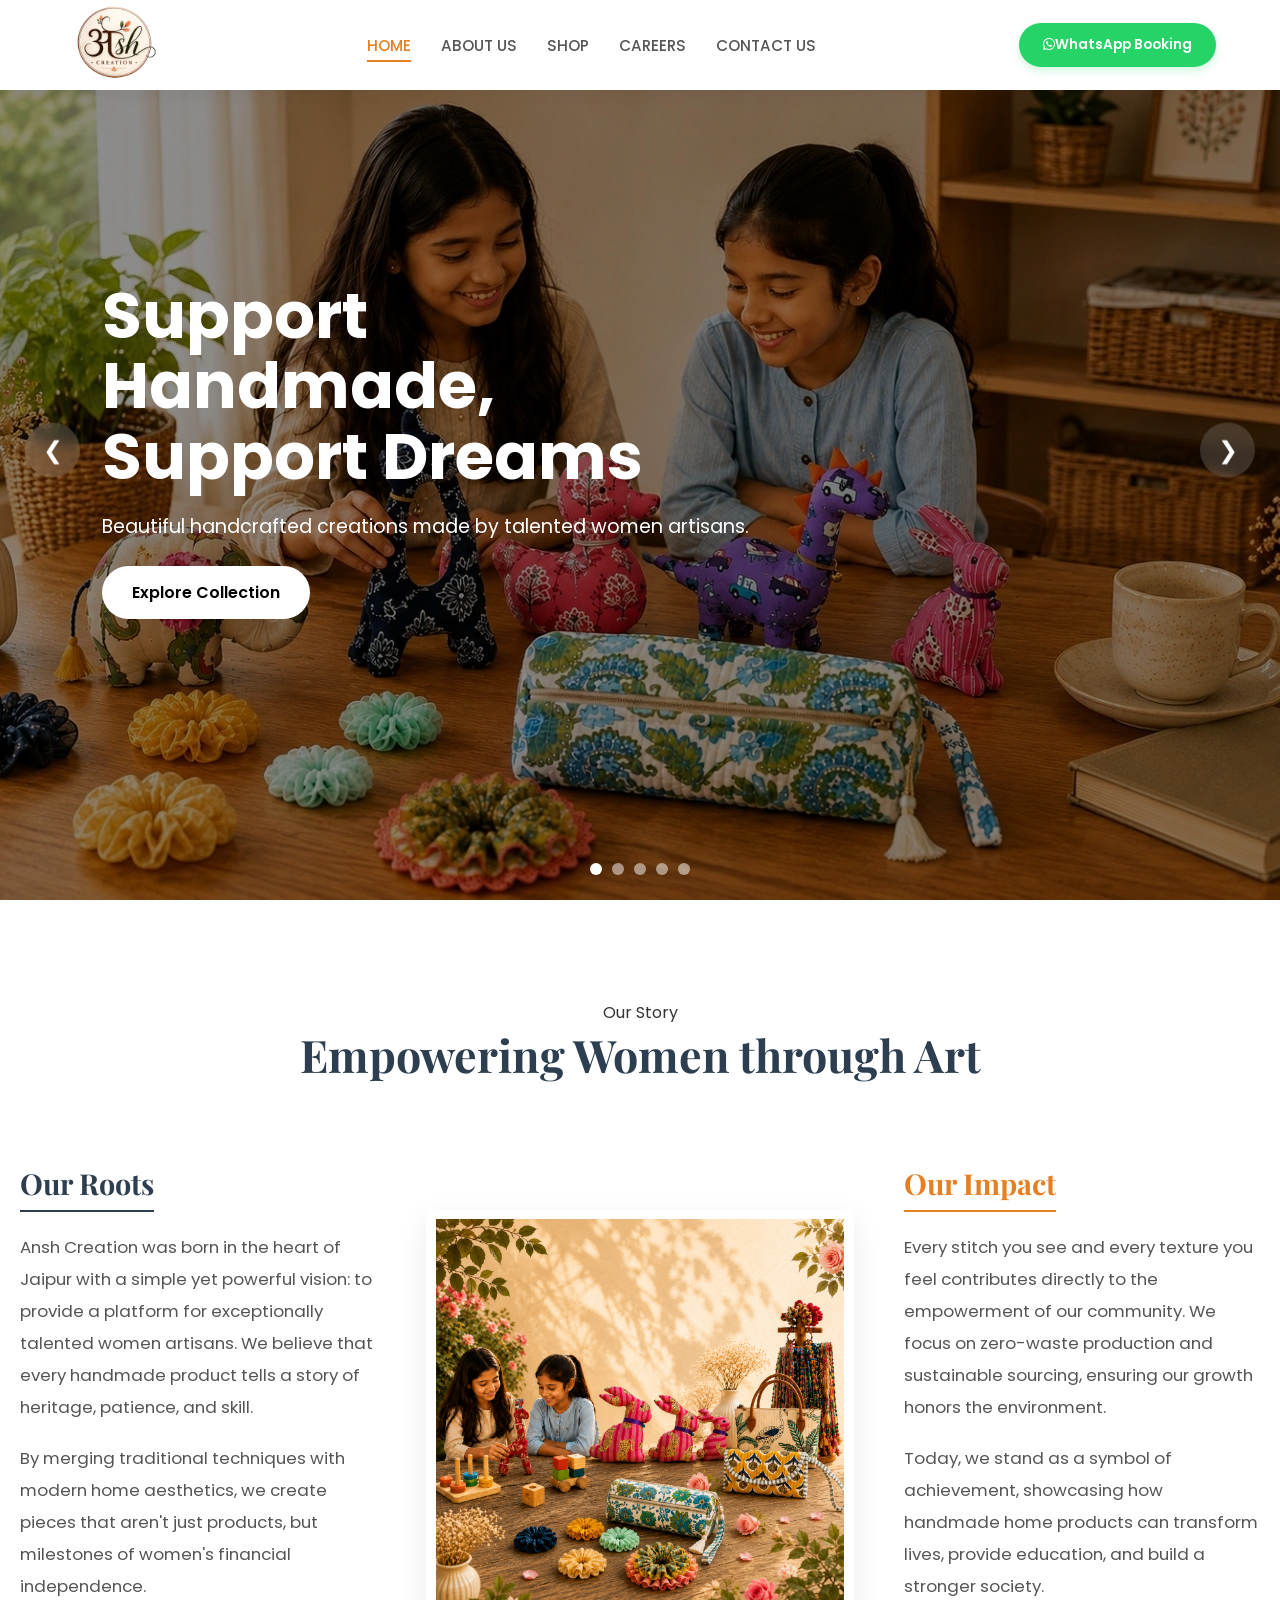
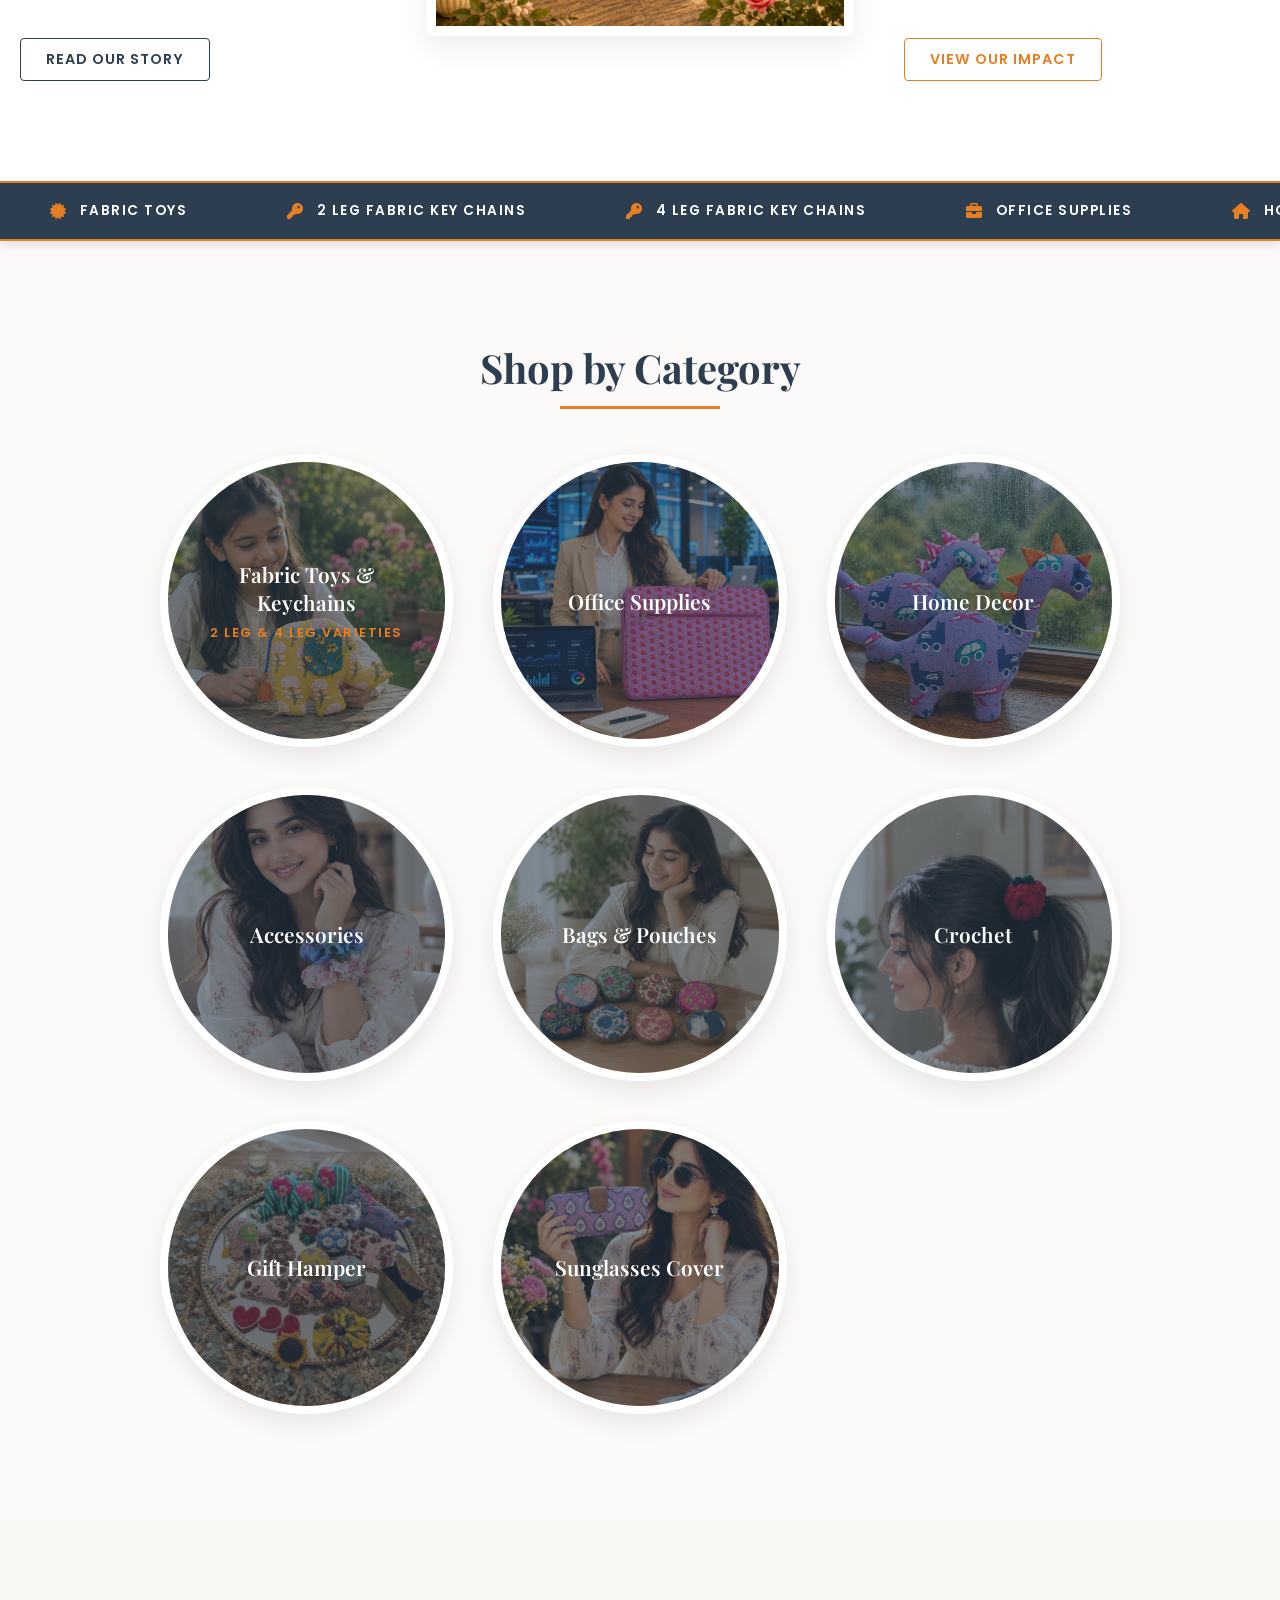
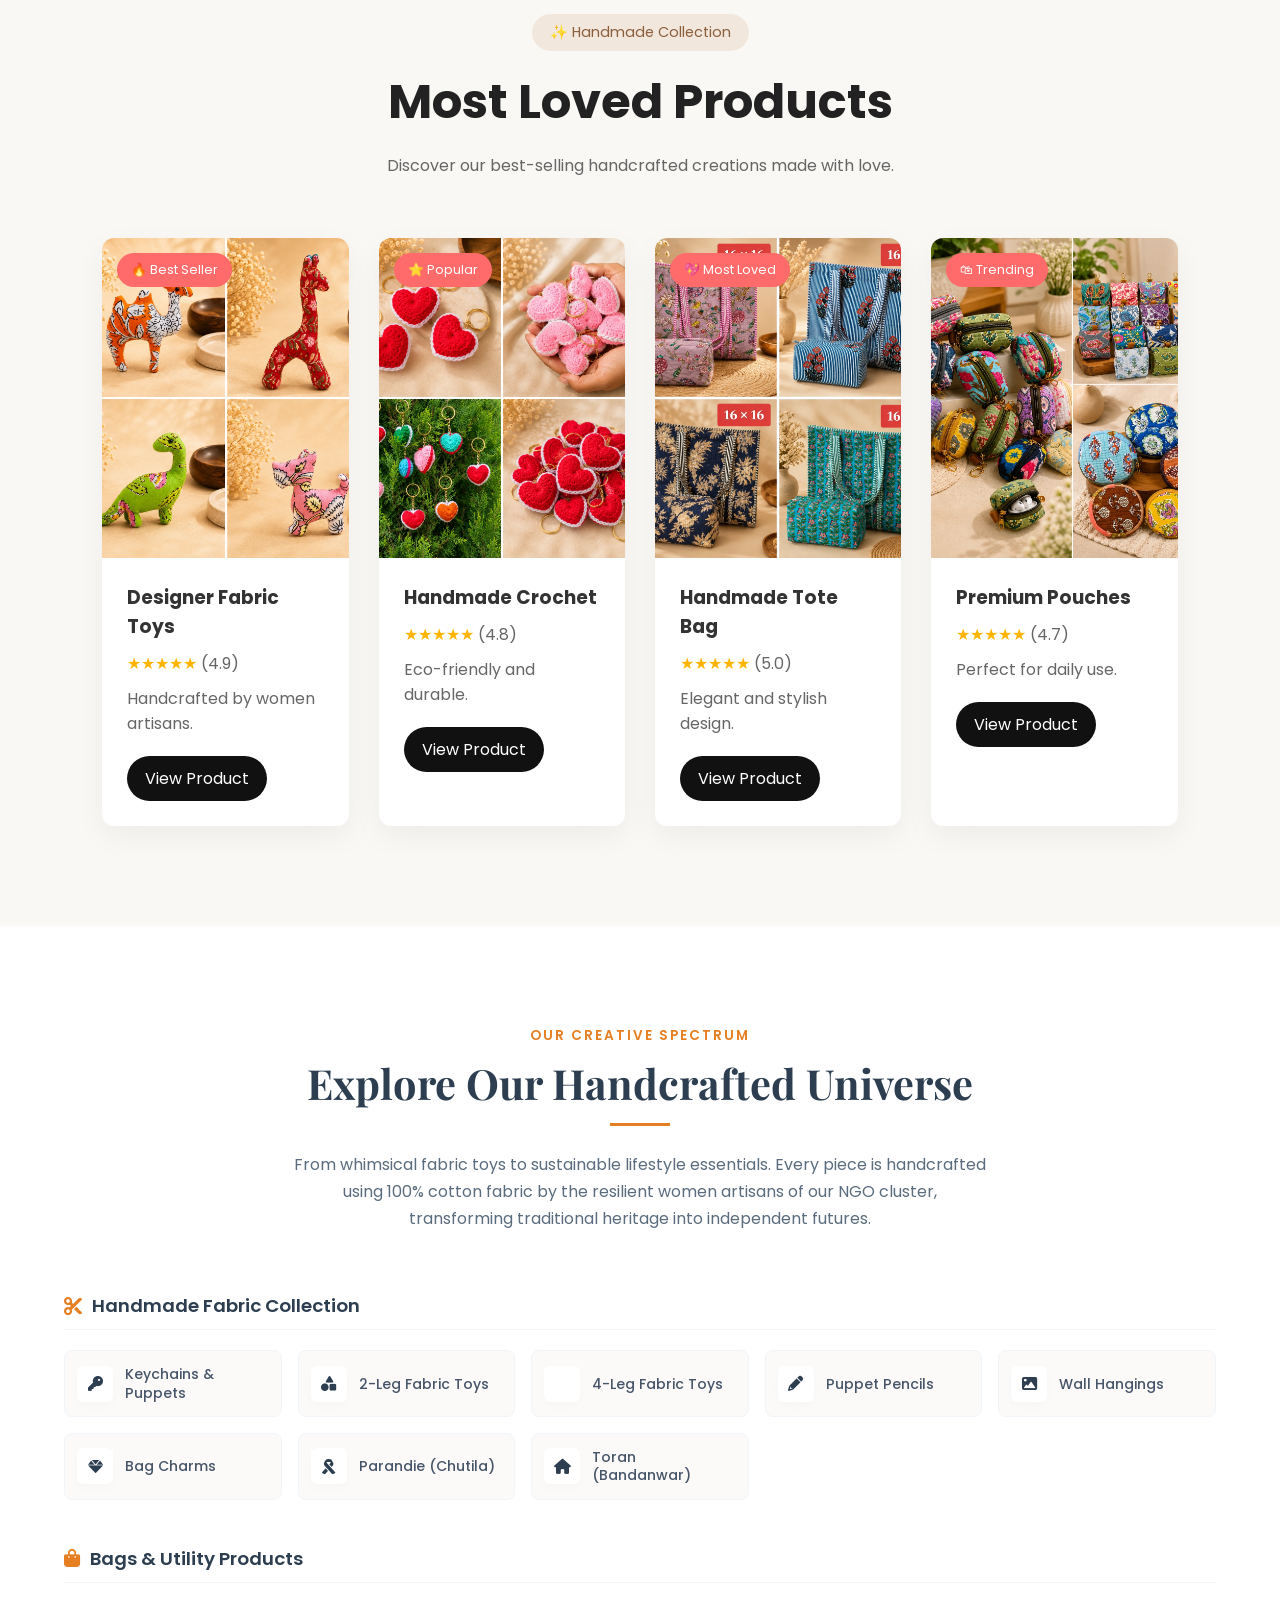
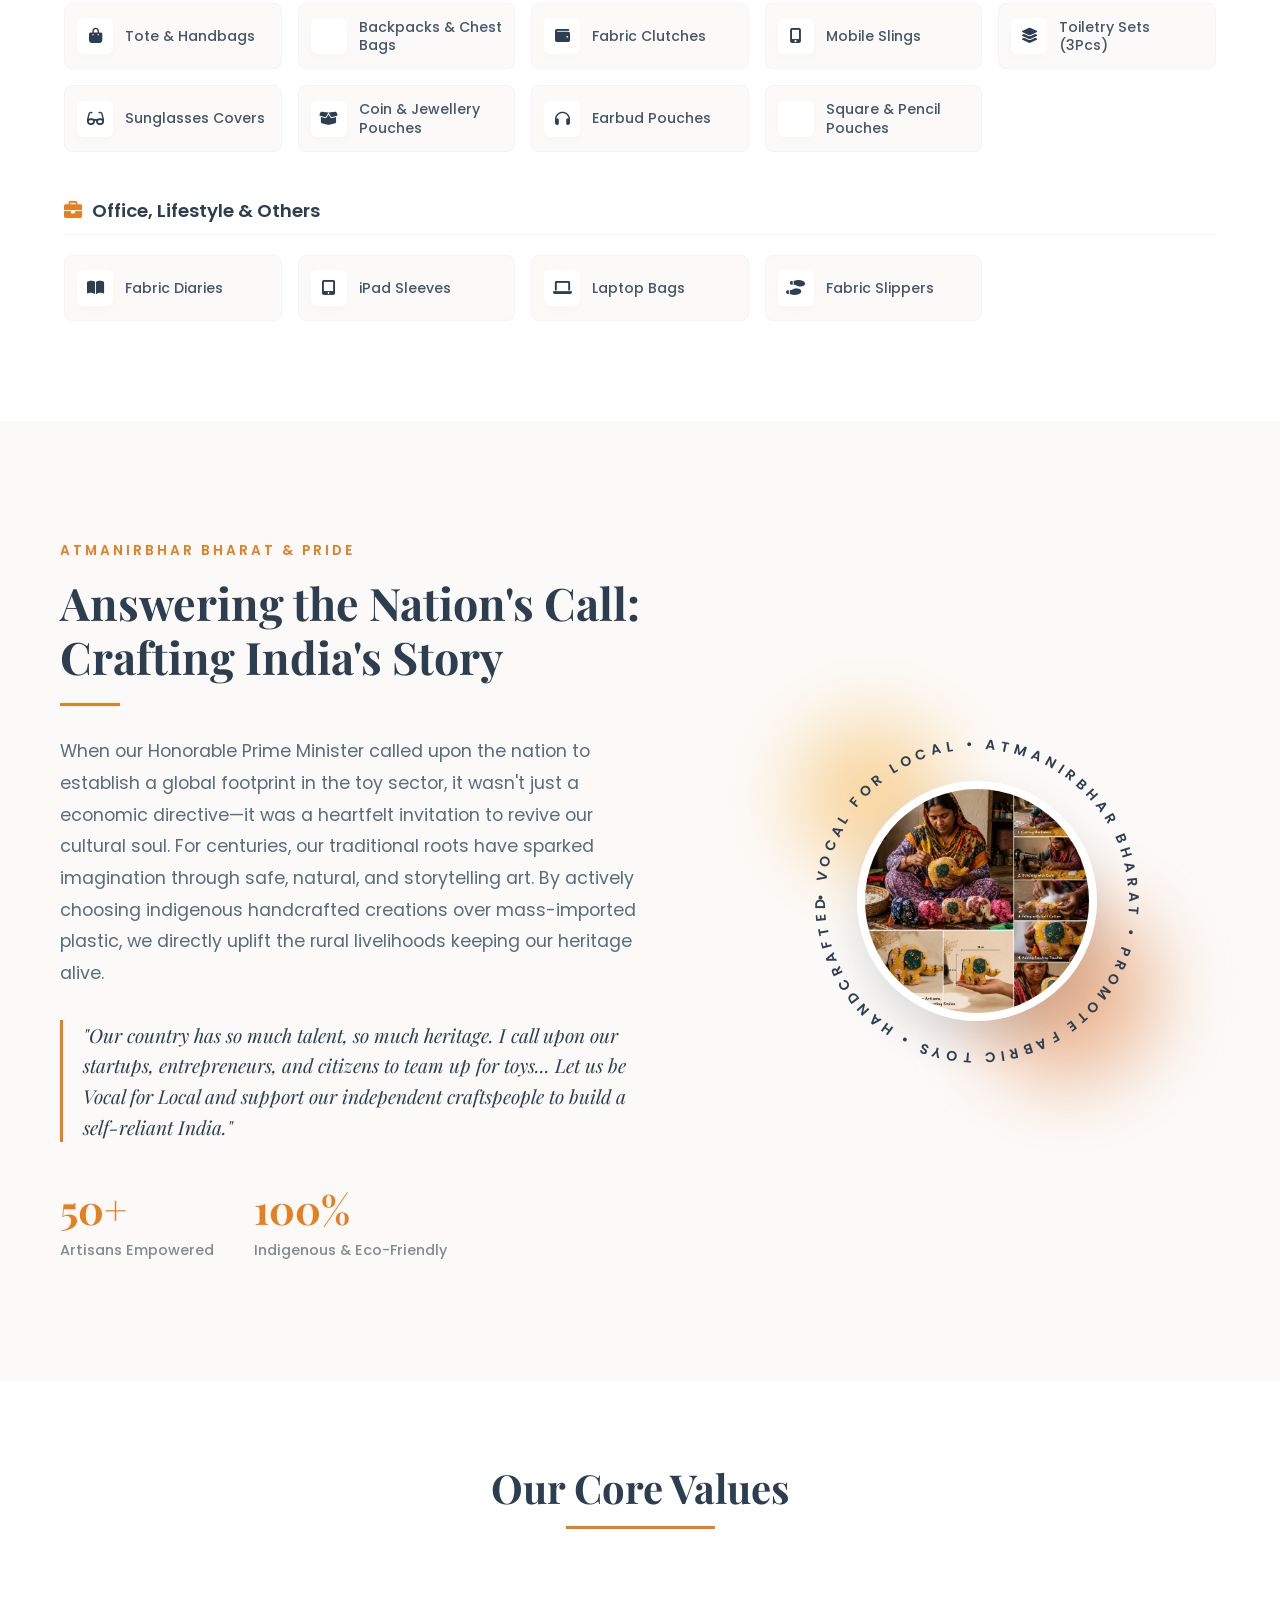
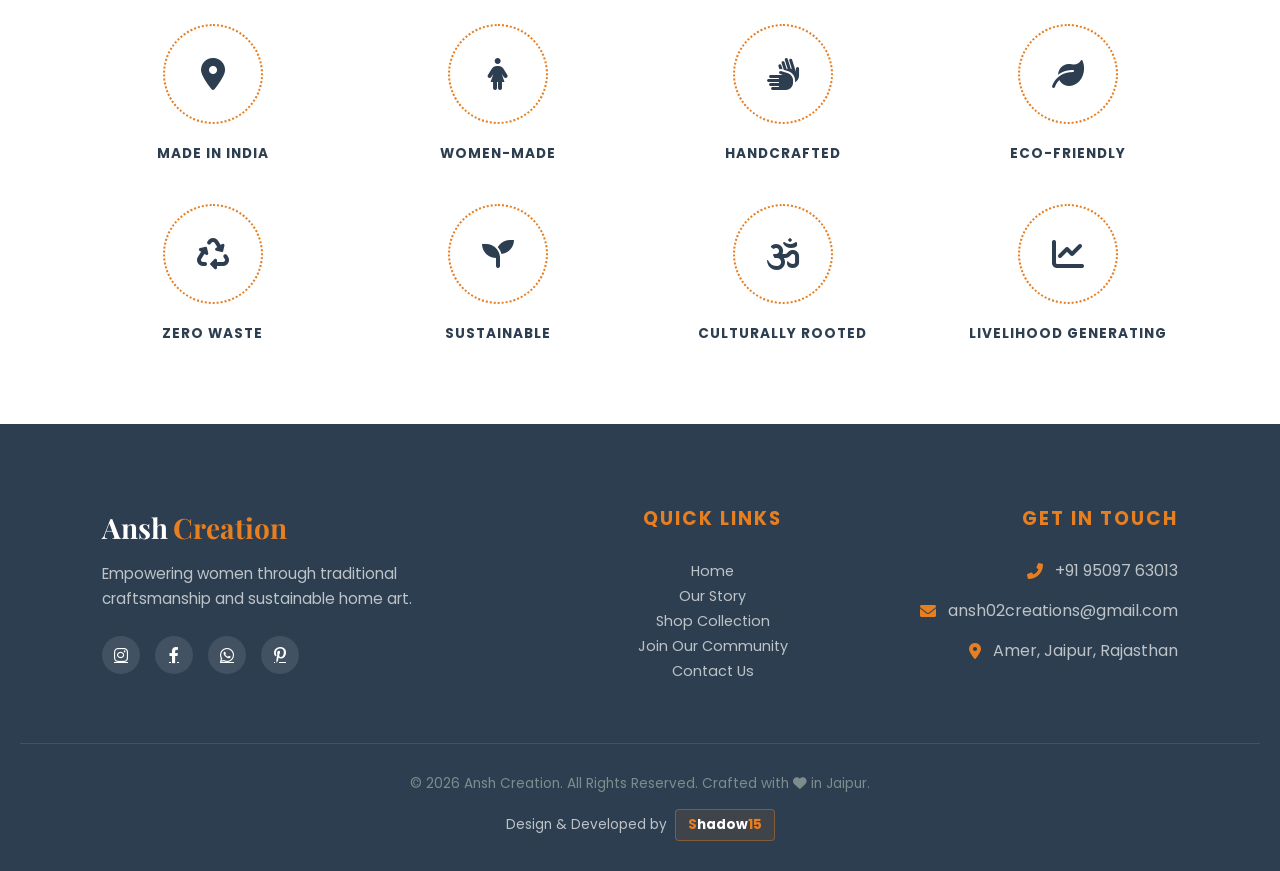
<file: index.html>
<!DOCTYPE html>
<html lang="en">
<head>
    <meta charset="UTF-8">
    <meta name="viewport" content="width=device-width, initial-scale=1.0">
    <title>Ansh Creation | Handmade Home Products</title>
    <link rel="stylesheet" href="style.css">
    <!-- Font Awesome for Icons -->
    <link rel="stylesheet" href="https://cdnjs.cloudflare.com/ajax/libs/font-awesome/6.0.0/css/all.min.css">
    <!-- Google Fonts for a premium look -->
    <link href="https://fonts.googleapis.com/css2?family=Playfair+Display:wght@700&family=Poppins:wght@300;400;600&display=swap" rel="stylesheet">
</head>
<body>

    <!-- Navigation Bar -->
    <nav class="navbar">
        <!-- Brand Name on the Left -->
       <div class="nav-brand">
    <a href="index.html">
        <img src="Assets/Logo.webp" alt="Ansh Creation Logo" class="nav-logo">
        <!-- <span class="brand-ansh">Ansh</span>
        <span class="brand-creation">Creation</span> -->
    </a>
</div>

<style>
    .nav-brand a {
        display: flex;
        align-items: center;
        gap: 10px;
        text-decoration: none;
    }

    .nav-logo {
        width: 100px;
        height: 150px;
        object-fit: contain;
        border-radius: 50%;
    }

    .brand-ansh {
        font-size: 28px;
        font-weight: 700;
        color: #000;
    }

    .brand-creation {
        font-size: 28px;
        font-weight: 700;
        color: #c89b3c;
    }

    @media (max-width: 768px) {
        .nav-logo {
            width: 100px;
            height: 80px;
        }

        .brand-ansh,
        .brand-creation {
            font-size: 22px;
        }
    }
</style>

        <!-- Links in the Middle -->
        <div class="nav-links">
            <a href="index.html" class="active">Home</a>
            <a href="about.html">About Us</a>
            <a href="shop.html">Shop</a>
            <a href="career.html">Careers</a>
            <a href="contact.html">Contact Us</a>
        </div>
        
        <!-- Action Button on the Right -->
        <div class="nav-actions">
            <a href="https://wa.me/+919509763013" class="whatsapp-btn" target="_blank">
                <i class="fab fa-whatsapp"></i> <span>WhatsApp Booking</span>
            </a>
        </div>

        <!-- Mobile Menu Toggle -->
        <div class="menu-toggle" id="mobile-menu">
            <i class="fas fa-bars"></i>
        </div>
    </nav>

    <!-- Hero Slider Section -->
<section class="hero-slider">

    <div class="slider-container">

        <!-- Slide 1 -->
        <div class="slide active">

             <img src="Assets/img/Hero section slides/slide 1 pc.webp"
                class="hero-desktop"
                alt="Slide 5">

            <img src="Assets/img/Hero section slides/slide 1 mobile.webp"
                class="hero-mobile"
                alt="Slide 1">

            <div class="slide-content">
                <h1>Support Handmade, Support Dreams</h1>
                <p>Beautiful handcrafted creations made by talented women artisans.</p>
                <a href="shop.html" class="hero-btn">Explore Collection</a>
            </div>

        </div>

        <!-- Slide 2 -->
        <div class="slide">

<img src="Assets/img/Hero section slides/slide 2 pc.webp"
                class="hero-desktop"
                alt="Slide 5">

            <img src="Assets/img/Hero section slides/slide 2 mobile.webp"
                class="hero-mobile"
                alt="Slide 2">

            <div class="slide-content">
                <h1>Empowering Women Through Craft</h1>
                <p>Every purchase supports a family's future.</p>
                <a href="about.html" class="hero-btn">Learn More</a>
            </div>

        </div>

        <!-- Slide 3 -->
        <div class="slide">

             <img src="Assets/img/Hero section slides/slide 3 pc.webp"
                class="hero-desktop"
                alt="Slide 3">

            <img src="Assets/img/Hero section slides/slide 3 mobile.webp"
                class="hero-mobile"
                alt="Slide 5">

            <div class="slide-content">
                <h1>Made In India</h1>
                <p>Promoting local craftsmanship and sustainable products.</p>
                <a href="shop.html" class="hero-btn">Shop Now</a>
            </div>

        </div>

        <!-- Slide 4 -->
        <div class="slide">

<img src="Assets/img/Hero section slides/slide 4 pc.webp"
                class="hero-desktop"
                alt="Slide 5">

            <img src="Assets/img/Hero section slides/slide 4 mobile.webp"
                class="hero-mobile"
                alt="Slide 4">

            <div class="slide-content">
                <h1>Vocal For Local</h1>
                <p>Supporting Indian artisans and handmade businesses.</p>
                <a href="shop.html" class="hero-btn">View Products</a>
            </div>

        </div>

        <!-- Slide 5 -->
        <div class="slide">

<img src="Assets/img/Hero section slides/slide 5 pc.webp"
                class="hero-desktop"
                alt="Slide 5">

            <img src="Assets/img/Hero section slides/slide 5 mobile.webp"
                class="hero-mobile"
                alt="Slide 5">

            <div class="slide-content">
                <h1>Crafted With Love</h1>
                <p>Unique handmade products designed with passion.</p>
                <a href="contact.html" class="hero-btn">Contact Us</a>
            </div>

        </div>

        <!-- Arrows -->
        <button class="slider-btn prev">&#10094;</button>
        <button class="slider-btn next">&#10095;</button>

        <!-- Dots -->
        <div class="slider-dots">
            <span class="dot active"></span>
            <span class="dot"></span>
            <span class="dot"></span>
            <span class="dot"></span>
            <span class="dot"></span>
        </div>

    </div>

</section>

<section class="about-section">
    <div class="container">
        <!-- Heading Section -->
        <div class="about-header">
            <span class="sub-heading">Our Story</span>
            <h2 class="main-heading">Empowering Women through Art</h2>
            <div class="heading-separator"></div>
        </div>

        <!-- Three-Column Content -->
        <div class="about-grid">
            <!-- Left Side: Paragraph -->
            <div class="about-column text-left">
                <h3 class="roots-heading">Our Roots</h3>
                <p>
                    Ansh Creation was born in the heart of Jaipur with a simple yet powerful vision: to provide a platform for exceptionally talented women artisans. We believe that every handmade product tells a story of heritage, patience, and skill.
                </p>
                <p>
                    By merging traditional techniques with modern home aesthetics, we create pieces that aren't just products, but milestones of women's financial independence.
                </p>
                <!-- Read More Button -->
                <a href="about.html" class="read-more-btn roots-btn">Read Our Story</a>
            </div>

            <!-- Middle: Square Photo -->
            <div class="about-column image-center">
                <div class="image-frame">
                    <img src="Assets/about us.png" alt="Artisan at work">
                </div>
            </div>

            <!-- Right Side: Paragraph -->
            <div class="about-column text-right">
                <h3 class="impact-heading">Our Impact</h3>
                <p>
                    Every stitch you see and every texture you feel contributes directly to the empowerment of our community. We focus on zero-waste production and sustainable sourcing, ensuring our growth honors the environment.
                </p>
                <p>
                    Today, we stand as a symbol of achievement, showcasing how handmade home products can transform lives, provide education, and build a stronger society.
                </p>
                <!-- Read More Button -->
                <a href="about.html" class="read-more-btn impact-btn">View Our Impact</a>
            </div>
        </div>
    </div>
</section>


<!-- Scrolling Marquee Section -->
<div class="marquee-container">
    <div class="marquee-content">
        <!-- Group 1 -->
        <span class="marquee-item"><i class="fas fa-certificate"></i> Fabric Toys</span>
        <span class="marquee-item"><i class="fas fa-key"></i> 2 Leg Fabric Key Chains</span>
        <span class="marquee-item"><i class="fas fa-key"></i> 4 Leg Fabric Key Chains</span>
        <span class="marquee-item"><i class="fas fa-briefcase"></i> Office Supplies</span>
        <span class="marquee-item"><i class="fas fa-home"></i> Home Decor</span>
        <span class="marquee-item"><i class="fas fa-gem"></i> Accessories</span>
        <span class="marquee-item"><i class="fas fa-shopping-bag"></i> Bags & Pouches</span>
        <span class="marquee-item"><i class="fas fa-cut"></i> Crochet</span>
        
        <!-- Group 2 (Duplicate for Seamless Infinite Loop) -->
        <span class="marquee-item"><i class="fas fa-certificate"></i> Fabric Toys</span>
        <span class="marquee-item"><i class="fas fa-key"></i> 2 Leg Fabric Key Chains</span>
        <span class="marquee-item"><i class="fas fa-key"></i> 4 Leg Fabric Key Chains</span>
        <span class="marquee-item"><i class="fas fa-briefcase"></i> Office Supplies</span>
        <span class="marquee-item"><i class="fas fa-home"></i> Home Decor</span>
        <span class="marquee-item"><i class="fas fa-gem"></i> Accessories</span>
        <span class="marquee-item"><i class="fas fa-shopping-bag"></i> Bags & Pouches</span>
        <span class="marquee-item"><i class="fas fa-cut"></i> Crochet</span>
    </div>
</div>

<section class="category-section">
    <div class="container">
        <h2 class="section-title">Shop by Category</h2>

        <div class="category-grid">

            <a href="shop.html?cat=toys" class="category-card">
                <img src="Assets/img/Fabric Toys & keychains/photo 1.webp" alt="Fabric Toys">
                <div class="category-overlay">
                    <h3>Fabric Toys & Keychains</h3>
                    <p>2 Leg & 4 Leg Varieties</p>
                </div>
            </a>

            <a href="shop.html?cat=office" class="category-card">
                <img src="Assets/img/Office supplies/photo 1.webp" alt="Office Supplies">
                <div class="category-overlay">
                    <h3>Office Supplies</h3>
                </div>
            </a>

            <!-- Changed home-decor -> decor -->
            <a href="shop.html?cat=decor" class="category-card">
                <img src="Assets/img/Home decore/photo 4.webp" alt="Home Decor">
                <div class="category-overlay">
                    <h3>Home Decor</h3>
                </div>
            </a>

            <a href="shop.html?cat=accessories" class="category-card">
                <img src="Assets/img/Accessories/acc 5.webp" alt="Accessories">
                <div class="category-overlay">
                    <h3>Accessories</h3>
                </div>
            </a>

            <a href="shop.html?cat=bags" class="category-card">
                <img src="Assets/img/Bags & pouches/photo 2.jpg" alt="Bags & Pouches">
                <div class="category-overlay">
                    <h3>Bags & Pouches</h3>
                </div>
            </a>

            <a href="shop.html?cat=crochet" class="category-card">
                <img src="Assets/img/crochet/cro 8.jpeg" alt="Crochet">
                <div class="category-overlay">
                    <h3>Crochet</h3>
                </div>
            </a>

            <!-- Changed home-decor -> Gift -->
            <a href="shop.html?cat=Gift" class="category-card">
                <img src="Assets/img/Gift hampers/photo 3.webp" alt="Gift Hamper">
                <div class="category-overlay">
                    <h3>Gift Hamper</h3>
                </div>
            </a>

            <!-- Changed home-decor -> Sunglass -->
            <a href="shop.html?cat=Sunglass" class="category-card">
                <img src="Assets/img/sunglasses cover/sunglass 11.webp" alt="Sunglasses Cover">
                <div class="category-overlay">
                    <h3>Sunglasses Cover</h3>
                </div>
            </a>

        </div>
    </div>
</section>


<section class="featured-products">

    <div class="section-header">
        <span class="section-tag">✨ Handmade Collection</span>
        <h2>Most Loved Products</h2>
        <p>Discover our best-selling handcrafted creations made with love.</p>
    </div>

    <div class="products-grid">

        <!-- Product 1 -->
        <div class="product-card">

            <span class="badge">🔥 Best Seller</span>

            <div class="product-image">
                <img src="Assets/img/New folder/home page/best seller.webp" alt="">
            </div>

            <div class="product-info">
                <h3>Designer Fabric Toys</h3>

                <div class="rating">
                    ★★★★★ <span>(4.9)</span>
                </div>

                <p>Handcrafted by women artisans.</p>

                <div class="product-footer">
                    <a href="shop.html?cat=toys" class="view-btn">
                        View Product
                    </a>
                </div>

            </div>

        </div>

        <!-- Product 2 -->
        <div class="product-card">

            <span class="badge">⭐ Popular</span>

            <div class="product-image">
                <img src="Assets/img/New folder/home page/popular.webp" alt="">
            </div>

            <div class="product-info">
                <h3>Handmade Crochet</h3>

                <div class="rating">
                    ★★★★★ <span>(4.8)</span>
                </div>

                <p>Eco-friendly and durable.</p>

                <div class="product-footer">
                    <a href="shop.html?cat=crochet" class="view-btn">
                        View Product
                    </a>
                </div>

            </div>

        </div>

        <!-- Product 3 -->
        <div class="product-card">

            <span class="badge">💖 Most Loved</span>

            <div class="product-image">
                <img src="Assets/img/New folder/home page/most loved.webp" alt="">
            </div>

            <div class="product-info">
                <h3>Handmade Tote Bag</h3>

                <div class="rating">
                    ★★★★★ <span>(5.0)</span>
                </div>

                <p>Elegant and stylish design.</p>

                <div class="product-footer">
                    <a href="shop.html?cat=bags" class="view-btn">
                        View Product
                    </a>
                </div>

            </div>

        </div>

        <!-- Product 4 -->
        <div class="product-card">

            <span class="badge">🛍 Trending</span>

            <div class="product-image">
                <img src="Assets/img/New folder/home page/trending.webp" alt="">
            </div>

            <div class="product-info">
                <h3>Premium Pouches</h3>

                <div class="rating">
                    ★★★★★ <span>(4.7)</span>
                </div>

                <p>Perfect for daily use.</p>

                <div class="product-footer">
                    <a href="shop.html?cat=bags" class="view-btn">
                        View Product
                    </a>
                </div>

            </div>

        </div>

    </div>

</section>




<!-- ==========================================
     HTML: INDEX PAGE - COLLECTION MOSAIC GRID
     ========================================== -->
<section class="mosaic-collection-section">
    <div class="container mosaic-container">
        
        <!-- Header Text Block -->
        <div class="mosaic-header">
            <span class="mosaic-sub-tag">Our Creative Spectrum</span>
            <h2 class="mosaic-main-heading">Explore Our Handcrafted Universe</h2>
            <div class="mosaic-separator"></div>
            <p class="mosaic-desc">
                From whimsical fabric toys to sustainable lifestyle essentials. Every piece is handcrafted using 100% cotton fabric by the resilient women artisans of our NGO cluster, transforming traditional heritage into independent futures.
            </p>
        </div>

        <!-- 1. CATEGORY GROUP: FABRIC COLLECTION -->
        <div class="mosaic-group-wrapper">
            <h3 class="group-title"><i class="fas fa-cut"></i> Handmade Fabric Collection</h3>
            <div class="mosaic-micro-grid">
                <div class="micro-card">
                    <div class="micro-icon"><i class="fas fa-key"></i></div>
                    <span>Keychains & Puppets</span>
                </div>
                <div class="micro-card">
                    <div class="micro-icon"><i class="fas fa-shapes"></i></div>
                    <span>2-Leg Fabric Toys</span>
                </div>
                <div class="micro-card">
                    <div class="micro-icon"><i class="fas fa-elephant"></i></div>
                    <span>4-Leg Fabric Toys</span>
                </div>
                <div class="micro-card">
                    <div class="micro-icon"><i class="fas fa-pencil-alt"></i></div>
                    <span>Puppet Pencils</span>
                </div>
                <div class="micro-card">
                    <div class="micro-icon"><i class="fas fa-image"></i></div>
                    <span>Wall Hangings</span>
                </div>
                <div class="micro-card">
                    <div class="micro-icon"><i class="fas fa-gem"></i></div>
                    <span>Bag Charms</span>
                </div>
                <div class="micro-card">
                    <div class="micro-icon"><i class="fas fa-ribbon"></i></div>
                    <span>Parandie (Chutila)</span>
                </div>
                <div class="micro-card">
                    <div class="micro-icon"><i class="fas fa-home"></i></div>
                    <span>Toran (Bandanwar)</span>
                </div>
            </div>
        </div>

        <!-- 2. CATEGORY GROUP: BAGS & UTILITY -->
        <div class="mosaic-group-wrapper">
            <h3 class="group-title"><i class="fas fa-shopping-bag"></i> Bags & Utility Products</h3>
            <div class="mosaic-micro-grid">
                <div class="micro-card">
                    <div class="micro-icon"><i class="fas fa-shopping-bag"></i></div>
                    <span>Tote & Handbags</span>
                </div>
                <div class="micro-card">
                    <div class="micro-icon"><i class="fas fa-backpack"></i></div>
                    <span>Backpacks & Chest Bags</span>
                </div>
                <div class="micro-card">
                    <div class="micro-icon"><i class="fas fa-wallet"></i></div>
                    <span>Fabric Clutches</span>
                </div>
                <div class="micro-card">
                    <div class="micro-icon"><i class="fas fa-mobile-alt"></i></div>
                    <span>Mobile Slings</span>
                </div>
                <div class="micro-card">
                    <div class="micro-icon"><i class="fas fa-layer-group"></i></div>
                    <span>Toiletry Sets (3Pcs)</span>
                </div>
                <div class="micro-card">
                    <div class="micro-icon"><i class="fas fa-glasses"></i></div>
                    <span>Sunglasses Covers</span>
                </div>
                <div class="micro-card">
                    <div class="micro-icon"><i class="fas fa-box-open"></i></div>
                    <span>Coin & Jewellery Pouches</span>
                </div>
                <div class="micro-card">
                    <div class="micro-icon"><i class="fas fa-headphones"></i></div>
                    <span>Earbud Pouches</span>
                </div>
                <div class="micro-card">
                    <div class="micro-icon"><i class="fas fa-pencil-case"></i></div>
                    <span>Square & Pencil Pouches</span>
                </div>
            </div>
        </div>

        <!-- 3. CATEGORY GROUP: OFFICE & LIFESTYLE -->
        <div class="mosaic-group-wrapper">
            <h3 class="group-title"><i class="fas fa-briefcase"></i> Office, Lifestyle & Others</h3>
            <div class="mosaic-micro-grid">
                <div class="micro-card">
                    <div class="micro-icon"><i class="fas fa-book-open"></i></div>
                    <span>Fabric Diaries</span>
                </div>
                <div class="micro-card">
                    <div class="micro-icon"><i class="fas fa-tablet-alt"></i></div>
                    <span>iPad Sleeves</span>
                </div>
                <div class="micro-card">
                    <div class="micro-icon"><i class="fas fa-laptop"></i></div>
                    <span>Laptop Bags</span>
                </div>
                <div class="micro-card">
                    <div class="micro-icon"><i class="fas fa-shoe-prints"></i></div>
                    <span>Fabric Slippers</span>
                </div>
            </div>
        </div>

    </div>
</section>
<!-- ==========================================
     HTML: VOCAL FOR LOCAL VISION SPOTLIGHT (UPDATED FOR PM VISION)
     ========================================== -->
<section class="vision-section">
    <div class="container vision-container">
        
        <!-- LEFT SIDE: Emotional Narrative & PM Vision -->
        <div class="vision-content">
            <span class="vision-tag">Atmanirbhar Bharat & Pride</span>
            <h2 class="vision-title">Answering the Nation's Call: Crafting India's Story</h2>
            <div class="vision-line"></div>
            
            <p class="vision-text">
                When our Honorable Prime Minister called upon the nation to establish a global footprint in the toy sector, it wasn't just a economic directive—it was a heartfelt invitation to revive our cultural soul. For centuries, our traditional roots have sparked imagination through safe, natural, and storytelling art. By actively choosing indigenous handcrafted creations over mass-imported plastic, we directly uplift the rural livelihoods keeping our heritage alive.
            </p>
            
            <blockquote class="vision-quote">
                "Our country has so much talent, so much heritage. I call upon our startups, entrepreneurs, and citizens to team up for toys... Let us be Vocal for Local and support our independent craftspeople to build a self-reliant India."
            </blockquote>

            <div class="vision-stats">
                <div class="stat-item">
                    <h3>50+</h3>
                    <p>Artisans Empowered</p>
                </div>
                <div class="stat-item">
                    <h3>100%</h3>
                    <p>Indigenous & Eco-Friendly</p>
                </div>
            </div>
        </div>

        <!-- RIGHT SIDE: The Interactive Circular Badge (Maintained Design) -->
        <div class="vision-graphic-container">
            <div class="circular-badge-wrapper">
                
                <!-- Rotating External Label Rings -->
                <div class="rotating-tags-ring">
                    <svg viewBox="0 0 300 300" class="rotating-text-svg">
                        <path id="textPath" d="M 150, 150 m -120, 0 a 120,120 0 1,1 240,0 a 120,120 0 1,1 -240,0" fill="transparent"/>
                        <text class="circle-text">
                            <textPath href="#textPath" startOffset="0%">
                                • VOCAL FOR LOCAL • ATMANIRBHAR BHARAT • PROMOTE FABRIC TOYS • HANDCRAFTED IN JAIPUR
                            </textPath>
                        </text>
                    </svg>
                </div>

                <!-- Center Moving Focal Image -->
                <div class="artisan-core-image">
                    <!-- Replace with a high-res photo of your actual artisans working -->
                    <img src="Assets/img/circle photo.webp" alt="Artisan at work in Jaipur">
                    <div class="image-overlay"></div>
                </div>

                <!-- Subtle Decorative Floating Blobs -->
                <div class="floating-blob blob-1"></div>
                <div class="floating-blob blob-2"></div>
            </div>
        </div>

    </div>
</section>


    <section class="values-section">
    <div class="container">
        <div class="values-header">
            <h2 class="section-title">Our Core Values</h2>
            <div class="heading-separator"></div>
        </div>

        <div class="values-grid">
            <div class="value-item">
                <div class="icon-wrapper">
                    <i class="fas fa-map-marker-alt"></i>
                </div>
                <h3>Made in India</h3>
            </div>

            <div class="value-item">
                <div class="icon-wrapper">
                    <i class="fas fa-female"></i>
                </div>
                <h3>Women-Made</h3>
            </div>

            <div class="value-item">
                <div class="icon-wrapper">
                    <i class="fas fa-hands"></i>
                </div>
                <h3>Handcrafted</h3>
            </div>

            <div class="value-item">
                <div class="icon-wrapper">
                    <i class="fas fa-leaf"></i>
                </div>
                <h3>Eco-Friendly</h3>
            </div>

            <div class="value-item">
                <div class="icon-wrapper">
                    <i class="fas fa-recycle"></i>
                </div>
                <h3>Zero Waste</h3>
            </div>

            <div class="value-item">
                <div class="icon-wrapper">
                    <i class="fas fa-seedling"></i>
                </div>
                <h3>Sustainable</h3>
            </div>

            <div class="value-item">
                <div class="icon-wrapper">
                    <i class="fas fa-om"></i>
                </div>
                <h3>Culturally Rooted</h3>
            </div>

            <div class="value-item">
                <div class="icon-wrapper">
                    <i class="fas fa-chart-line"></i>
                </div>
                <h3>Livelihood Generating</h3>
            </div>
        </div>
    </div>
</section>
</main> 
<footer class="footer">
    <div class="container">
        <div class="footer-grid">
            <div class="footer-column brand-col">
                <div class="footer-brand">
                    <span class="brand-ansh">Ansh</span><span class="brand-creation">Creation</span>
                </div>
                <p class="footer-tagline">Empowering women through traditional craftsmanship and sustainable home art.</p>
                <div class="social-links">
                    <a href="https://www.instagram.com/anshcreation0223/" aria-label="Instagram"><i class="fab fa-instagram"></i></a>
                    <a href="#" aria-label="Facebook"><i class="fab fa-facebook-f"></i></a>
                    <a href="https://wa.me/+919509763013" aria-label="WhatsApp"><i class="fab fa-whatsapp"></i></a>
                    <a href="#" aria-label="Pinterest"><i class="fab fa-pinterest-p"></i></a>
                </div>
            </div>

            <div class="footer-column links-col">
                <h3>Quick Links</h3>
                <ul class="footer-nav">
                    <li><a href="index.html">Home</a></li>
                    <li><a href="about.html">Our Story</a></li>
                    <li><a href="shop.html">Shop Collection</a></li>
                    <li><a href="career.html">Join Our Community</a></li>
                    <li><a href="contact.html">Contact Us</a></li>
                </ul>
            </div>

            <div class="footer-column contact-col">
                <h3>Get In Touch</h3>
                <div class="contact-info">
                    <div class="contact-item">
                        <i class="fas fa-phone-alt"></i>
                        <span>+91 95097 63013</span>
                    </div>
                    <div class="contact-item">
                        <i class="fas fa-envelope"></i>
                        <span>ansh02creations@gmail.com</span>
                    </div>
                    <div class="contact-item">
                        <i class="fas fa-map-marker-alt"></i>
                        <span>Amer, Jaipur, Rajasthan</span>
                    </div>
                </div>
            </div>
        </div>

        <div class="footer-bottom">
            <p>&copy; 2026 Ansh Creation. All Rights Reserved. Crafted with <i class="fas fa-heart"></i> in Jaipur.</p>
            
            <div class="agency-credit">
                <span>Design & Developed by</span>
                <a href="https://shadow15.in/" target="_blank" class="shadow-link">
                    <span class="s-letter">S</span>hadow<span class="s-number">15</span>
                </a>
            </div>
        </div>
    </div>
</footer>

    <script src="script.js"></script>
     <script src="shop.js"></script>
</body>
</html>
</file>
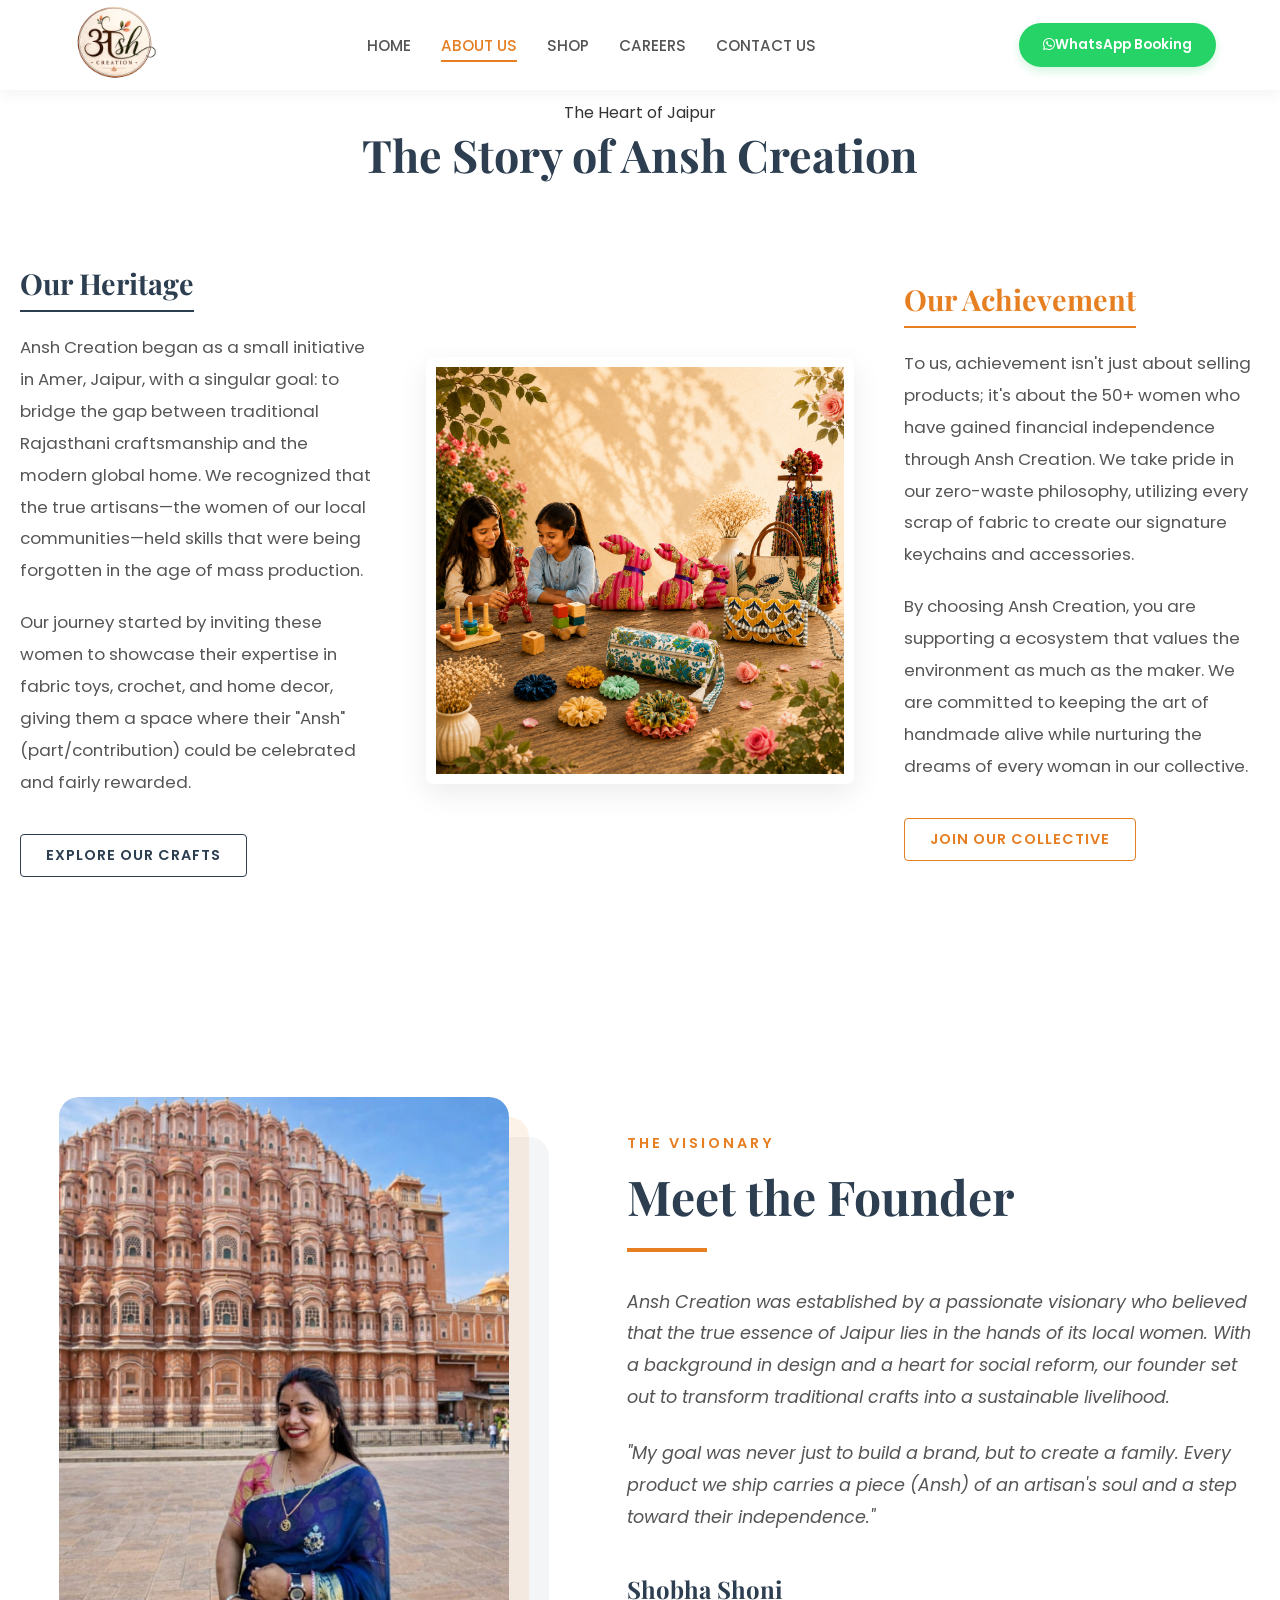
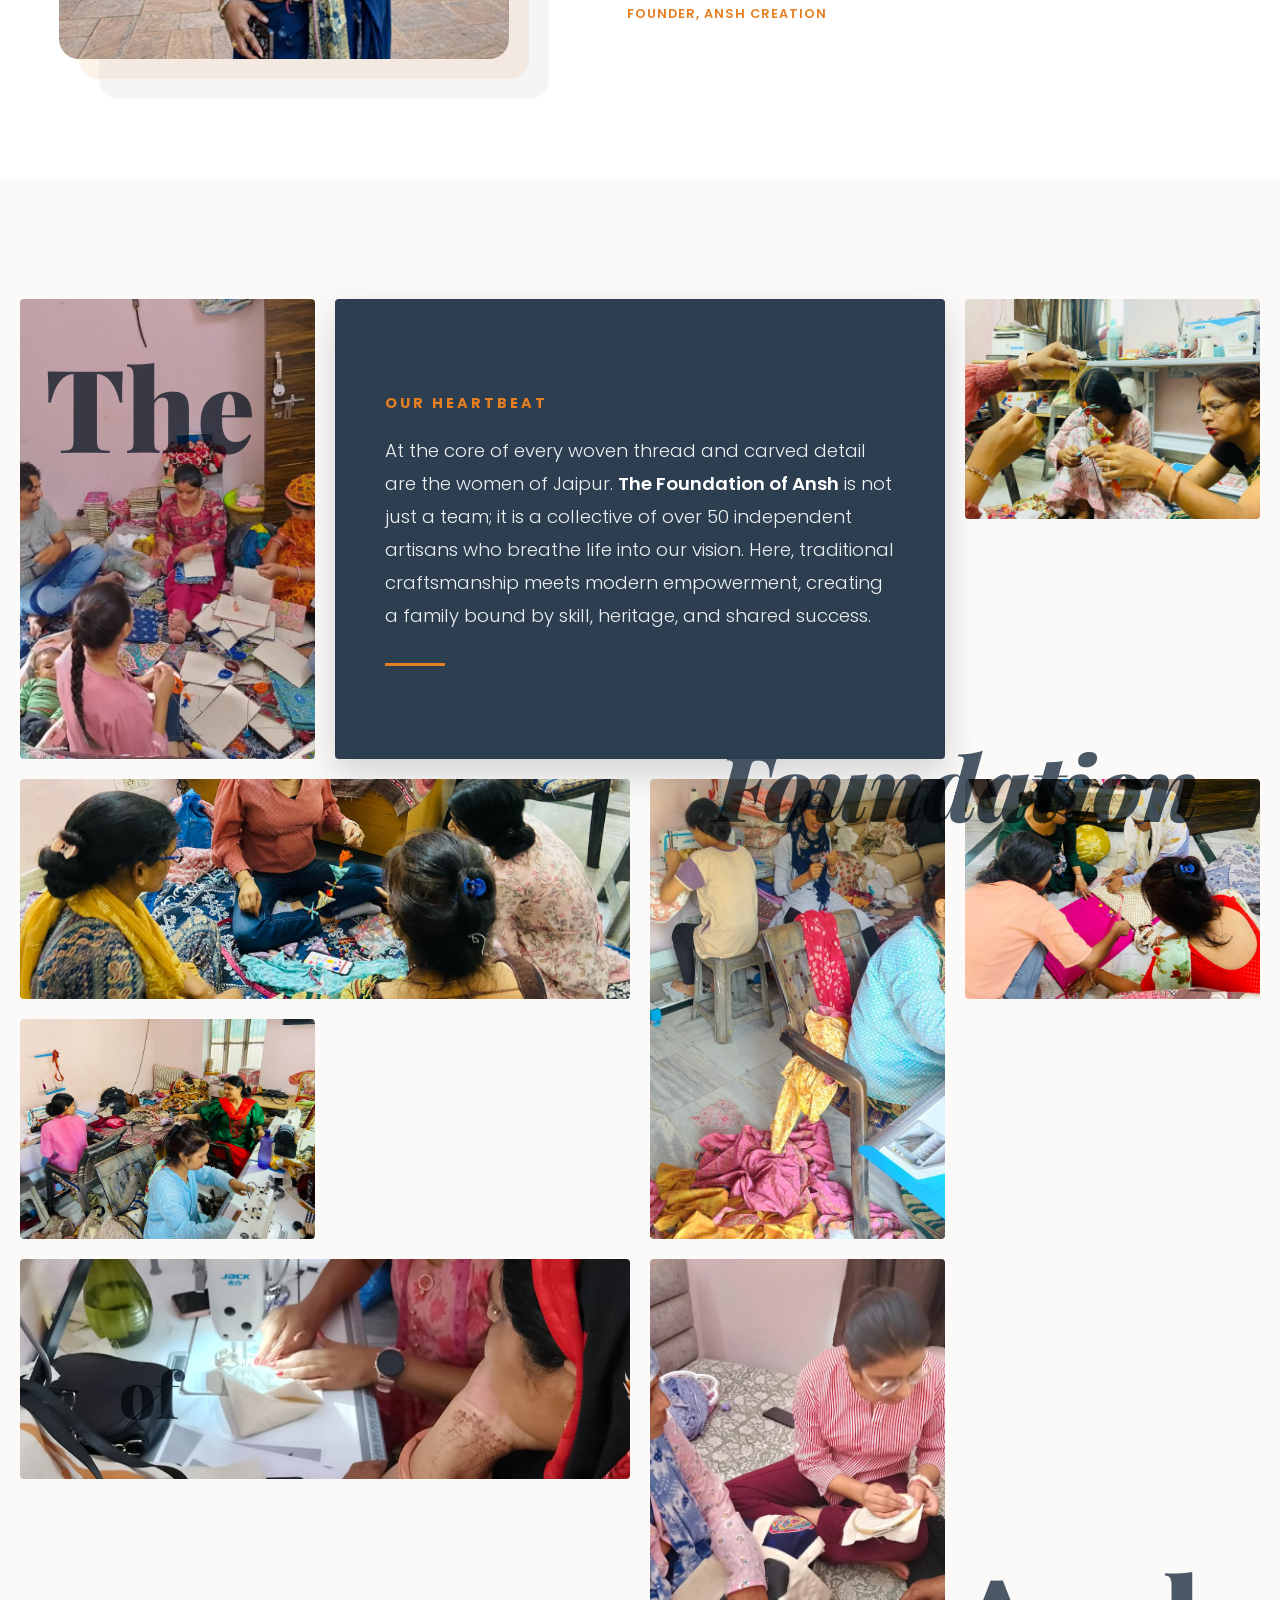
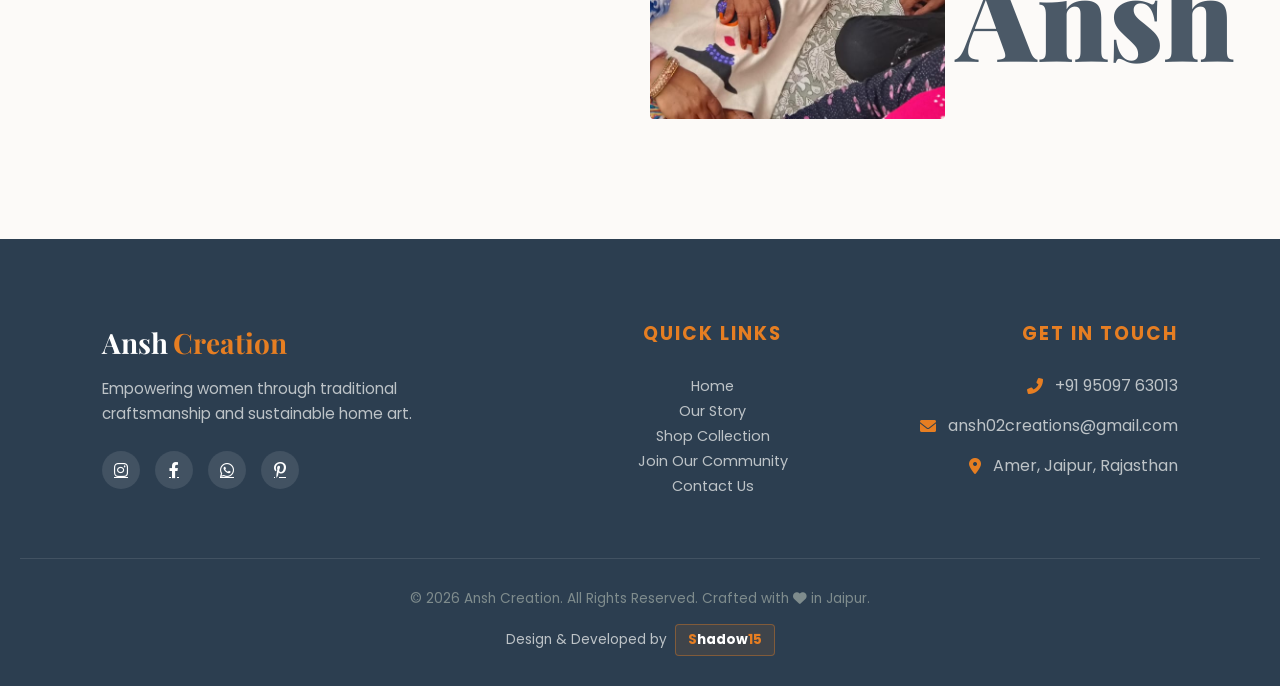
<file: about.html>
<!DOCTYPE html>
<html lang="en">
<head>
    <meta charset="UTF-8">
    <meta name="viewport" content="width=device-width, initial-scale=1.0">
    <title>Ansh Creation | Handmade Home Products</title>
    <link rel="stylesheet" href="style.css">
    <!-- Font Awesome for Icons -->
    <link rel="stylesheet" href="https://cdnjs.cloudflare.com/ajax/libs/font-awesome/6.0.0/css/all.min.css">
    <!-- Google Fonts for a premium look -->
    <link href="https://fonts.googleapis.com/css2?family=Playfair+Display:wght@700&family=Poppins:wght@300;400;600&display=swap" rel="stylesheet">
</head>
<body>

     <!-- Navigation Bar -->
    <nav class="navbar">
        <!-- Brand Name on the Left -->
       <div class="nav-brand">
    <a href="index.html">
        <img src="Assets/Logo.webp" alt="Ansh Creation Logo" class="nav-logo">
        <!-- <span class="brand-ansh">Ansh</span>
        <span class="brand-creation">Creation</span> -->
    </a>
</div>

<style>
    .nav-brand a {
        display: flex;
        align-items: center;
        gap: 10px;
        text-decoration: none;
    }

    .nav-logo {
        width: 100px;
        height: 150px;
        object-fit: contain;
        border-radius: 50%;
    }

    .brand-ansh {
        font-size: 28px;
        font-weight: 700;
        color: #000;
    }

    .brand-creation {
        font-size: 28px;
        font-weight: 700;
        color: #c89b3c;
    }

    @media (max-width: 768px) {
        .nav-logo {
            width: 100px;
            height: 80px;
        }

        .brand-ansh,
        .brand-creation {
            font-size: 22px;
        }
    }
</style>
        <!-- Links in the Middle -->
        <div class="nav-links">
            <a href="index.html" >Home</a>
            <a href="about.html"  class="active"  >About Us</a>
            <a href="shop.html">Shop</a>
            <a href="career.html">Careers</a>
            <a href="contact.html">Contact Us</a>
        </div>
        
        <!-- Action Button on the Right -->
        <div class="nav-actions">
            <a href="https://wa.me/+919509763013" class="whatsapp-btn" target="_blank">
                <i class="fab fa-whatsapp"></i> <span>WhatsApp Booking</span>
            </a>
        </div>

        <!-- Mobile Menu Toggle -->
        <div class="menu-toggle" id="mobile-menu">
            <i class="fas fa-bars"></i>
        </div>
    </nav>
<section class="about-section">
    <div class="container">
        <!-- Heading Section -->
        <div class="about-header">
            <span class="sub-heading">The Heart of Jaipur</span>
            <h2 class="main-heading">The Story of Ansh Creation</h2>
            <div class="heading-separator"></div>
        </div>

        <!-- Three-Column Content -->
        <div class="about-grid">
            <!-- Left Side: Founders & Vision -->
            <div class="about-column text-left">
                <h3 class="roots-heading">Our Heritage</h3>
                <p>
                    Ansh Creation began as a small initiative in Amer, Jaipur, with a singular goal: to bridge the gap between traditional Rajasthani craftsmanship and the modern global home. We recognized that the true artisans—the women of our local communities—held skills that were being forgotten in the age of mass production.
                </p>
                <p>
                    Our journey started by inviting these women to showcase their expertise in fabric toys, crochet, and home decor, giving them a space where their "Ansh" (part/contribution) could be celebrated and fairly rewarded.
                </p>
                <!-- Changed Link to point to Shop -->
                <a href="shop.html" class="read-more-btn roots-btn">Explore Our Crafts</a>
            </div>

            <!-- Middle: Square Photo -->
            <div class="about-column image-center">
                <div class="image-frame">
                    <!-- Updated image to a group/community focused photo -->
                    <img src="Assets/about us.png" alt="Women artisans of Ansh Creation">
                </div>
            </div>

            <!-- Right Side: Achievement & Future -->
            <div class="about-column text-right">
                <h3 class="impact-heading">Our Achievement</h3>
                <p>
                    To us, achievement isn't just about selling products; it's about the 50+ women who have gained financial independence through Ansh Creation. We take pride in our zero-waste philosophy, utilizing every scrap of fabric to create our signature keychains and accessories.
                </p>
                <p>
                    By choosing Ansh Creation, you are supporting a ecosystem that values the environment as much as the maker. We are committed to keeping the art of handmade alive while nurturing the dreams of every woman in our collective.
                </p>
                <!-- Changed Link to point to Contact/Join -->
                <a href="career.html" class="read-more-btn impact-btn">Join Our Collective</a>
            </div>
        </div>
    </div>
</section>


<!-- Meet the Founder Section -->
<section class="founder-section">
    <div class="container">
        <div class="founder-grid">
            
            <!-- Left Side: Founder Image with Unique Shadow -->
            <div class="founder-image-container">
                <div class="founder-image-wrapper">
                    <!-- Replace with actual founder image -->
                    <img src="Assets/img/founder photo.jpeg" alt="Founder of Ansh Creation">
                </div>
            </div>

            <!-- Right Side: Founder Content -->
            <div class="founder-content">
                <span class="founder-sub">The Visionary</span>
                <h2 class="founder-title">Meet the Founder</h2>
                <div class="title-line"></div>
                
                <p class="founder-text">
                    Ansh Creation was established by a passionate visionary who believed that the true essence of Jaipur lies in the hands of its local women. With a background in design and a heart for social reform, our founder set out to transform traditional crafts into a sustainable livelihood.
                </p>
                <p class="founder-text">
                    "My goal was never just to build a brand, but to create a family. Every product we ship carries a piece (Ansh) of an artisan's soul and a step toward their independence."
                </p>
                
                <div class="founder-signature">
                    <span class="signature-name">Shobha Shoni</span>
                    <span class="signature-role">Founder, Ansh Creation</span>
                </div>
            </div>

        </div>
    </div>
</section>

<section class="foundation-section">
    <div class="container">
        <div class="editorial-grid">
            
            <!-- Floating Branding Text (The Foundation of Ansh) -->
            <div class="floating-text t1">The</div>
            <div class="floating-text t2">Foundation</div>
            <div class="floating-text t3">of</div>
            <div class="floating-text t4">Ansh</div>

            <!-- Asymmetric Grid Items -->
            <div class="grid-item tall"><img src="Assets/img/team 1.jpeg" alt="Artisan Team"></div>
            
            <!-- NEW: Integrated Text Card for the Description -->
            <div class="grid-item large-box text-card">
                <h3 class="card-subtitle">Our Heartbeat</h3>
                <p class="card-desc">
                    At the core of every woven thread and carved detail are the women of Jaipur. <strong>The Foundation of Ansh</strong> is not just a team; it is a collective of over 50 independent artisans who breathe life into our vision. Here, traditional craftsmanship meets modern empowerment, creating a family bound by skill, heritage, and shared success.
                </p>
                <div class="card-line"></div>
            </div>

            <div class="grid-item"><img src="Assets/img/team 2.jpeg" alt="Finished Product"></div>
            
            <div class="grid-item wide"><img src="Assets/img/team 3.jpeg" alt="Artisan at Work"></div>
            <div class="grid-item tall"><img src="Assets/img/team 4.jpeg" alt="Traditional Craft"></div>
            <div class="grid-item"><img src="Assets/img/team 5.jpeg" alt="Jaipur Artisan"></div>
            
            <div class="grid-item"><img src="Assets/img/team 6.jpeg" alt="Impact Story"></div>
            <div class="grid-item wide"><img src="Assets/img/team 7.jpeg" alt="Artisan Success"></div>
            <div class="grid-item tall"><img src="Assets/img/team 8.jpeg" alt="Handcrafted Detail"></div>
        </div>
    </div>
</section>
<footer class="footer">
    <div class="container">
        <div class="footer-grid">
            <div class="footer-column brand-col">
                <div class="footer-brand">
                    <span class="brand-ansh">Ansh</span><span class="brand-creation">Creation</span>
                </div>
                <p class="footer-tagline">Empowering women through traditional craftsmanship and sustainable home art.</p>
                <div class="social-links">
                    <a href="https://www.instagram.com/anshcreation0223/" aria-label="Instagram"><i class="fab fa-instagram"></i></a>
                    <a href="#" aria-label="Facebook"><i class="fab fa-facebook-f"></i></a>
                    <a href="https://wa.me/+919509763013" aria-label="WhatsApp"><i class="fab fa-whatsapp"></i></a>
                    <a href="#" aria-label="Pinterest"><i class="fab fa-pinterest-p"></i></a>
                </div>
            </div>

            <div class="footer-column links-col">
                <h3>Quick Links</h3>
                <ul class="footer-nav">
                    <li><a href="index.html">Home</a></li>
                    <li><a href="about.html">Our Story</a></li>
                    <li><a href="shop.html">Shop Collection</a></li>
                    <li><a href="career.html">Join Our Community</a></li>
                    <li><a href="contact.html">Contact Us</a></li>
                </ul>
            </div>

            <div class="footer-column contact-col">
                <h3>Get In Touch</h3>
                <div class="contact-info">
                    <div class="contact-item">
                        <i class="fas fa-phone-alt"></i>
                        <span>+91 95097 63013</span>
                    </div>
                    <div class="contact-item">
                        <i class="fas fa-envelope"></i>
                        <span>ansh02creations@gmail.com</span>
                    </div>
                    <div class="contact-item">
                        <i class="fas fa-map-marker-alt"></i>
                        <span>Amer, Jaipur, Rajasthan</span>
                    </div>
                </div>
            </div>
        </div>

        <div class="footer-bottom">
            <p>&copy; 2026 Ansh Creation. All Rights Reserved. Crafted with <i class="fas fa-heart"></i> in Jaipur.</p>
            
            <div class="agency-credit">
                <span>Design & Developed by</span>
                <a href="https://shadow15.in/" target="_blank" class="shadow-link">
                    <span class="s-letter">S</span>hadow<span class="s-number">15</span>
                </a>
            </div>
        </div>
    </div>
</footer>

    <script src="script.js"></script>
</body>
</html>
</file>
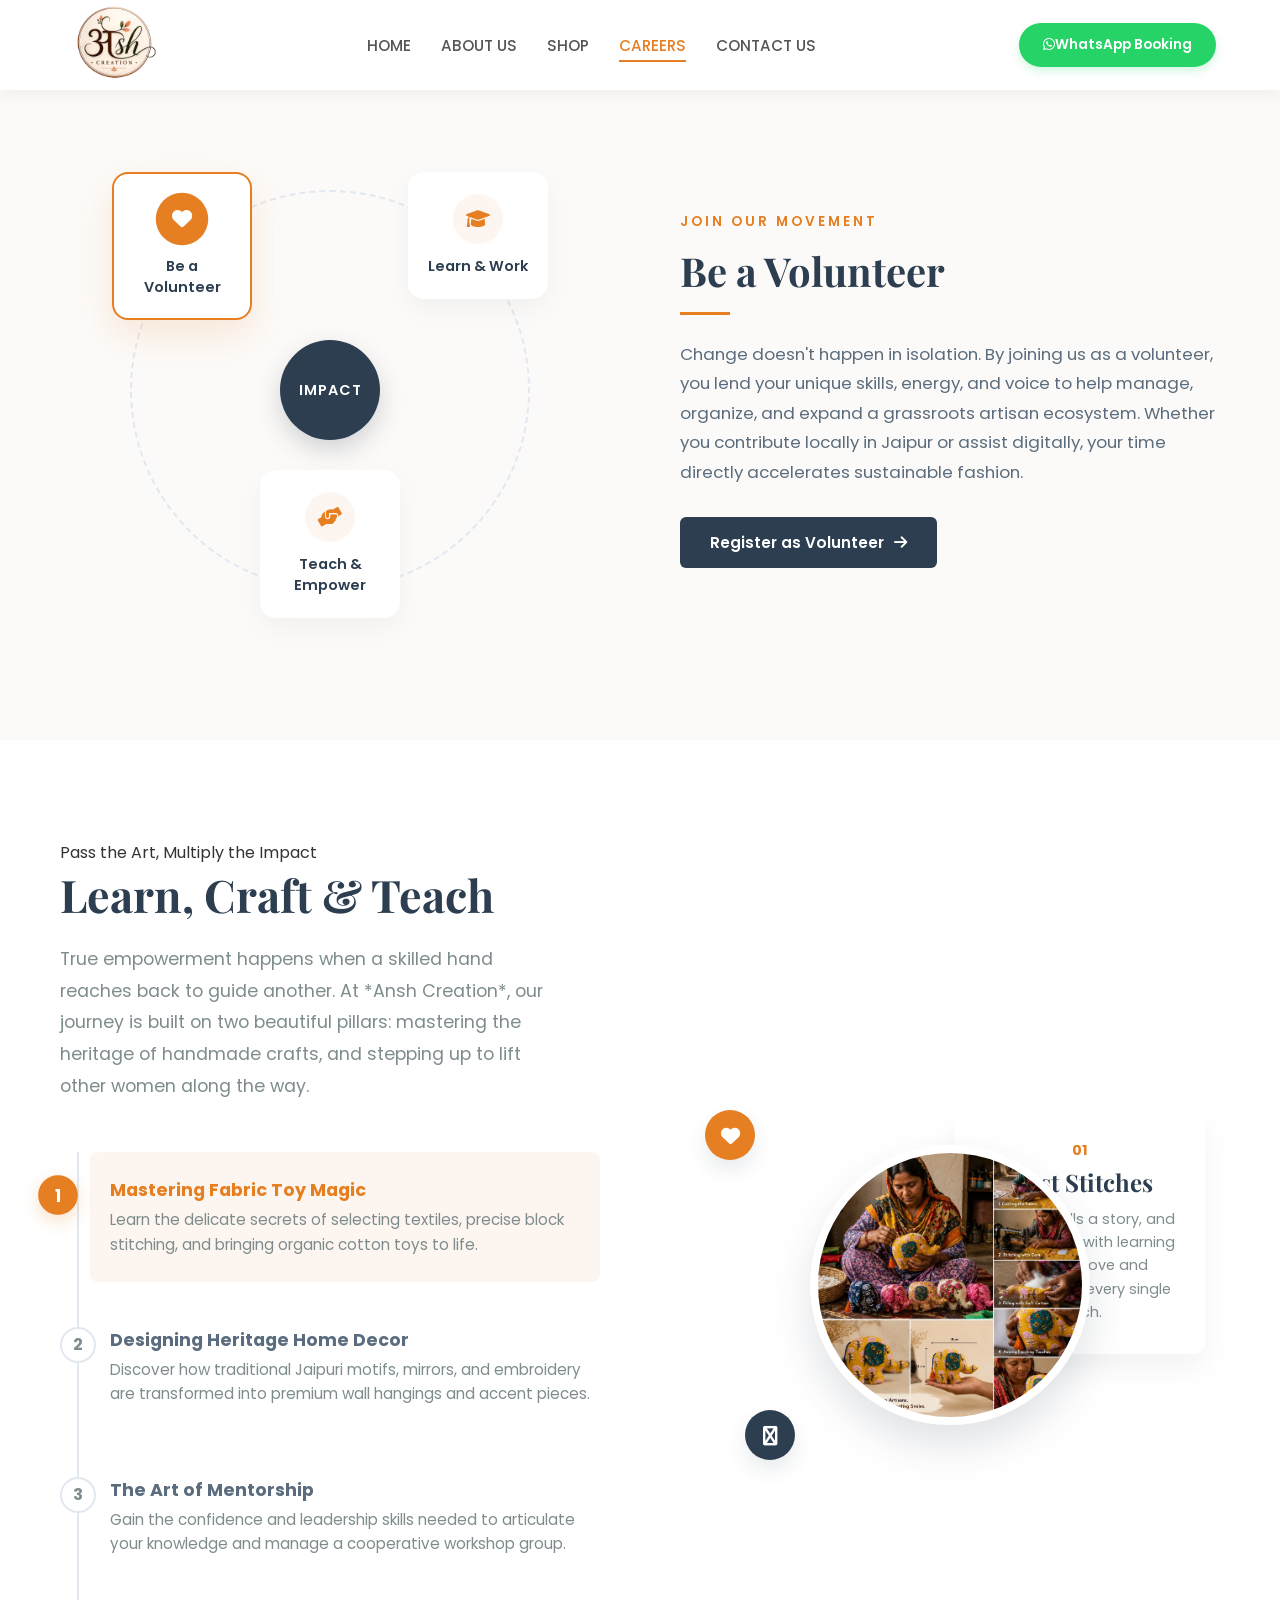
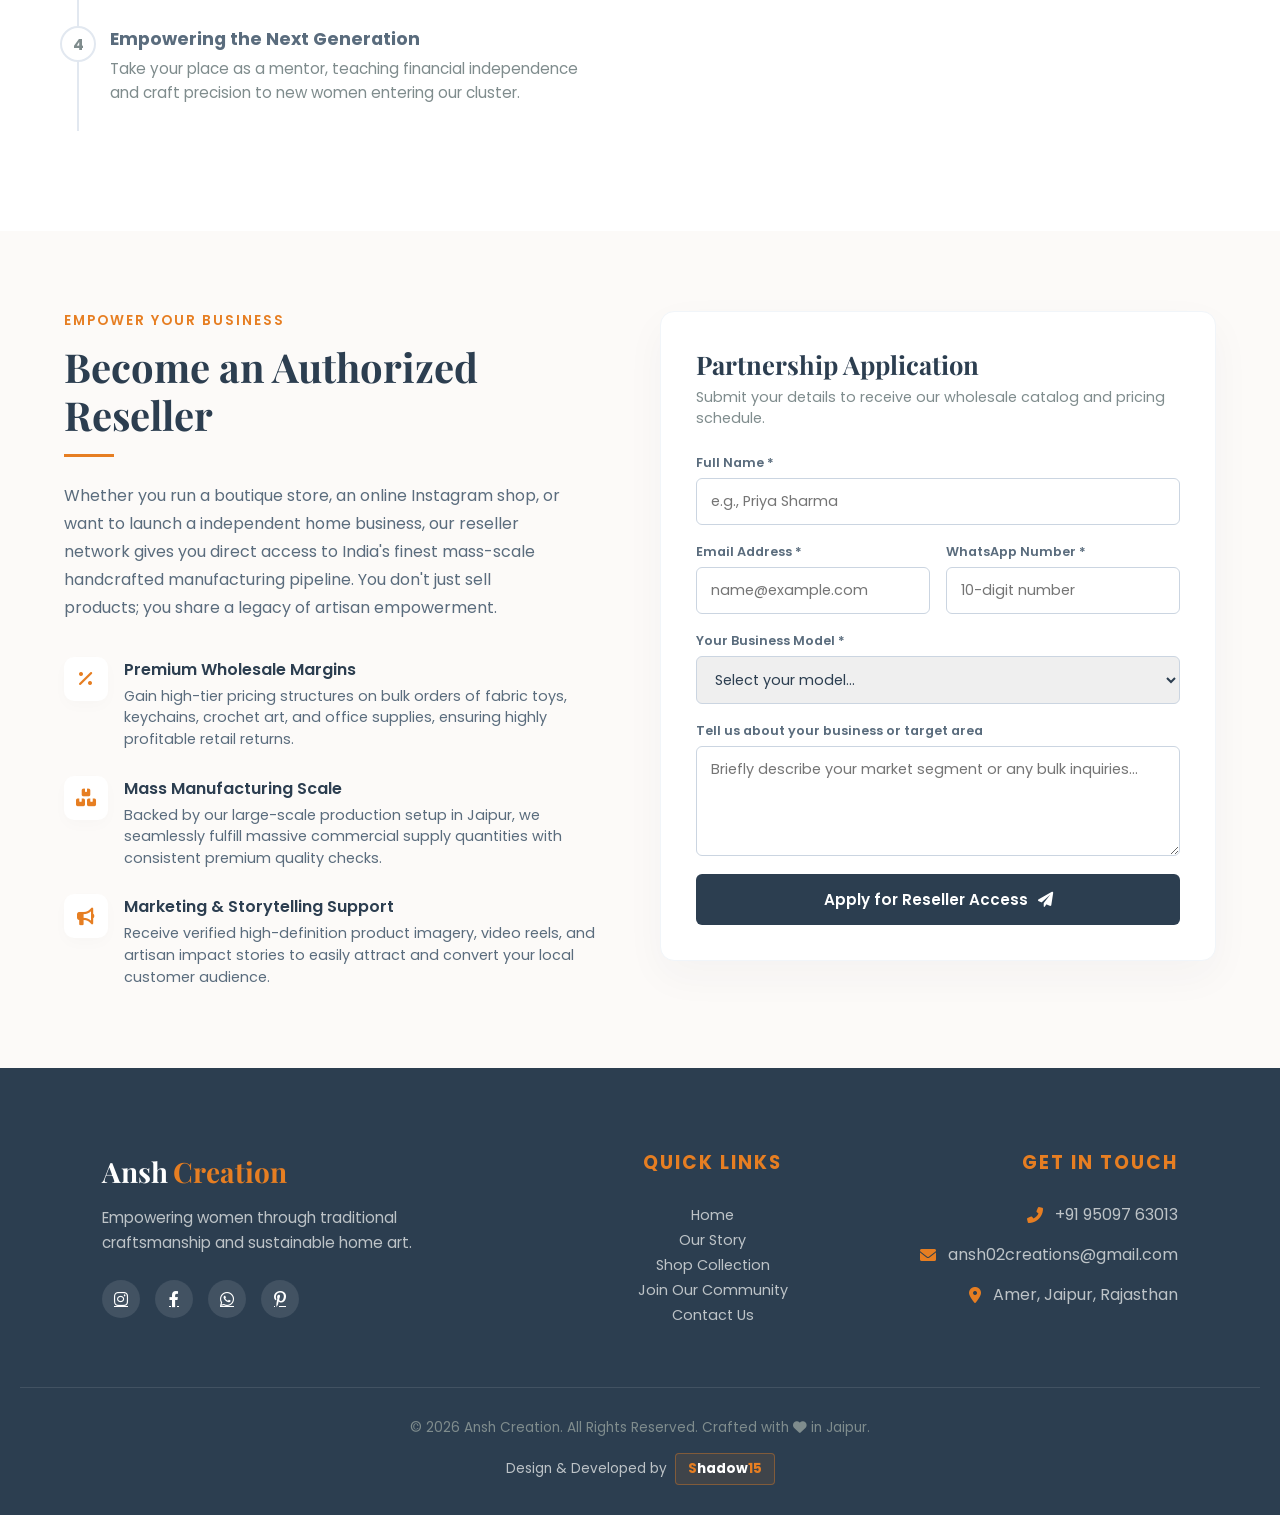
<file: career.html>
<!DOCTYPE html>
<html lang="en">
<head>
    <meta charset="UTF-8">
    <meta name="viewport" content="width=device-width, initial-scale=1.0">
    <title>Ansh Creation | Handmade Home Products</title>
    <link rel="stylesheet" href="style.css">
    <!-- Font Awesome for Icons -->
    <link rel="stylesheet" href="https://cdnjs.cloudflare.com/ajax/libs/font-awesome/6.0.0/css/all.min.css">
    <!-- Google Fonts for a premium look -->
    <link href="https://fonts.googleapis.com/css2?family=Playfair+Display:wght@700&family=Poppins:wght@300;400;600&display=swap" rel="stylesheet">
</head>
<body>

    <!-- Navigation Bar -->
    <nav class="navbar">
        <!-- Brand Name on the Left -->
       <div class="nav-brand">
    <a href="index.html">
        <img src="Assets/Logo.webp" alt="Ansh Creation Logo" class="nav-logo">
        <!-- <span class="brand-ansh">Ansh</span>
        <span class="brand-creation">Creation</span> -->
    </a>
</div>

<style>
    .nav-brand a {
        display: flex;
        align-items: center;
        gap: 10px;
        text-decoration: none;
    }

    .nav-logo {
        width: 100px;
        height: 150px;
        object-fit: contain;
        border-radius: 50%;
    }

    .brand-ansh {
        font-size: 28px;
        font-weight: 700;
        color: #000;
    }

    .brand-creation {
        font-size: 28px;
        font-weight: 700;
        color: #c89b3c;
    }

    @media (max-width: 768px) {
        .nav-logo {
            width: 100px;
            height: 80px;
        }

        .brand-ansh,
        .brand-creation {
            font-size: 22px;
        }
    }
</style>

        <!-- Links in the Middle -->
        <div class="nav-links">
            <a href="index.html" >Home</a>
            <a href="about.html"  >About Us</a>
            <a href="shop.html">Shop</a>
            <a href="career.html"  class="active">Careers</a>
            <a href="contact.html" >Contact Us</a>
        </div>
        
        <!-- Action Button on the Right -->
        <div class="nav-actions">
            <a href="https://wa.me/+919509763013" class="whatsapp-btn" target="_blank">
                <i class="fab fa-whatsapp"></i> <span>WhatsApp Booking</span>
            </a>
        </div>

        <!-- Mobile Menu Toggle -->
        <div class="menu-toggle" id="mobile-menu">
            <i class="fas fa-bars"></i>
        </div>
    </nav>

<!-- ==========================================
     HTML: CAREER & IMPACT - CORE PILLARS (SECTION 1)
     ========================================== -->
<section class="career-pillars-section">
    <div class="container pillars-container">
        
        <!-- LEFT COLUMN: Elegant Circular Geometric Interaction Grid -->
        <div class="pillars-visual-zone">
            <div class="circle-interaction-mesh">
                
                <!-- Central Brand Core Ambient Element -->
                <div class="mesh-core-orb">
                    <span>Impact</span>
                </div>

                <!-- Pillar Card 1: Volunteer & Support -->
                <div class="mesh-pillar-card position-top-left active" data-target="narrative-volunteer">
                    <div class="card-circle-icon">
                        <i class="fas fa-heart"></i>
                    </div>
                    <h4>Be a Volunteer</h4>
                </div>

                <!-- Pillar Card 2: Learn & Work -->
                <div class="mesh-pillar-card position-top-right" data-target="narrative-learn">
                    <div class="card-circle-icon">
                        <i class="fas fa-graduation-cap"></i>
                    </div>
                    <h4>Learn & Work</h4>
                </div>

                <!-- Pillar Card 3: Teach Women Crafts -->
                <div class="mesh-pillar-card position-bottom-center" data-target="narrative-teach">
                    <div class="card-circle-icon">
                        <i class="fas fa-hands-helping"></i>
                    </div>
                    <h4>Teach & Empower</h4>
                </div>

            </div>
        </div>

        <!-- RIGHT COLUMN: Dynamic Emotional Narrative Switcher -->
        <div class="pillars-text-zone">
            <span class="pillar-sub-tag">Join Our Movement</span>
            
            <!-- Narrative 1: Volunteer (Visible by Default) -->
            <div class="narrative-content-block active" id="narrative-volunteer">
                <h2 class="narrative-main-title">Be a Volunteer</h2>
                <div class="narrative-accent-line"></div>
                <p class="narrative-desc">
                    Change doesn't happen in isolation. By joining us as a volunteer, you lend your unique skills, energy, and voice to help manage, organize, and expand a grassroots artisan ecosystem. Whether you contribute locally in Jaipur or assist digitally, your time directly accelerates sustainable fashion.
                </p>
                <a href="#apply-form" class="narrative-action-btn">Register as Volunteer <i class="fas fa-arrow-right"></i></a>
            </div>

            <!-- Narrative 2: Learn & Work (Hidden by Default) -->
            <div class="narrative-content-block" id="narrative-learn">
                <h2 class="narrative-main-title">Learn & Work</h2>
                <div class="narrative-accent-line"></div>
                <p class="narrative-desc">
                    No prior experience? No problem. We provide structured training programs where you can master the intricate precision of traditional fabric toy assembly, pattern cutting, and quality control. Once trained, you step straight into structured fair-wage manufacturing roles within our production facility.
                </p>
                <a href="#apply-form" class="narrative-action-btn">Start Learning <i class="fas fa-arrow-right"></i></a>
            </div>

            <!-- Narrative 3: Teach & Empower (Hidden by Default) -->
            <div class="narrative-content-block" id="narrative-teach">
                <h2 class="narrative-main-title">Teach Artisans</h2>
                <div class="narrative-accent-line"></div>
                <p class="narrative-desc">
                    If you possess expertise in modern design, product development, crochet methodology, or scaling inventory frameworks, your knowledge can transform lives. Come teach new skillsets to our growing cluster of women artisans, enabling them to expand their production capabilities.
                </p>
                <a href="#apply-form" class="narrative-action-btn">Become a Mentor <i class="fas fa-arrow-right"></i></a>
            </div>

        </div>

    </div>
</section>


<!-- ==========================================
     HTML: CAREER PAGE - SECTION 2
     LEARN, CRAFT & TEACH EMPOWERMENT JOURNEY
     ========================================== -->
<section class="empower-journey-section">
    <div class="container journey-container">
        
        <!-- Part A: Interactive Timeline Controls (Left) -->
        <div class="journey-controls">
            <span class="sub-heading">Pass the Art, Multiply the Impact</span>
            <h2 class="main-heading">Learn, Craft & Teach</h2>
            <div class="heading-separator"></div>
            
            <p class="section-desc">True empowerment happens when a skilled hand reaches back to guide another. At *Ansh Creation*, our journey is built on two beautiful pillars: mastering the heritage of handmade crafts, and stepping up to lift other women along the way.</p>

            <!-- Vertical Timeline Track -->
            <div class="vertical-timeline" id="empower-timeline">
                <div class="timeline-line"></div>
                
                <!-- Stage 1: Learning the Craft (Active by default) -->
                <div class="timeline-item active" data-stage="1">
                    <div class="timeline-dot">1</div>
                    <div class="timeline-content">
                        <h4>Mastering Fabric Toy Magic</h4>
                        <p>Learn the delicate secrets of selecting textiles, precise block stitching, and bringing organic cotton toys to life.</p>
                    </div>
                </div>

                <!-- Stage 2: Shaping Homes -->
                <div class="timeline-item" data-stage="2">
                    <div class="timeline-dot">2</div>
                    <div class="timeline-content">
                        <h4>Designing Heritage Home Decor</h4>
                        <p>Discover how traditional Jaipuri motifs, mirrors, and embroidery are transformed into premium wall hangings and accent pieces.</p>
                    </div>
                </div>

                <!-- Stage 3: Stepping Into Leadership -->
                <div class="timeline-item" data-stage="3">
                    <div class="timeline-dot">3</div>
                    <div class="timeline-content">
                        <h4>The Art of Mentorship</h4>
                        <p>Gain the confidence and leadership skills needed to articulate your knowledge and manage a cooperative workshop group.</p>
                    </div>
                </div>

                <!-- Stage 4: Teaching the Sisterhood -->
                <div class="timeline-item" data-stage="4">
                    <div class="timeline-dot">4</div>
                    <div class="timeline-content">
                        <h4>Empowering the Next Generation</h4>
                        <p>Take your place as a mentor, teaching financial independence and craft precision to new women entering our cluster.</p>
                    </div>
                </div>
            </div>
        </div>

        <!-- Part B: Dynamic Visualization Display (Right) -->
        <div class="journey-visualizer">
            <div class="visual-card-wrapper">
                
                <!-- Center Artisan Focal Image -->
                <div class="central-image-orb">
                    <!-- Keeps the same dynamic image target for your JavaScript swapper -->
                    <img src="Assets/img/circle photo.webp" alt="Artisans teaching and working in Jaipur" id="visual-artisan-img">
                </div>

                <!-- Dynamic Data Points (Swapped by JS) -->
                <div class="dynamic-overlay-box" id="visual-data-box">
                    <div class="overlay-inner active" id="data-stage-1">
                        <span class="overlay-stage-num">01</span>
                        <h3 class="overlay-stage-title">First Stitches</h3>
                        <p>Every toy tells a story, and yours begins with learning to weave love and heritage into every single stitch.</p>
                    </div>
                </div>

                <!-- Floating Accent Elements -->
                <div class="floating-accent accent-crochet">
                    <i class="fas fa-yarn"></i>
                </div>
                <div class="floating-accent accent-toy">
                    <i class="fas fa-heart"></i>
                </div>
            </div>
        </div>

    </div>
</section>


<!-- ==========================================
     HTML: CAREER PAGE - SECTION 3
     PRODUCT RESELLER ENTREPRENEURSHIP PROGRAM
     ========================================== -->
<section class="reseller-section" id="apply-form">
    <div class="container reseller-container">
        
        <!-- LEFT COLUMN: The Partnership Value Proposition -->
        <div class="reseller-info-zone">
            <span class="sub-heading">Empower Your Business</span>
            <h2 class="main-heading">Become an Authorized Reseller</h2>
            <div class="heading-separator"></div>
            
            <p class="section-desc">
                Whether you run a boutique store, an online Instagram shop, or want to launch a independent home business, our reseller network gives you direct access to India's finest mass-scale handcrafted manufacturing pipeline. You don't just sell products; you share a legacy of artisan empowerment.
            </p>

            <!-- Benefit Cards Stack -->
            <div class="benefits-stack">
                
                <!-- Benefit 1 -->
                <div class="benefit-row">
                    <div class="benefit-icon">
                        <i class="fas fa-percentage"></i>
                    </div>
                    <div class="benefit-text">
                        <h4>Premium Wholesale Margins</h4>
                        <p>Gain high-tier pricing structures on bulk orders of fabric toys, keychains, crochet art, and office supplies, ensuring highly profitable retail returns.</p>
                    </div>
                </div>

                <!-- Benefit 2 -->
                <div class="benefit-row">
                    <div class="benefit-icon">
                        <i class="fas fa-boxes"></i>
                    </div>
                    <div class="benefit-text">
                        <h4>Mass Manufacturing Scale</h4>
                        <p>Backed by our large-scale production setup in Jaipur, we seamlessly fulfill massive commercial supply quantities with consistent premium quality checks.</p>
                    </div>
                </div>

                <!-- Benefit 3 -->
                <div class="benefit-row">
                    <div class="benefit-icon">
                        <i class="fas fa-bullhorn"></i>
                    </div>
                    <div class="benefit-text">
                        <h4>Marketing & Storytelling Support</h4>
                        <p>Receive verified high-definition product imagery, video reels, and artisan impact stories to easily attract and convert your local customer audience.</p>
                    </div>
                </div>

            </div>
        </div>

        <!-- RIGHT COLUMN: Elegant Lead Generation Application Form -->
        <div class="reseller-form-zone">
            <div class="form-wrapper-card">
                <div class="form-header">
                    <h3>Partnership Application</h3>
                    <p>Submit your details to receive our wholesale catalog and pricing schedule.</p>
                </div>

                <form action="#" method="POST" class="reseller-form" id="resellerForm">
                    
                    <!-- Input: Full Name -->
                    <div class="form-group">
                        <label for="reseller-name">Full Name *</label>
                        <input type="text" id="reseller-name" name="name" required placeholder="e.g., Priya Sharma">
                    </div>

                    <!-- Row: Email & WhatsApp -->
                    <div class="form-row-two">
                        <div class="form-group">
                            <label for="reseller-email">Email Address *</label>
                            <input type="email" id="reseller-email" name="email" required placeholder="name@example.com">
                        </div>
                        <div class="form-group">
                            <label for="reseller-phone">WhatsApp Number *</label>
                            <input type="tel" id="reseller-phone" name="phone" required placeholder="10-digit number">
                        </div>
                    </div>

                    <!-- Input: Business Type Dropdown -->
                    <div class="form-group">
                        <label for="reseller-type">Your Business Model *</label>
                        <select id="reseller-type" name="business_type" required>
                            <option value="" disabled selected>Select your model...</option>
                            <option value="retail_store">Physical Retail Store / Boutique</option>
                            <option value="online_shop">Online Website / E-commerce Shop</option>
                            <option value="instagram_whatsapp">Social Media Seller (Instagram / WhatsApp)</option>
                            <option value="individual">Home-Based Individual Entrepreneur</option>
                            <option value="corporate">Corporate Gifting Partner</option>
                        </select>
                    </div>

                    <!-- Input: Message -->
                    <div class="form-group">
                        <label for="reseller-msg">Tell us about your business or target area</label>
                        <textarea id="reseller-msg" name="message" rows="4" placeholder="Briefly describe your market segment or any bulk inquiries..."></textarea>
                    </div>

                    <!-- Submit Button -->
                    <button type="submit" class="submit-partner-btn">
                        <span>Apply for Reseller Access</span>
                        <i class="fas fa-paper-plane"></i>
                    </button>

                </form>
            </div>
        </div>

    </div>
</section>




<footer class="footer">
    <div class="container">
        <div class="footer-grid">
            <div class="footer-column brand-col">
                <div class="footer-brand">
                    <span class="brand-ansh">Ansh</span><span class="brand-creation">Creation</span>
                </div>
                <p class="footer-tagline">Empowering women through traditional craftsmanship and sustainable home art.</p>
                <div class="social-links">
                    <a href="https://www.instagram.com/anshcreation0223/" aria-label="Instagram"><i class="fab fa-instagram"></i></a>
                    <a href="#" aria-label="Facebook"><i class="fab fa-facebook-f"></i></a>
                    <a href="https://wa.me/+919509763013" aria-label="WhatsApp"><i class="fab fa-whatsapp"></i></a>
                    <a href="#" aria-label="Pinterest"><i class="fab fa-pinterest-p"></i></a>
                </div>
            </div>

            <div class="footer-column links-col">
                <h3>Quick Links</h3>
                <ul class="footer-nav">
                    <li><a href="index.html">Home</a></li>
                    <li><a href="about.html">Our Story</a></li>
                    <li><a href="shop.html">Shop Collection</a></li>
                    <li><a href="career.html">Join Our Community</a></li>
                    <li><a href="contact.html">Contact Us</a></li>
                </ul>
            </div>

            <div class="footer-column contact-col">
                <h3>Get In Touch</h3>
                <div class="contact-info">
                    <div class="contact-item">
                        <i class="fas fa-phone-alt"></i>
                        <span>+91 95097 63013</span>
                    </div>
                    <div class="contact-item">
                        <i class="fas fa-envelope"></i>
                        <span>ansh02creations@gmail.com</span>
                    </div>
                    <div class="contact-item">
                        <i class="fas fa-map-marker-alt"></i>
                        <span>Amer, Jaipur, Rajasthan</span>
                    </div>
                </div>
            </div>
        </div>

        <div class="footer-bottom">
            <p>&copy; 2026 Ansh Creation. All Rights Reserved. Crafted with <i class="fas fa-heart"></i> in Jaipur.</p>
            
            <div class="agency-credit">
                <span>Design & Developed by</span>
                <a href="https://shadow15.in/" target="_blank" class="shadow-link">
                    <span class="s-letter">S</span>hadow<span class="s-number">15</span>
                </a>
            </div>
        </div>
    </div>
</footer>

    <script src="script.js"></script>
</body>
</html>
</file>
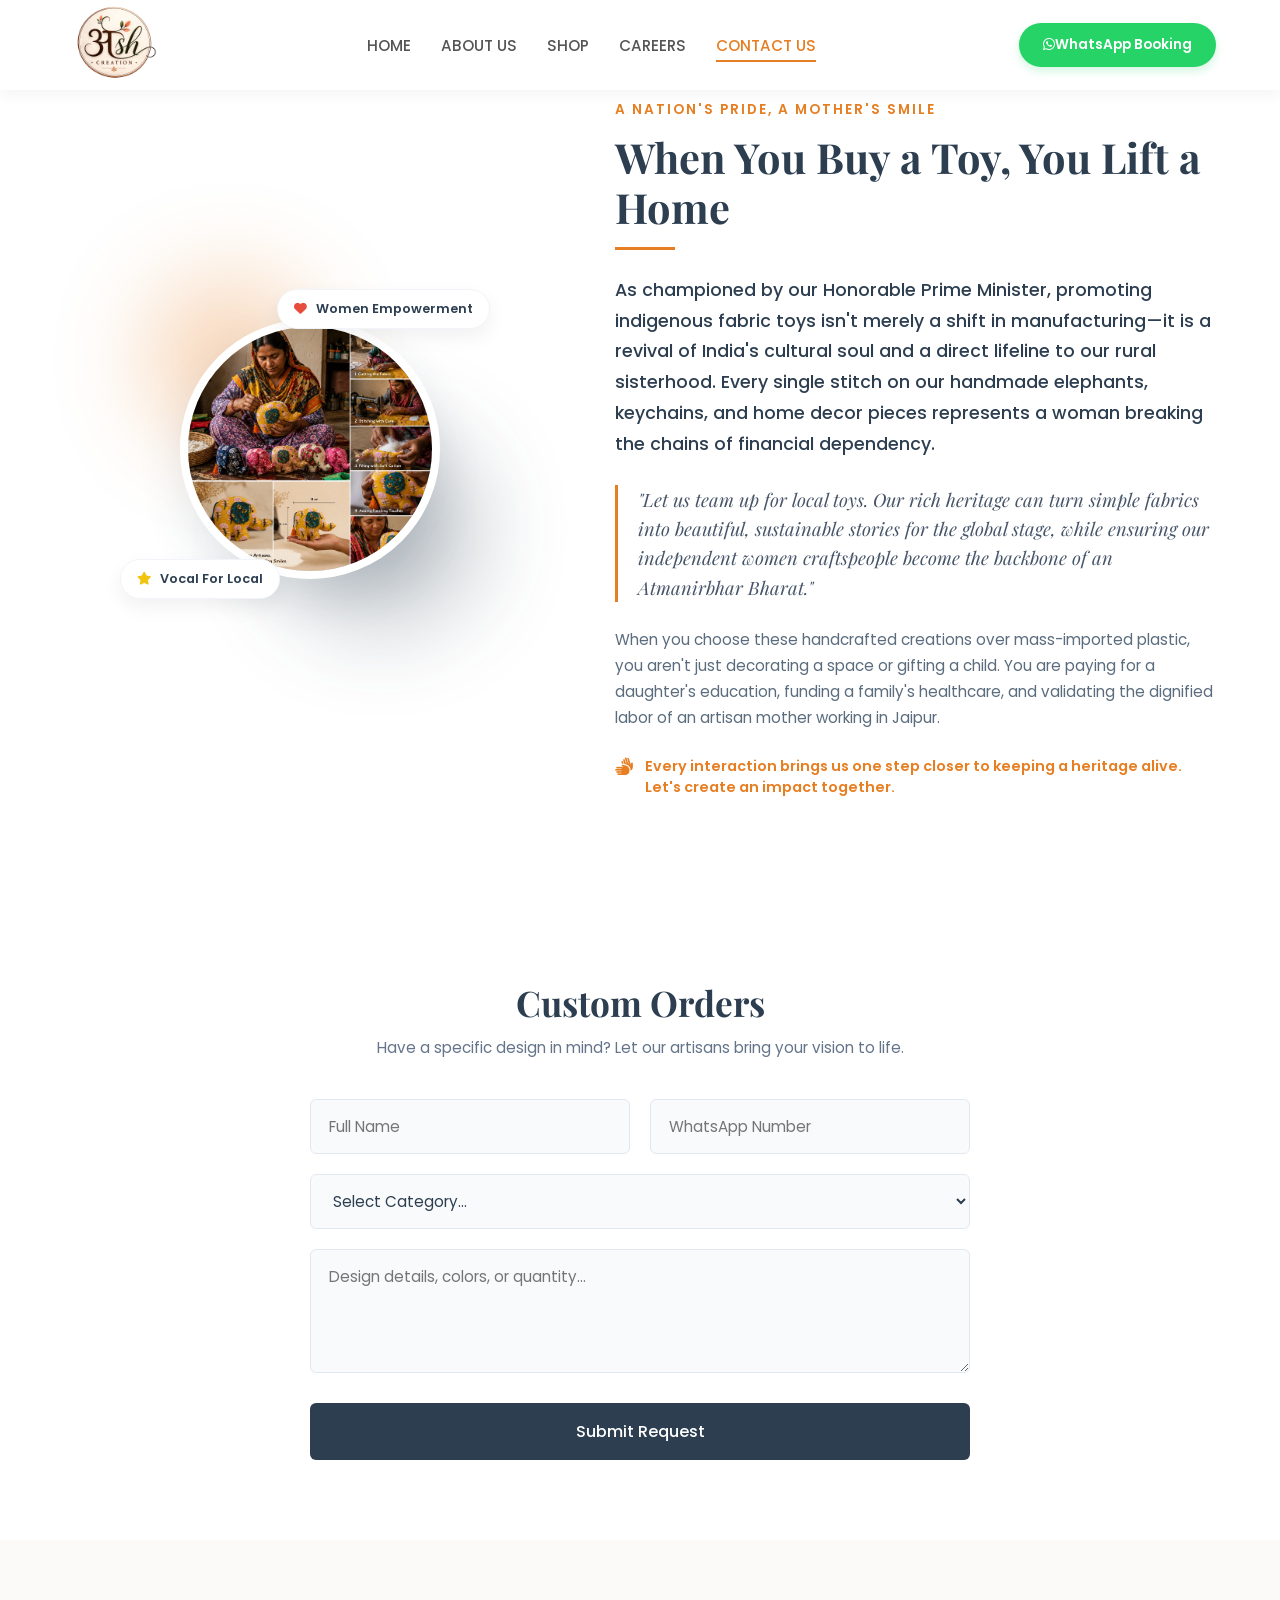
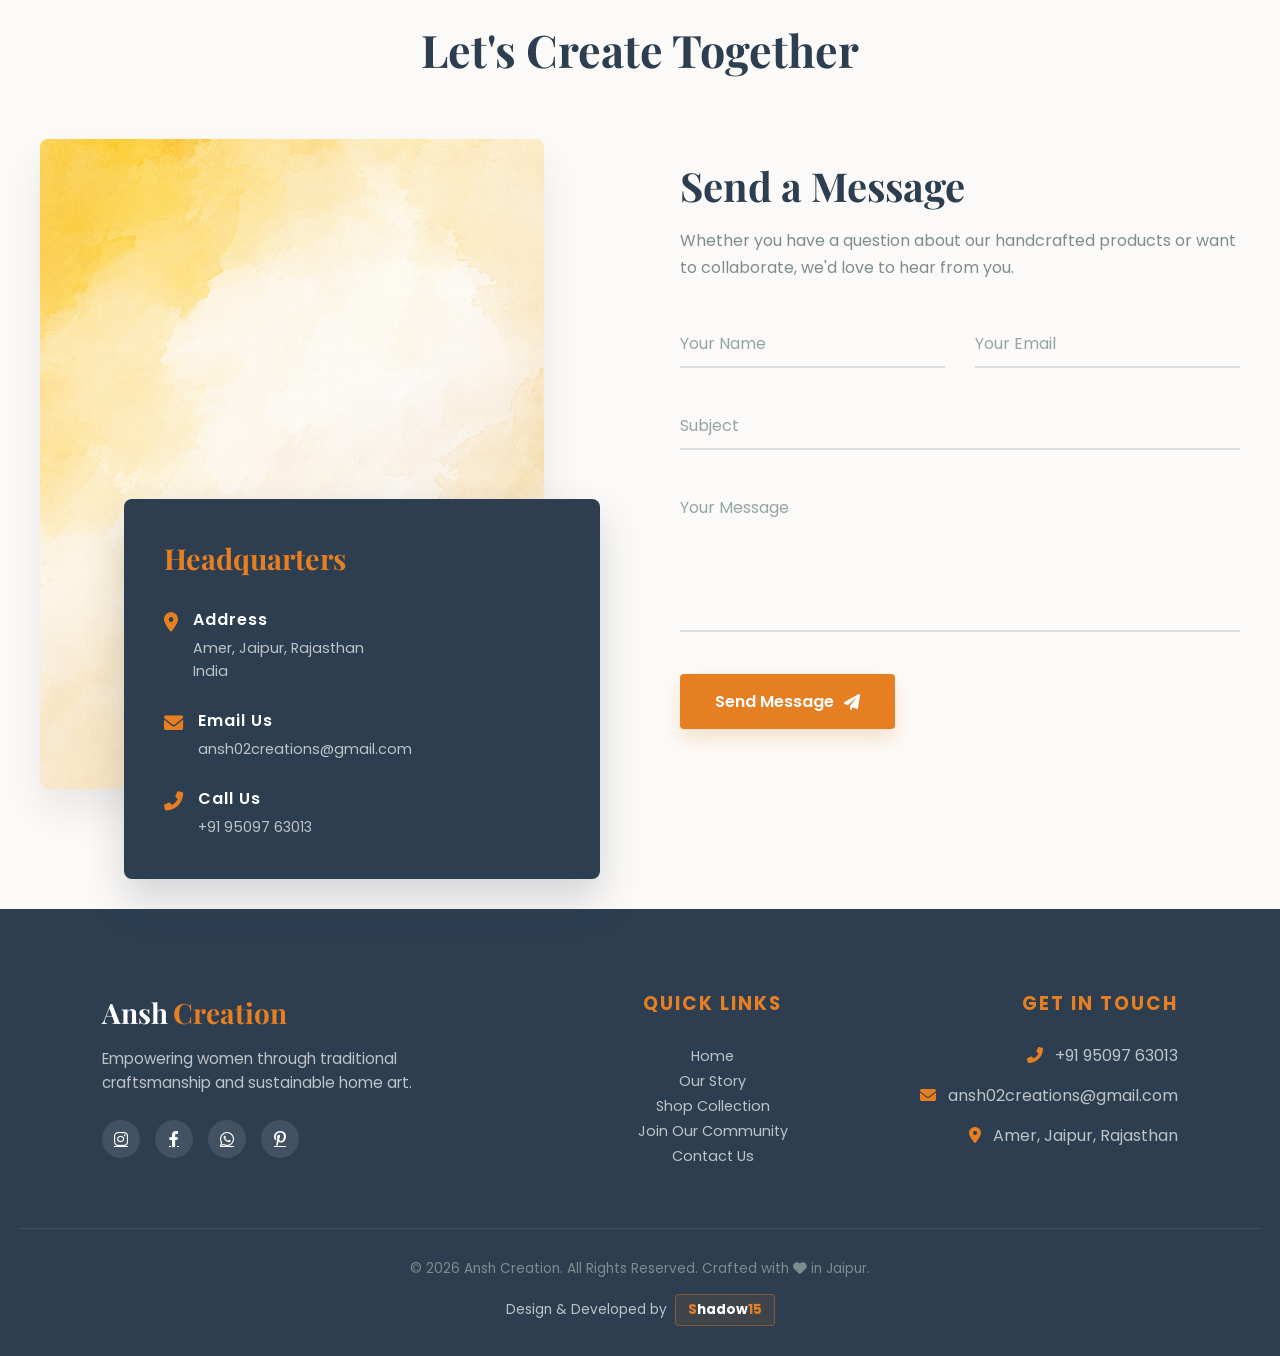
<file: contact.html>
<!DOCTYPE html>
<html lang="en">
<head>
    <meta charset="UTF-8">
    <meta name="viewport" content="width=device-width, initial-scale=1.0">
    <title>Ansh Creation | Handmade Home Products</title>
    <link rel="stylesheet" href="style.css">
    <!-- Font Awesome for Icons -->
    <link rel="stylesheet" href="https://cdnjs.cloudflare.com/ajax/libs/font-awesome/6.0.0/css/all.min.css">
    <!-- Google Fonts for a premium look -->
    <link href="https://fonts.googleapis.com/css2?family=Playfair+Display:wght@700&family=Poppins:wght@300;400;600&display=swap" rel="stylesheet">
</head>
<body>

  <!-- Navigation Bar -->
    <nav class="navbar">
        <!-- Brand Name on the Left -->
       <div class="nav-brand">
    <a href="index.html">
        <img src="Assets/Logo.webp" alt="Ansh Creation Logo" class="nav-logo">
        <!-- <span class="brand-ansh">Ansh</span>
        <span class="brand-creation">Creation</span> -->
    </a>
</div>

<style>
    .nav-brand a {
        display: flex;
        align-items: center;
        gap: 10px;
        text-decoration: none;
    }

    .nav-logo {
        width: 100px;
        height: 150px;
        object-fit: contain;
        border-radius: 50%;
    }

    .brand-ansh {
        font-size: 28px;
        font-weight: 700;
        color: #000;
    }

    .brand-creation {
        font-size: 28px;
        font-weight: 700;
        color: #c89b3c;
    }

    @media (max-width: 768px) {
        .nav-logo {
            width: 100px;
            height: 80px;
        }

        .brand-ansh,
        .brand-creation {
            font-size: 22px;
        }
    }
</style>

        <!-- Links in the Middle -->
        <div class="nav-links">
            <a href="index.html" >Home</a>
            <a href="about.html"  >About Us</a>
            <a href="shop.html">Shop</a>
            <a href="career.html">Careers</a>
            <a href="contact.html"  class="active">Contact Us</a>
        </div>
        
        <!-- Action Button on the Right -->
        <div class="nav-actions">
            <a href="https://wa.me/+919509763013" class="whatsapp-btn" target="_blank">
                <i class="fab fa-whatsapp"></i> <span>WhatsApp Booking</span>
            </a>
        </div>

        <!-- Mobile Menu Toggle -->
        <div class="menu-toggle" id="mobile-menu">
            <i class="fas fa-bars"></i>
        </div>
    </nav>


    <!-- ==========================================
     HTML: CONTACT PAGE - NATIONAL ARTISAN IMPACT
     ========================================== -->
<section class="pm-impact-section">
    <div class="container pm-impact-container">
        
        <!-- LEFT ZONE: The Sacred Circle Image Frame -->
        <div class="pm-impact-visual">
            <div class="artisan-circle-wrapper">
                
                <!-- Main Focal Circle Image -->
                <div class="artisan-main-orb">
                    <!-- High-res photo of an artisan woman sewing a fabric toy -->
                    <img src="Assets/img/circle photo.webp" alt="Artisan woman crafting fabric toys in Jaipur">
                </div>

                <!-- Emotional Accent Tags Floating Around the Circle -->
                <div class="floating-tag tag-top">
                    <span><i class="fas fa-heart"></i> Women Empowerment</span>
                </div>
                <div class="floating-tag tag-bottom">
                    <span><i class="fas fa-star"></i> Vocal For Local</span>
                </div>

                <!-- Soft Abstract Emotional Background Glows -->
                <div class="glow-sphere sphere-orange"></div>
                <div class="glow-sphere sphere-blue"></div>
            </div>
        </div>

        <!-- RIGHT ZONE: Deep Emotional Narrative -->
        <div class="pm-impact-content">
            <span class="impact-sub-tag">A Nation's Pride, A Mother's Smile</span>
            <h2 class="impact-main-heading">When You Buy a Toy, You Lift a Home</h2>
            <div class="impact-separator"></div>
            
            <p class="impact-para-deep">
                As championed by our Honorable Prime Minister, promoting indigenous fabric toys isn't merely a shift in manufacturing—it is a revival of India's cultural soul and a direct lifeline to our rural sisterhood. Every single stitch on our handmade elephants, keychains, and home decor pieces represents a woman breaking the chains of financial dependency.
            </p>
            
            <blockquote class="pm-quote-box">
                "Let us team up for local toys. Our rich heritage can turn simple fabrics into beautiful, sustainable stories for the global stage, while ensuring our independent women craftspeople become the backbone of an Atmanirbhar Bharat."
            </blockquote>

            <p class="impact-para-secondary">
                When you choose these handcrafted creations over mass-imported plastic, you aren't just decorating a space or gifting a child. You are paying for a daughter's education, funding a family's healthcare, and validating the dignified labor of an artisan mother working in Jaipur. 
            </p>
            
            <div class="impact-foot-note">
                <i class="fas fa-hands"></i> <span>Every interaction brings us one step closer to keeping a heritage alive. Let's create an impact together.</span>
            </div>
        </div>

    </div>
</section>

<section class="minimal-custom-order">
    <div class="container order-container">
        
        <div class="order-text">
            <h2>Custom Orders</h2>
            <p>Have a specific design in mind? Let our artisans bring your vision to life.</p>
        </div>

        <form class="minimal-form" id="customOrderForm">
            <div class="input-row">
                <input type="text" id="clientName" placeholder="Full Name" required>
                <input type="tel" id="clientPhone" placeholder="WhatsApp Number" required>
            </div>

            <select id="productInterest" required>
                <option value="" disabled selected>Select Category...</option>
                <option value="corporate">Corporate Gifting</option>
                <option value="toys">Fabric Toys
Fabric Toys & Keychains</option>
                <option value="bags">Office Supplies
</option>
                <option value="decor">Accessories</option>
                 <option value="decor">Bags & Pouches</option>
                  <option value="decor">Crochet</option>
                   <option value="decor">Gift Hamper</option>
                    <option value="decor">Sunglasses Cover</option>
                     <option value="decor">Your Design</option>
            </select>

            <textarea id="customDetails" rows="4" placeholder="Design details, colors, or quantity..." required></textarea>

            <button type="submit" class="minimal-btn">Submit Request</button>
        </form>

    </div>
</section>


<!-- ==========================================
     HTML FOR CONTACT US PAGE
     ========================================== -->
<section class="contact-section">
    <div class="container">
        
        <div class="contact-header">
            <!-- <span class="sub-heading">Reach Out</span> -->
            <h2 class="main-heading">Let's Create Together</h2>
            <div class="heading-separator"></div>
        </div>

        <div class="contact-grid">
            
            <!-- LEFT SIDE: Image & Overlapping Info Card -->
            <div class="contact-visual">
                <div class="contact-image">
                    <!-- Aesthetic workspace or artisan photo -->
                    <img src="Assets/contact photo.png" alt="Ansh Creation Workspace">
                </div>
                
                <!-- The Elegant Info Card -->
                <div class="contact-info-card">
                    <h3>Headquarters</h3>
                    
                    <div class="info-item">
                        <i class="fas fa-map-marker-alt"></i>
                        <div>
                            <h4>Address</h4>
                            <p>Amer, Jaipur, Rajasthan<br>India</p>
                        </div>
                    </div>
                    
                    <div class="info-item">
                        <i class="fas fa-envelope"></i>
                        <div>
                            <h4>Email Us</h4>
                            <p>ansh02creations@gmail.com</p>
                        </div>
                    </div>
                    
                    <div class="info-item">
                        <i class="fas fa-phone-alt"></i>
                        <div>
                            <h4>Call Us</h4>
                            <p>+91 95097 63013</p>
                        </div>
                    </div>
                </div>
            </div>

            <!-- RIGHT SIDE: Advanced Floating-Label Form -->
            <div class="contact-form-container">
                <h3 class="form-title">Send a Message</h3>
                <p class="form-desc">Whether you have a question about our handcrafted products or want to collaborate, we'd love to hear from you.</p>
                
                <form id="anshContactForm" class="advanced-form">
                    
                    <div class="input-row">
                        <div class="input-group">
                            <input type="text" id="name" required autocomplete="off">
                            <label for="name">Your Name</label>
                            <div class="line"></div>
                        </div>
                        
                        <div class="input-group">
                            <input type="email" id="email" required autocomplete="off">
                            <label for="email">Your Email</label>
                            <div class="line"></div>
                        </div>
                    </div>

                    <div class="input-group">
                        <input type="text" id="subject" required autocomplete="off">
                        <label for="subject">Subject</label>
                        <div class="line"></div>
                    </div>

                    <div class="input-group">
                        <textarea id="message" rows="5" required></textarea>
                        <label for="message">Your Message</label>
                        <div class="line"></div>
                    </div>

                    <button type="submit" class="submit-btn">
                        <span>Send Message</span>
                        <i class="fas fa-paper-plane"></i>
                    </button>
                    
                    <!-- Success Message (Hidden by default) -->
                    <div id="formSuccess" class="form-success">
                        <i class="fas fa-check-circle"></i> Message sent successfully! We will reply soon.
                    </div>
                </form>
            </div>

        </div>
    </div>
</section>


<footer class="footer">
    <div class="container">
        <div class="footer-grid">
            <div class="footer-column brand-col">
                <div class="footer-brand">
                    <span class="brand-ansh">Ansh</span><span class="brand-creation">Creation</span>
                </div>
                <p class="footer-tagline">Empowering women through traditional craftsmanship and sustainable home art.</p>
                <div class="social-links">
                    <a href="https://www.instagram.com/anshcreation0223/" aria-label="Instagram"><i class="fab fa-instagram"></i></a>
                    <a href="#" aria-label="Facebook"><i class="fab fa-facebook-f"></i></a>
                    <a href="#" aria-label="WhatsApp"><i class="fab fa-whatsapp"></i></a>
                    <a href="#" aria-label="Pinterest"><i class="fab fa-pinterest-p"></i></a>
                </div>
            </div>

            <div class="footer-column links-col">
                <h3>Quick Links</h3>
                <ul class="footer-nav">
                    <li><a href="index.html">Home</a></li>
                    <li><a href="about.html">Our Story</a></li>
                    <li><a href="shop.html">Shop Collection</a></li>
                    <li><a href="career.html">Join Our Community</a></li>
                    <li><a href="contact.html">Contact Us</a></li>
                </ul>
            </div>

            <div class="footer-column contact-col">
                <h3>Get In Touch</h3>
                <div class="contact-info">
                    <div class="contact-item">
                        <i class="fas fa-phone-alt"></i>
                        <span>+91 95097 63013</span>
                    </div>
                    <div class="contact-item">
                        <i class="fas fa-envelope"></i>
                        <span>ansh02creations@gmail.com</span>
                    </div>
                    <div class="contact-item">
                        <i class="fas fa-map-marker-alt"></i>
                        <span>Amer, Jaipur, Rajasthan</span>
                    </div>
                </div>
            </div>
        </div>

        <div class="footer-bottom">
            <p>&copy; 2026 Ansh Creation. All Rights Reserved. Crafted with <i class="fas fa-heart"></i> in Jaipur.</p>
            
            <div class="agency-credit">
                <span>Design & Developed by</span>
                <a href="https://shadow15.in/" target="_blank" class="shadow-link">
                    <span class="s-letter">S</span>hadow<span class="s-number">15</span>
                </a>
            </div>
        </div>
    </div>
</footer>

    <script src="script.js"></script>
</body>
</html>
</file>
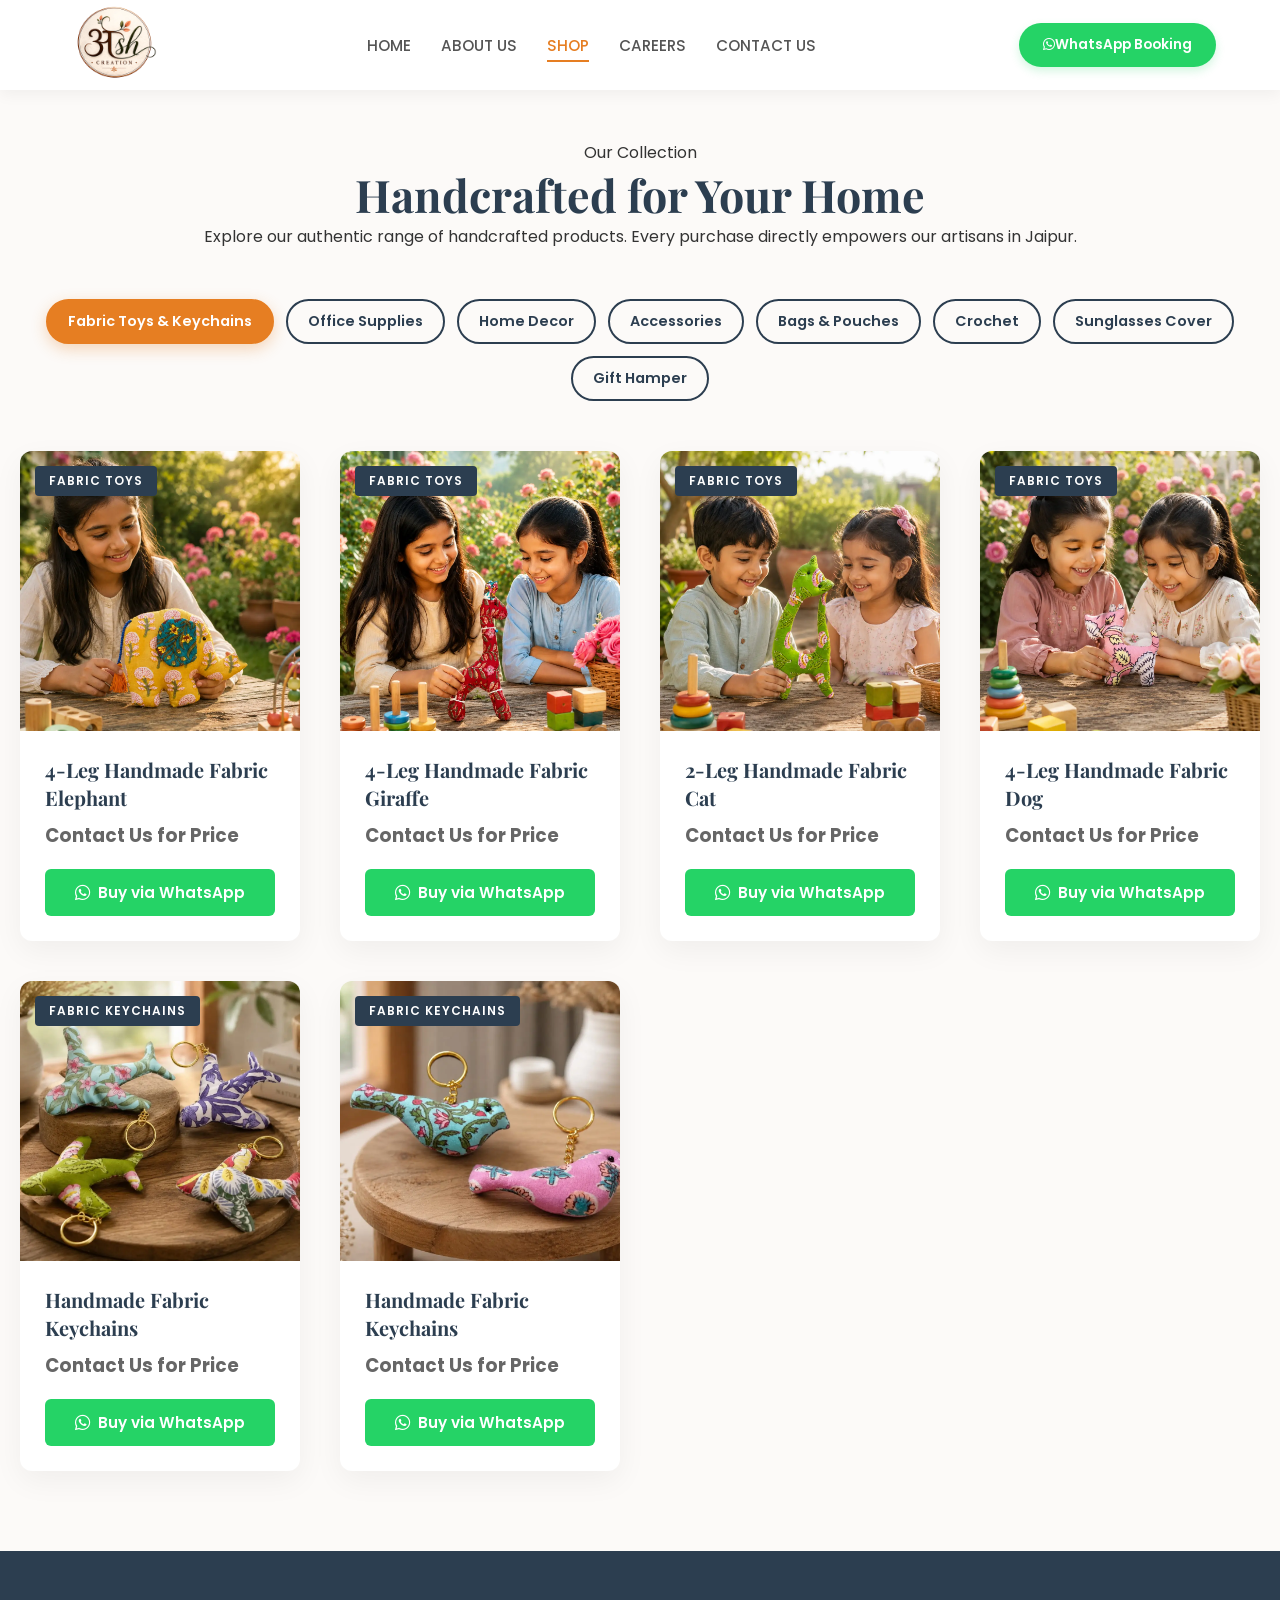
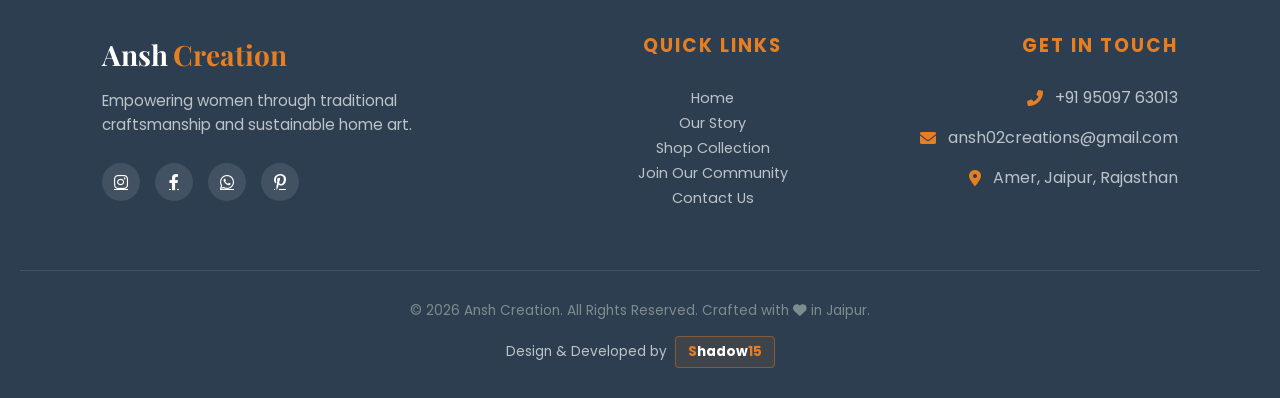
<file: shop.html>
<!DOCTYPE html>
<html lang="en">
<head>
    <meta charset="UTF-8">
    <meta name="viewport" content="width=device-width, initial-scale=1.0">
    <title>Ansh Creation | Handmade Home Products</title>
    <link rel="stylesheet" href="style.css">
    <!-- Font Awesome for Icons -->
    <link rel="stylesheet" href="https://cdnjs.cloudflare.com/ajax/libs/font-awesome/6.0.0/css/all.min.css">
    <!-- Google Fonts for a premium look -->
    <link href="https://fonts.googleapis.com/css2?family=Playfair+Display:wght@700&family=Poppins:wght@300;400;600&display=swap" rel="stylesheet">
</head>
<body>

    <!-- Navigation Bar -->
    <nav class="navbar">
        <!-- Brand Name on the Left -->
       <div class="nav-brand">
    <a href="index.html">
        <img src="Assets/Logo.webp" alt="Ansh Creation Logo" class="nav-logo">
        <!-- <span class="brand-ansh">Ansh</span>
        <span class="brand-creation">Creation</span> -->
    </a>
</div>

<style>
    .nav-brand a {
        display: flex;
        align-items: center;
        gap: 10px;
        text-decoration: none;
    }

    .nav-logo {
        width: 100px;
        height: 150px;
        object-fit: contain;
        border-radius: 50%;
    }

    .brand-ansh {
        font-size: 28px;
        font-weight: 700;
        color: #000;
    }

    .brand-creation {
        font-size: 28px;
        font-weight: 700;
        color: #c89b3c;
    }

    @media (max-width: 768px) {
        .nav-logo {
            width: 100px;
            height: 80px;
        }

        .brand-ansh,
        .brand-creation {
            font-size: 22px;
        }
    }
</style>

        <!-- Links in the Middle -->
        <div class="nav-links">
            <a href="index.html" >Home</a>
            <a href="about.html"  >About Us</a>
            <a href="shop.html" class="active"  >Shop</a>
            <a href="career.html">Careers</a>
            <a href="contact.html">Contact Us</a>
        </div>
        
        <!-- Action Button on the Right -->
        <div class="nav-actions">
            <a href="https://wa.me/+919509763013" class="whatsapp-btn" target="_blank">
                <i class="fab fa-whatsapp"></i> <span>WhatsApp Booking</span>
            </a>
        </div>

        <!-- Mobile Menu Toggle -->
        <div class="menu-toggle" id="mobile-menu">
            <i class="fas fa-bars"></i>
        </div>
    </nav>
<!-- ==========================================
     HTML FOR SHOP PAGE (UPDATED CATEGORIES)
     ========================================== -->
<section class="shop-section">
    <div class="container">
        
        <div class="shop-header">
            <span class="sub-heading">Our Collection</span>
            <h2 class="main-heading">Handcrafted for Your Home</h2>
            <div class="heading-separator"></div>
            <p class="shop-desc">Explore our authentic range of handcrafted products. Every purchase directly empowers our artisans in Jaipur.</p>
        </div>

        <!-- NEW Dynamic Category Filters -->
        <div class="shop-filters" id="shop-filters">

    <button class="filter-btn active" data-filter="toys">
        Fabric Toys & Keychains
    </button>

    <button class="filter-btn" data-filter="office">
        Office Supplies
    </button>

    <button class="filter-btn" data-filter="decor">
        Home Decor
    </button>

    <button class="filter-btn" data-filter="accessories">
        Accessories
    </button>

    <button class="filter-btn" data-filter="bags">
        Bags & Pouches
    </button>

    <button class="filter-btn" data-filter="crochet">
        Crochet
    </button>

    <button class="filter-btn" data-filter="Sunglass">
        Sunglasses Cover
    </button>

    <button class="filter-btn" data-filter="Gift">
        Gift Hamper
    </button>

</div>

        <!-- The Empty Grid (Filled by JavaScript) -->
        <div class="product-grid" id="product-grid"></div>

    </div>
</section>

<footer class="footer">
    <div class="container">
        <div class="footer-grid">
            <div class="footer-column brand-col">
                <div class="footer-brand">
                    <span class="brand-ansh">Ansh</span><span class="brand-creation">Creation</span>
                </div>
                <p class="footer-tagline">Empowering women through traditional craftsmanship and sustainable home art.</p>
                <div class="social-links">
                    <a href="https://www.instagram.com/anshcreation0223/" aria-label="Instagram"><i class="fab fa-instagram"></i></a>
                    <a href="#" aria-label="Facebook"><i class="fab fa-facebook-f"></i></a>
                    <a href="https://wa.me/+919509763013" aria-label="WhatsApp"><i class="fab fa-whatsapp"></i></a>
                    <a href="#" aria-label="Pinterest"><i class="fab fa-pinterest-p"></i></a>
                </div>
            </div>

            <div class="footer-column links-col">
                <h3>Quick Links</h3>
                <ul class="footer-nav">
                    <li><a href="index.html">Home</a></li>
                    <li><a href="about.html">Our Story</a></li>
                    <li><a href="shop.html">Shop Collection</a></li>
                    <li><a href="career.html">Join Our Community</a></li>
                    <li><a href="contact.html">Contact Us</a></li>
                </ul>
            </div>

            <div class="footer-column contact-col">
                <h3>Get In Touch</h3>
                <div class="contact-info">
                    <div class="contact-item">
                        <i class="fas fa-phone-alt"></i>
                        <span>+91 95097 63013</span>
                    </div>
                    <div class="contact-item">
                        <i class="fas fa-envelope"></i>
                        <span>ansh02creations@gmail.com</span>
                    </div>
                    <div class="contact-item">
                        <i class="fas fa-map-marker-alt"></i>
                        <span>Amer, Jaipur, Rajasthan</span>
                    </div>
                </div>
            </div>
        </div>

        <div class="footer-bottom">
            <p>&copy; 2026 Ansh Creation. All Rights Reserved. Crafted with <i class="fas fa-heart"></i> in Jaipur.</p>
            
            <div class="agency-credit">
                <span>Design & Developed by</span>
                <a href="https://shadow15.in/" target="_blank" class="shadow-link">
                    <span class="s-letter">S</span>hadow<span class="s-number">15</span>
                </a>
            </div>
        </div>
    </div>
</footer>

    <script src="shop.js"></script>
     <script src="script.js"></script>
</body>
</html>
</file>
<file: style.css>
/* General Reset */
* {
    margin: 0;
    padding: 0;
    box-sizing: border-box;
}

body {
    background-color: #fcfaf8;
    font-family: 'Poppins', sans-serif;
    color: #333;
}

/* Navbar Container */
.navbar {
    position: fixed;
    top: 0;
    left: 0;
    width: 100%;
    height: 90px;
    background-color: #ffffff;
    display: flex;
    justify-content: space-between;
    align-items: center;
    padding: 0 5%;
    box-shadow: 0 4px 15px rgba(0,0,0,0.05);
    z-index: 1000;
}

/* Brand Name Styling */
.nav-brand a {
    text-decoration: none;
    font-family: 'Playfair Display', serif;
    font-size: 1.8rem;
    font-weight: 700;
    letter-spacing: 1px;
}

.brand-ansh {
    color: #2c3e50; /* Deep Professional Charcoal */
}

.brand-creation {
    color: #e67e22; /* Warm Handmade Orange/Terracotta */
    margin-left: 5px;
}

/* Navigation Links */
.nav-links {
    display: flex;
    gap: 30px;
}

.nav-links a {
    text-decoration: none;
    color: #555;
    font-weight: 500;
    font-size: 0.95rem;
    text-transform: uppercase;
    transition: color 0.3s ease;
    position: relative;
}

.nav-links a:hover, .nav-links a.active {
    color: #e67e22;
}

/* Underline effect for active/hover */
.nav-links a::after {
    content: '';
    position: absolute;
    width: 0;
    height: 2px;
    bottom: -5px;
    left: 0;
    background-color: #e67e22;
    transition: width 0.3s;
}

.nav-links a:hover::after, .nav-links a.active::after {
    width: 100%;
}

/* WhatsApp Button */
.whatsapp-btn {
    background-color: #25d366;
    color: white;
    padding: 12px 24px;
    border-radius: 50px;
    text-decoration: none;
    display: flex;
    align-items: center;
    font-size: 0.85rem;
    font-weight: 600;
    transition: all 0.3s ease;
    box-shadow: 0 4px 10px rgba(37, 211, 102, 0.2);
}
/* 
.whatsapp-btn i {
    font-size: 1.2rem;
    margin-right: 10px;
} */

.whatsapp-btn:hover {
    background-color: #1ebe57;
    transform: translateY(-2px);
    box-shadow: 0 6px 15px rgba(37, 211, 102, 0.3);
}

/* Mobile Toggle */
.menu-toggle {
    display: none;
    font-size: 1.5rem;
    cursor: pointer;
}

/* Main Content Spacing */
.content {
    margin-top: 120px;
    padding: 0 5%;
}

.hero-placeholder {
    text-align: center;
    padding: 100px 0;
}

.hero-placeholder h1 {
    font-family: 'Playfair Display', serif;
    font-size: 3.5rem;
    margin-bottom: 20px;
}

/* Single Responsive Block for Tablets & Mobile */
@media (max-width: 992px) {
    /* Adjust Navbar Height if needed */
    .navbar {
        padding: 0 20px;
        height: 70px;
    }

    /* 1. Hide the standard links and turn into a slide-out drawer */
    .nav-links {
        display: flex; /* Changed from none to flex for the drawer logic */
        flex-direction: column;
        justify-content: center;
        align-items: center;
        position: fixed;
        top: 0;
        right: -100%; /* Hidden off-screen */
        width: 100%;
        height: 100vh;
        background-color: #ffffff;
        transition: 0.4s ease-in-out;
        z-index: 1000;
        gap: 30px;
    }

    /* Active state for drawer */
    .nav-links.active {
        right: 0;
    }

    .nav-links a {
        font-size: 1.4rem;
        color: #2c3e50;
    }

    /* 2. Position WhatsApp and Menu Toggle together on the right */
    .nav-actions {
        display: flex; /* Keep it visible on mobile */
        margin-left: auto; /* Pushes button to the right */
        margin-right: 15px; /* Space between WhatsApp and Menu icon */
    }
/* 
    .whatsapp-btn {
        padding: 8px 15px;
        font-size: 0.8rem;
    } */

    .whatsapp-btn span {
        display: none; /* Hide text "WhatsApp Booking" to save space */
    }

    .whatsapp-btn i {
        margin-right: 0;
        font-size: 1.2rem;
    }

    /* 3. Show Menu Toggle */
    .menu-toggle {
        display: block;
        font-size: 1.5rem;
        color: #2c3e50;
        cursor: pointer;
        z-index: 1001; /* Must be above the drawer */
    }
}


/* Hero Slider Styles */
.hero-slider{
    width:100%;
    height:100vh;
    position:relative;
    overflow:hidden;
}

.slider-container{
    width:100%;
    height:100%;
    position:relative;
}

.slide{
    position:absolute;
    inset:0;
    opacity:0;
    transition:opacity .8s ease;
}

.slide.active{
    opacity:1;
    z-index:2;
}

/* Images */

.hero-desktop,
.hero-mobile{
    position:absolute;
    inset:0;
    width:100%;
    height:100%;
    object-fit:cover;
    filter:brightness(55%);
}

.hero-mobile{
    display:none;
}

/* Content */

.slide-content{
    position:absolute;
    top:50%;
    left:8%;
    transform:translateY(-50%);
    color:#fff;
    z-index:10;
    max-width:650px;
}

.slide-content h1{
    font-size:4rem;
    margin-bottom:20px;
    line-height:1.1;
}

.slide-content p{
    font-size:1.2rem;
    margin-bottom:25px;
}

.hero-btn{
    display:inline-block;
    padding:14px 30px;
    background:#fff;
    color:#000;
    text-decoration:none;
    border-radius:50px;
    font-weight:600;
}

/* Arrows */

.slider-btn{
    position:absolute;
    top:50%;
    transform:translateY(-50%);
    width:55px;
    height:55px;
    border:none;
    border-radius:50%;
    background:rgba(255,255,255,.15);
    color:#fff;
    font-size:24px;
    cursor:pointer;
    z-index:20;
    backdrop-filter:blur(8px);
}

.prev{
    left:25px;
}

.next{
    right:25px;
}

/* Dots */

.slider-dots{
    position:absolute;
    bottom:25px;
    left:50%;
    transform:translateX(-50%);
    display:flex;
    gap:10px;
    z-index:20;
}

.dot{
    width:12px;
    height:12px;
    border-radius:50%;
    background:rgba(255,255,255,.5);
    cursor:pointer;
}

.dot.active{
    background:#fff;
}

/* Mobile */

@media(max-width:768px){

    .hero-desktop{
        display:none;
    }

    .hero-mobile{
        display:block;
    }

    .slide-content{
        left:20px;
        right:20px;
        text-align:center;
        max-width:100%;
    }

    .slide-content h1{
        font-size:2rem;
    }

    .slide-content p{
        font-size:1rem;
    }

    .slider-btn{
        display:none;
    }

    .slider-dots{
        bottom:20px;
    }

}
/* About Us Section Styles */
.about-section {
    padding: 100px 0;
    background-color: #ffffff;
}

.container {
    max-width: 1300px; /* Increased slightly for better spacing */
    margin: 0 auto;
    padding: 0 20px;
}

/* Heading Styling */
.about-header {
    text-align: center;
    margin-bottom: 80px;
}

.main-heading {
    font-family: 'Playfair Display', serif;
    font-size: 2.8rem;
    color: #2c3e50;
}

/* Specific Heading Colors */
.roots-heading {
    font-family: 'Playfair Display', serif;
    font-size: 1.8rem;
    margin-bottom: 20px;
    color: #2c3e50; /* Solid Charcoal for stability/roots */
    border-bottom: 2px solid #2c3e50;
    padding-bottom: 8px;
    display: inline-block;
}

.impact-heading {
    font-family: 'Playfair Display', serif;
    font-size: 1.8rem;
    margin-bottom: 20px;
    color: #e67e22; /* Warm Orange for growth/impact */
    border-bottom: 2px solid #e67e22;
    padding-bottom: 8px;
    display: inline-block;
}

/* Grid Layout with increased center size */
.about-grid {
    display: grid;
    grid-template-columns: 1fr 1.2fr 1fr; /* Center column is now 20% wider */
    gap: 50px;
    align-items: center;
}

.about-column p {
    font-size: 1.05rem;
    line-height: 1.9;
    color: #555;
    margin-bottom: 20px;
}

/* Center Image with Light Shadow */
.image-center {
    display: flex;
    justify-content: center;
}

.image-frame {
    width: 100%;
    aspect-ratio: 1 / 1;
    border: 10px solid #fff;
    /* Soft, Premium Shadow */
    box-shadow: 0 10px 30px rgba(0, 0, 0, 0.08); 
    overflow: hidden;
    border-radius: 8px;
    transition: all 0.4s ease;
}

.image-frame:hover {
    box-shadow: 0 15px 45px rgba(0, 0, 0, 0.12);
    transform: translateY(-5px);
}

.image-frame img {
    width: 100%;
    height: 100%;
    object-fit: cover;
}

/* Responsive Fix */
@media (max-width: 1024px) {
    .about-grid {
        grid-template-columns: 1fr; /* Stack on mobile/tablet */
        text-align: center;
    }
    
    .image-center {
        order: -1; /* Image appears first on mobile */
        max-width: 450px;
        margin: 0 auto 30px;
    }

    .roots-heading, .impact-heading {
        text-align: center;
    }
}

/* Read More Button Styling */
.read-more-btn {
    display: inline-block;
    margin-top: 15px;
    padding: 10px 25px;
    font-size: 0.9rem;
    font-weight: 600;
    text-decoration: none;
    text-transform: uppercase;
    letter-spacing: 1px;
    transition: all 0.3s ease;
    border-radius: 4px;
}

/* Roots Button (Charcoal Style) */
.roots-btn {
    color: #2c3e50;
    border: 1px solid #2c3e50;
}

.roots-btn:hover {
    background-color: #2c3e50;
    color: #fff;
}

/* Impact Button (Orange Style) */
.impact-btn {
    color: #e67e22;
    border: 1px solid #e67e22;
}

.impact-btn:hover {
    background-color: #e67e22;
    color: #fff;
}

/* Mobile Alignment Fix */
@media (max-width: 1024px) {
    .read-more-btn {
        display: block;
        width: fit-content;
        margin: 20px auto 0; /* Center button on mobile */
    }
}

/* Marquee Container */
.marquee-container {
    width: 100%;
    background-color: #2c3e50; /* Elegant Dark Slate */
    color: #ffffff;
    padding: 18px 0;
    overflow: hidden;
    position: relative;
    display: flex;
    align-items: center;
    border-top: 2px solid #e67e22;
    border-bottom: 2px solid #e67e22;
    box-shadow: 0 4px 10px rgba(0,0,0,0.1);
}

/* The Moving Row */
.marquee-content {
    display: flex;
    white-space: nowrap;
    animation: scroll-left 35s linear infinite; /* Adjusted speed for more text */
}

/* Individual Items */
.marquee-item {
    font-family: 'Poppins', sans-serif;
    font-size: 0.85rem;
    font-weight: 600;
    text-transform: uppercase;
    letter-spacing: 1.5px;
    padding: 0 50px; /* Generous spacing for clear separation */
    display: flex;
    align-items: center;
    gap: 12px;
}

/* Category Icons */
.marquee-item i {
    color: #e67e22; /* Warm Brand Accent */
    font-size: 1rem;
}

/* The Animation Logic */
@keyframes scroll-left {
    0% {
        transform: translateX(0);
    }
    100% {
        transform: translateX(-50%);
    }
}

/* Pause on Hover */
.marquee-container:hover .marquee-content {
    animation-play-state: paused;
}

/* Mobile Adjustments */
@media (max-width: 768px) {
    .marquee-item {
        font-size: 0.75rem;
        padding: 0 25px;
    }
}

/* Category Section Styling - Circle Design */
.category-section {
    padding: 100px 0;
    background-color: #fcfaf8; /* Soft neutral background */
    text-align: center;
}

.section-title {
    font-family: 'Playfair Display', serif;
    font-size: 2.5rem;
    color: #2c3e50; /* Dark Blueish/Charcoal */
    margin-bottom: 60px;
    position: relative;
    display: inline-block;
}

.section-title::after {
    content: '';
    position: absolute;
    width: 50%;
    height: 3px;
    background: #e67e22; /* Warm Yellowish-Brown/Orange */
    bottom: -15px;
    left: 25%;
}

/* The Grid Container */
.category-grid {
    display: grid;
    grid-template-columns: repeat(3, 1fr); /* 3 columns desktop */
    gap: 40px;
    max-width: 1000px;
    margin: 0 auto;
    padding: 0 20px;
}

/* Individual Circle Card Styling */
.category-card {
    position: relative;
    display: block;
    width: 100%;
    aspect-ratio: 1 / 1; /* Keep it perfectly square before rounding */
    overflow: hidden;
    border-radius: 50%; /* This makes it a perfect Circle */
    text-decoration: none;
    border: 8px solid #ffffff; /* Thick white border for elegance */
    box-shadow: 0 10px 25px rgba(0,0,0,0.08);
    transition: all 0.4s ease-in-out;
}

.category-card img {
    width: 100%;
    height: 100%;
    object-fit: cover;
    transition: transform 0.8s ease;
}

/* The Dark Blueish Overlay */
.category-overlay {
    position: absolute;
    top: 0;
    left: 0;
    width: 100%;
    height: 100%;
    /* Dark Blueish background with transparency */
    background: rgba(44, 62, 80, 0.6); 
    display: flex;
    flex-direction: column;
    justify-content: center;
    align-items: center;
    color: #ffffff;
    padding: 20px;
    transition: background 0.4s ease;
}

.category-overlay h3 {
    font-size: 1.3rem;
    font-weight: 600;
    font-family: 'Playfair Display', serif;
    margin: 0;
    transition: transform 0.4s ease;
}

.category-overlay p {
    font-size: 0.8rem;
    margin-top: 8px;
    color: #e67e22; /* Warm Yellow-Brownish text */
    text-transform: uppercase;
    letter-spacing: 1.5px;
    font-weight: 600;
}

/* Hover Effects */
.category-card:hover {
    transform: translateY(-10px);
    box-shadow: 0 15px 35px rgba(230, 126, 34, 0.2); /* Orange tinted shadow */
    border-color: #e67e22; /* Border turns Orange on hover */
}

.category-card:hover img {
    transform: scale(1.15);
}

.category-card:hover .category-overlay {
    background: rgba(44, 62, 80, 0.8); /* Darkens the blue on hover */
}

/* Mobile Responsiveness */
@media (max-width: 992px) {
    .category-grid {
        grid-template-columns: repeat(2, 1fr); /* 2 columns on tablets */
        gap: 25px;
    }
}

@media (max-width: 600px) {
    .category-grid {
        grid-template-columns: 1fr; /* 1 column on small phones */
        max-width: 280px; /* Keeps circles from getting too huge on tiny screens */
    }
}


.featured-products{
    padding:100px 8%;
    background:#faf8f5;
}

.section-header{
    text-align:center;
    margin-bottom:60px;
}

.section-tag{
    display:inline-block;
    padding:8px 18px;
    background:#f2e7dc;
    color:#8b5e3c;
    border-radius:50px;
    font-size:.9rem;
    margin-bottom:15px;
}

.section-header h2{
    font-size:3rem;
    margin-bottom:15px;
    color:#222;
}

.section-header p{
    max-width:650px;
    margin:auto;
    color:#666;
}

.products-grid{
    display:grid;
    grid-template-columns:repeat(4,1fr);
    gap:30px;
}

.product-card{
    background:white;
    border-radius:24px;
    overflow:hidden;
    position:relative;
    transition:.4s;
    box-shadow:0 10px 30px rgba(0,0,0,.08);
}

.product-card:hover{
    transform:translateY(-12px);
    box-shadow:0 20px 40px rgba(0,0,0,.15);
}

.badge{
    position:absolute;
    top:15px;
    left:15px;
    z-index:2;
    background:#ff6b6b;
    color:white;
    padding:8px 14px;
    border-radius:30px;
    font-size:.8rem;
}

.product-image{
    overflow:hidden;
    height:320px;
}

.product-image img{
    width:100%;
    height:100%;
    object-fit:cover;
    transition:.6s;
}

.product-card:hover img{
    transform:scale(1.08);
}

.product-info{
    padding:25px;
}

.product-info h3{
    margin-bottom:10px;
}

.rating{
    color:#ffb400;
    margin-bottom:10px;
}

.rating span{
    color:#666;
}

.product-info p{
    color:#666;
    margin-bottom:20px;
}

.product-footer{
    display:flex;
    justify-content:space-between;
    align-items:center;
}

.price{
    font-size:1.3rem;
    font-weight:700;
    color:#111;
}

.view-btn{
    text-decoration:none;
    background:#111;
    color:white;
    padding:10px 18px;
    border-radius:50px;
    transition:.3s;
}

.view-btn:hover{
    background:#8b5e3c;
}

@media(max-width:992px){

    .products-grid{
        grid-template-columns:repeat(2,1fr);
    }

}

@media(max-width:768px){

    .featured-products{
        padding:70px 20px;
    }

    .section-header h2{
        font-size:2rem;
    }

    .products-grid{
        grid-template-columns:1fr;
    }

}

/* ==========================================================================
   CSS: INDEX PAGE - COLLECTION MOSAIC GRID
   ========================================================================== */

/* Layout Sizing Safeguards */
.mosaic-collection-section,
.mosaic-collection-section *,
.mosaic-collection-section *::before,
.mosaic-collection-section *::after {
    box-sizing: border-box; /* Strict inward scaling prevents mobile viewport overflow */
}

.mosaic-collection-section {
    width: 100%;
    padding: 100px 0;
    background-color: #ffffff;
    overflow: hidden;
}

.mosaic-container {
    max-width: 1200px;
    width: 100%;
    margin: 0 auto;
    padding: 0 24px;
}

/* Header Contextual Layout */
.mosaic-header {
    text-align: center;
    max-width: 700px;
    margin: 0 auto 60px;
}

.mosaic-sub-tag {
    font-family: 'Poppins', sans-serif;
    color: #e67e22; /* Brand Terracotta Theme Color */
    text-transform: uppercase;
    letter-spacing: 2px;
    font-size: 0.85rem;
    font-weight: 600;
    display: block;
    margin-bottom: 12px;
}

.mosaic-main-heading {
    font-family: 'Playfair Display', serif;
    font-size: 2.6rem;
    color: #2c3e50; /* Deep Blue Base Hues */
    margin: 0 0 15px 0;
    line-height: 1.2;
}

.mosaic-separator {
    width: 60px;
    height: 3px;
    background-color: #e67e22;
    margin: 0 auto 25px;
}

.mosaic-desc {
    font-size: 1rem;
    line-height: 1.7;
    color: #5a6c7d;
    margin: 0;
}

/* Category Group Section Elements */
.mosaic-group-wrapper {
    margin-bottom: 45px;
}

.mosaic-group-wrapper:last-child {
    margin-bottom: 0;
}

.group-title {
    font-family: 'Poppins', sans-serif;
    font-size: 1.15rem;
    font-weight: 600;
    color: #2c3e50;
    margin: 0 0 20px 0;
    display: flex;
    align-items: center;
    gap: 10px;
    border-bottom: 1px solid #f1f5f9;
    padding-bottom: 10px;
}

.group-title i {
    color: #e67e22;
}

/* Fluid Auto-Fitting Grid Architecture */
.mosaic-micro-grid {
    display: grid;
    /* Automatically calculates column maps to pack space tightly without stretching */
    grid-template-columns: repeat(auto-fill, minmax(180px, 1fr));
    gap: 16px;
    width: 100%;
}

/* Miniature Micro Card Component */
.micro-card {
    background-color: #fcfaf8; /* Ansh Soft Background Blend */
    border: 1px solid #f1f5f9;
    border-radius: 8px;
    padding: 14px 12px;
    display: flex;
    align-items: center;
    gap: 12px;
    transition: all 0.3s cubic-bezier(0.16, 1, 0.3, 1);
    cursor: default;
}

.micro-icon {
    width: 36px;
    height: 36px;
    background-color: #ffffff;
    color: #2c3e50;
    border-radius: 6px;
    display: flex;
    justify-content: center;
    align-items: center;
    font-size: 0.95rem;
    box-shadow: 0 4px 10px rgba(0, 0, 0, 0.02);
    flex-shrink: 0;
    transition: all 0.3s ease;
}

.micro-card span {
    font-family: 'Poppins', sans-serif;
    font-size: 0.88rem;
    font-weight: 500;
    color: #475569;
    line-height: 1.3;
}

/* Micro Card Interactive Floating Hover Effects */
.micro-card:hover {
    background-color: #ffffff;
    border-color: #e67e22;
    transform: translateY(-2px);
    box-shadow: 0 6px 15px rgba(230, 126, 34, 0.08);
}

.micro-card:hover .micro-icon {
    background-color: #e67e22;
    color: #ffffff;
}

/* ==========================================================================
   CROSS-PLATFORM MEDIA QUERY SPECIFICATIONS
   ========================================================================== */

/* Screen scaling for tablets and small laptops */
@media (max-width: 1024px) {
    .mosaic-main-heading {
        font-size: 2.1rem;
    }
    .mosaic-micro-grid {
        grid-template-columns: repeat(auto-fill, minmax(160px, 1fr));
        gap: 12px;
    }
}

/* Mobile Screen Core Adjustments */
@media (max-width: 768px) {
    .mosaic-collection-section {
        padding: 60px 0;
    }

    .mosaic-container {
        padding: 0 16px; /* Protects edges from running off mobile frames */
    }

    .mosaic-header {
        margin-bottom: 40px;
    }

    .mosaic-main-heading {
        font-size: 1.8rem;
    }

    /* Shrinks cards perfectly to create a balanced dual-column grid map on small phone displays */
    .mosaic-micro-grid {
        grid-template-columns: repeat(2, 1fr);
        gap: 10px;
    }

    .micro-card {
        padding: 12px 10px;
        gap: 8px;
    }

    .micro-icon {
        width: 32px;
        height: 32px;
        font-size: 0.85rem;
    }

    .micro-card span {
        font-size: 0.8rem;
    }
}


/* ==========================================
   CSS: VOCAL FOR LOCAL VISION SPOTLIGHT
   ========================================== */

.vision-section {
    padding: 120px 0;
    background-color: #fcfaf8; /* Ansh Brand Base */
    overflow: hidden;
    position: relative;
}

.vision-container {
    display: grid;
    grid-template-columns: 1.1fr 0.9fr;
    gap: 80px;
    align-items: center;
    max-width: 1200px;
    margin: 0 auto;
    padding: 0 20px;
}

/* --- Left Column Content --- */
.vision-tag {
    font-family: 'Poppins', sans-serif;
    color: #e67e22; /* Terracotta Accent */
    text-transform: uppercase;
    letter-spacing: 3px;
    font-size: 0.85rem;
    font-weight: 600;
    display: block;
    margin-bottom: 15px;
}

.vision-title {
    font-family: 'Playfair Display', serif;
    font-size: 2.8rem;
    color: #2c3e50; /* Brand Deep Blue */
    line-height: 1.2;
    margin: 0 0 20px 0;
}

.vision-line {
    width: 60px;
    height: 3px;
    background-color: #e67e22;
    margin-bottom: 30px;
}

.vision-text {
    font-size: 1.1rem;
    line-height: 1.8;
    color: #5a6c7d;
    margin-bottom: 25px;
}

.vision-quote {
    font-family: 'Playfair Display', serif;
    font-style: italic;
    font-size: 1.2rem;
    line-height: 1.6;
    color: #2c3e50;
    border-left: 3px solid #e67e22;
    padding-left: 20px;
    margin: 30px 0;
}

.vision-stats {
    display: flex;
    gap: 40px;
    margin-top: 40px;
}

.stat-item h3 {
    font-family: 'Playfair Display', serif;
    font-size: 2.5rem;
    color: #e67e22;
    margin: 0 0 5px 0;
}

.stat-item p {
    font-family: 'Poppins', sans-serif;
    font-size: 0.9rem;
    color: #7f8c8d;
    font-weight: 500;
}

/* --- Right Column Circular Graphic --- */
.vision-graphic-container {
    display: flex;
    justify-content: center;
    align-items: center;
    position: relative;
}

.circular-badge-wrapper {
    position: relative;
    width: 380px;
    height: 380px;
    display: flex;
    justify-content: center;
    align-items: center;
}

/* Central Artisan Photo Frame */
.artisan-core-image {
    position: relative;
    width: 240px;
    height: 240px;
    border-radius: 50%;
    overflow: hidden;
    box-shadow: 0 20px 40px rgba(44, 62, 80, 0.15);
    z-index: 3;
    border: 8px solid #ffffff;
}

.artisan-core-image img {
    width: 100%;
    height: 100%;
    object-fit: cover;
    transition: transform 0.5s ease;
}

.circular-badge-wrapper:hover .artisan-core-image img {
    transform: scale(1.08);
}

/* Rotating SVG Typography Ring */
.rotating-tags-ring {
    position: absolute;
    width: 100%;
    height: 100%;
    z-index: 2;
    animation: constantRotation 25s linear infinite;
    pointer-events: none;
}

.rotating-text-svg {
    width: 100%;
    height: 100%;
}

.circle-text {
    font-family: 'Poppins', sans-serif;
    font-size: 11px;
    font-weight: 600;
    fill: #2c3e50;
    letter-spacing: 3.8px;
    text-transform: uppercase;
}

/* Abstract Background Shapes */
.floating-blob {
    position: absolute;
    border-radius: 50%;
    filter: blur(40px);
    z-index: 1;
    opacity: 0.4;
}

.blob-1 {
    width: 150px;
    height: 150px;
    background-color: #f39c12;
    top: 10px;
    left: 10px;
}

.blob-2 {
    width: 180px;
    height: 180px;
    background-color: #d35400;
    bottom: 10px;
    right: 10px;
}

/* --- Animation Keyframes --- */
@keyframes constantRotation {
    0% { transform: rotate(0deg); }
    100% { transform: rotate(360deg); }
}

/* --- Responsive Adjustments --- */
@media (max-width: 992px) {
    .vision-container {
        grid-template-columns: 1fr;
        gap: 60px;
        text-align: center;
    }
    
    .vision-line {
        margin: 0 auto 30px;
    }
    
    .vision-quote {
        border-left: none;
        border-top: 2px solid #e67e22;
        border-bottom: 2px solid #e67e22;
        padding: 20px 0;
    }

    .vision-stats {
        justify-content: center;
    }

    .circular-badge-wrapper {
        width: 320px;
        height: 320px;
    }

    .artisan-core-image {
        width: 200px;
        height: 200px;
    }
}

/* Values Section Styling */
.values-section {
    padding: 80px 0;
    background-color: #ffffff;
    text-align: center;
}

.values-header {
    margin-bottom: 50px;
}

/* Values Grid: 4 items per row on desktop */
.values-grid {
    display: grid;
    grid-template-columns: repeat(4, 1fr);
    gap: 40px;
    max-width: 1100px;
    margin: 0 auto;
}

/* Individual Item Container */
.value-item {
    display: flex;
    flex-direction: column;
    align-items: center;
    transition: transform 0.3s ease;
}

.value-item:hover {
    transform: translateY(-5px);
}

/* The Dotted Circle Icon Wrapper */
.icon-wrapper {
    width: 100px;
    height: 100px;
    border: 2px dotted #e67e22; /* Warm Terracotta dotted line */
    border-radius: 50%;
    display: flex;
    justify-content: center;
    align-items: center;
    margin-bottom: 15px;
    color: #2c3e50; /* Deep Blue icon color */
    font-size: 2rem;
    transition: all 0.3s ease;
}

/* Change color on hover */
.value-item:hover .icon-wrapper {
    background-color: #fcfaf8;
    border-style: solid;
    color: #e67e22;
}

/* Text Label Styling */
.value-item h3 {
    font-family: 'Poppins', sans-serif;
    font-size: 0.85rem;
    font-weight: 700;
    color: #2c3e50; /* Deep Blue text */
    text-transform: uppercase;
    letter-spacing: 1px;
    margin-top: 5px;
}

/* Responsive Logic */
@media (max-width: 992px) {
    .values-grid {
        grid-template-columns: repeat(2, 1fr); /* 2 items per row on tablets */
    }
}

@media (max-width: 600px) {
    .values-grid {
        grid-template-columns: repeat(2, 1fr); /* Stay in grid but smaller spacing */
        gap: 25px;
    }
    
    .icon-wrapper {
        width: 80px;
        height: 80px;
        font-size: 1.5rem;
    }
    
    .value-item h3 {
        font-size: 0.7rem;
    }
}


/* ============================================================
   2. FOOTER MAIN STYLING
   ============================================================ */
.footer {
    background-color: #2c3e50; /* Deep Blue / Charcoal */
    color: #ffffff;
    padding: 80px 0 30px;
    width: 100%;
    position: relative;
}

.footer-grid {
    display: flex;
    justify-content: space-between;
    align-items: flex-start;
    gap: 30px;
    max-width: 1200px;
    margin: 0 auto;
    padding: 0 5%;
}

/* --- LEFT COLUMN: BRANDING --- */
.brand-col {
    flex: 1.5;
    text-align: left;
}

.footer-brand {
    font-family: 'Playfair Display', serif;
    font-size: 2rem;
    font-weight: 700;
    margin-bottom: 15px;
}

/* MAINTAINING COLOR VALUES: Ansh (Deep Blue/White) & Creation (Terracotta) */
.footer-brand .brand-ansh { 
    color: #ffffff; /* White looks best on dark background, keeping the 'Solid' feel */
}

.footer-brand .brand-creation { 
    color: #e67e22; /* Warm Terracotta / Orange */
    margin-left: 5px; 
}

.footer-tagline {
    font-size: 0.95rem;
    line-height: 1.6;
    color: #bdc3c7;
    margin-bottom: 25px;
    max-width: 350px;
}

.social-links {
    display: flex;
    gap: 15px;
}

.social-links a {
    width: 38px;
    height: 38px;
    background: rgba(255, 255, 255, 0.1);
    display: flex;
    justify-content: center;
    align-items: center;
    border-radius: 50%;
    color: #ffffff;
    transition: 0.3s ease;
}

.social-links a:hover {
    background-color: #e67e22; /* Hover matches 'Creation' color */
    transform: translateY(-3px);
}

/* --- MIDDLE COLUMN: QUICK LINKS --- */
.links-col {
    flex: 1;
    text-align: center;
}

.links-col h3 {
    font-family: 'Poppins', sans-serif;
    color: #e67e22; /* Header matches 'Creation' color */
    text-transform: uppercase;
    letter-spacing: 2px;
    margin-bottom: 25px;
}

.footer-nav {
    list-style: none;
    padding: 0;
}

.footer-nav li a {
    color: #bdc3c7;
    text-decoration: none;
    font-size: 0.9rem;
    transition: 0.3s;
}

.footer-nav li a:hover {
    color: #e67e22; /* Hover color matches brand */
}

/* --- RIGHT COLUMN: CONTACT --- */
.contact-col {
    flex: 1;
    text-align: right;
}

.contact-col h3 {
    font-family: 'Poppins', sans-serif;
    color: #e67e22; 
    text-transform: uppercase;
    letter-spacing: 2px;
    margin-bottom: 25px;
}

.contact-info {
    display: flex;
    flex-direction: column;
    align-items: flex-end;
    gap: 15px;
}

.contact-item {
    display: flex;
    align-items: center;
    gap: 12px;
    color: #bdc3c7;
}

.contact-item i {
    color: #e67e22; /* Icons match 'Creation' color */
}

/* ============================================================
   3. FOOTER BOTTOM & SHADOW15 CREDIT
   ============================================================ */
.footer-bottom {
    margin-top: 60px;
    padding: 30px 0 0;
    border-top: 1px solid rgba(255, 255, 255, 0.1);
    display: flex;
    flex-direction: column;
    align-items: center;
    gap: 15px;
}

.footer-bottom p {
    font-size: 0.85rem;
    color: #7f8c8d;
}

.agency-credit {
    font-size: 0.85rem;
    color: #bdc3c7;
    display: flex;
    align-items: center;
    gap: 8px;
}

.shadow-link {
    text-decoration: none;
    color: #ffffff;
    font-weight: 700;
    padding: 5px 12px;
    border-radius: 4px;
    background: rgba(230, 126, 34, 0.1);
    border: 1px solid rgba(230, 126, 34, 0.4);
    transition: all 0.4s ease;
}

/* Using the 'Creation' Terracotta for agency highlights */
.s-letter, .s-number {
    color: #e67e22; 
}

.shadow-link:hover {
    background: #e67e22;
    color: #ffffff;
    transform: translateY(-3px);
    box-shadow: 0 10px 20px rgba(230, 126, 34, 0.3);
}

.shadow-link:hover .s-letter,
.shadow-link:hover .s-number {
    color: #ffffff;
}

/* ============================================================
   4. MOBILE RESPONSIVE FIX
   ============================================================ */
@media (max-width: 992px) {
    .footer-grid {
        flex-direction: column;
        align-items: center;
        text-align: center;
        gap: 40px;
    }
    .contact-info { align-items: center; }
    .contact-col { text-align: center; }
}


/* ==========================================
   CSS FOR ABOUT US - MEET THE FOUNDER SECTION
   ========================================== */

.founder-section {
    padding: 120px 0;
    background-color: #ffffff;
}

.founder-grid {
    display: grid;
    grid-template-columns: 1fr 1.2fr;
    gap: 80px;
    align-items: center;
}

/* Founder Image with Unique Shadow Design */
.founder-image-container {
    display: flex;
    justify-content: center;
    position: relative;
}

.founder-image-wrapper {
    position: relative;
    width: 100%;
    max-width: 450px;
    aspect-ratio: 4 / 5;
    border-radius: 20px;
    /* This creates the unique layered shadow effect */
    box-shadow: 
        20px 20px 0px 0px rgba(230, 126, 34, 0.1), /* Light Terracotta Layer */
        40px 40px 0px 0px rgba(44, 62, 80, 0.05);  /* Light Charcoal Layer */
    transition: all 0.5s ease;
    overflow: hidden;
}

.founder-image-wrapper img {
    width: 100%;
    height: 100%;
    object-fit: cover;
    transition: transform 0.6s ease;
}

.founder-image-wrapper:hover {
    transform: translate(-10px, -10px);
    box-shadow: 
        10px 10px 0px 0px rgba(230, 126, 34, 0.2), 
        20px 20px 0px 0px rgba(44, 62, 80, 0.1);
}

.founder-image-wrapper:hover img {
    transform: scale(1.05);
}

/* Content Styling */
.founder-sub {
    color: #e67e22; /* Warm Terracotta */
    text-transform: uppercase;
    letter-spacing: 3px;
    font-weight: 600;
    font-size: 0.9rem;
    display: block;
    margin-bottom: 10px;
}

.founder-title {
    font-family: 'Playfair Display', serif;
    font-size: 3rem;
    color: #2c3e50; /* Deep Blueish */
    margin-bottom: 20px;
}

.title-line {
    width: 80px;
    height: 4px;
    background: #e67e22;
    margin-bottom: 35px;
}

.founder-text {
    font-size: 1.1rem;
    line-height: 1.8;
    color: #555;
    margin-bottom: 25px;
    font-style: italic;
}

.founder-signature {
    margin-top: 40px;
    display: flex;
    flex-direction: column;
}

.signature-name {
    font-family: 'Playfair Display', serif;
    font-size: 1.5rem;
    font-weight: 700;
    color: #2c3e50;
}

.signature-role {
    color: #e67e22;
    font-weight: 600;
    text-transform: uppercase;
    font-size: 0.8rem;
    letter-spacing: 1px;
}

/* Mobile Responsiveness */
@media (max-width: 992px) {
    .founder-grid {
        grid-template-columns: 1fr;
        gap: 60px;
        text-align: center;
    }

    .founder-image-container {
        order: -1;
    }

    .title-line {
        margin: 0 auto 35px;
    }

    .founder-image-wrapper {
        box-shadow: 15px 15px 0px 0px rgba(230, 126, 34, 0.1);
        max-width: 350px;
    }
}


/* ==========================================
   EDITORIAL GRID: THE FOUNDATION OF ANSH
   ========================================== */

.foundation-section {
    padding: 120px 0;
    background-color: #fcfaf8; /* Ansh Brand Base */
    position: relative;
}

.editorial-grid {
    display: grid;
    grid-template-columns: repeat(4, 1fr);
    grid-auto-rows: 220px;
    gap: 20px;
    max-width: 1250px;
    margin: 0 auto;
    position: relative;
}

/* General Grid Items */
.grid-item {
    position: relative;
    overflow: hidden;
    background: #eee;
    border-radius: 4px;
}

.grid-item img {
    width: 100%;
    height: 100%;
    object-fit: cover;
    transition: transform 0.8s cubic-bezier(0.165, 0.84, 0.44, 1);
}

.grid-item:hover img {
    transform: scale(1.08);
}

/* Size Variants */
.tall { grid-row: span 2; }
.wide { grid-column: span 2; }
.large-box { grid-column: span 2; grid-row: span 2; }

/* ==========================================
   NEW: INTEGRATED TEXT CARD
   ========================================== */
.text-card {
    background-color: #2c3e50; /* Brand Deep Blue */
    padding: 50px;
    display: flex;
    flex-direction: column;
    justify-content: center;
    z-index: 12; /* Ensures it sits firmly above the floating text */
    box-shadow: 0 15px 35px rgba(44, 62, 80, 0.2);
}

.card-subtitle {
    font-family: 'Poppins', sans-serif;
    color: #e67e22; /* Warm Terracotta */
    text-transform: uppercase;
    letter-spacing: 3px;
    font-size: 0.9rem;
    margin-bottom: 20px;
}

.card-desc {
    font-size: 1.15rem;
    line-height: 1.8;
    color: #ecf0f1; /* Light grey for readability */
    font-weight: 300;
}

.card-desc strong {
    color: #ffffff;
    font-weight: 600;
}

.card-line {
    width: 60px;
    height: 3px;
    background-color: #e67e22;
    margin-top: 30px;
}

/* ==========================================
   FLOATING TYPOGRAPHY OVERLAY
   ========================================== */
.floating-text {
    position: absolute;
    font-family: 'Playfair Display', serif;
    font-size: clamp(3.5rem, 9vw, 7.5rem);
    color: #2c3e50;
    z-index: 10; /* Sits behind the text card, but above images */
    font-weight: 900;
    pointer-events: none;
    mix-blend-mode: multiply;
    opacity: 0.85;
}

/* Specific Positions for the New Name */
.t1 { top: 2%; left: 2%; }
.t2 { top: 30%; right: 5%; font-style: italic; font-size: clamp(3rem, 7vw, 6rem); }
.t3 { bottom: 20%; left: 8%; font-size: clamp(2.5rem, 5vw, 4rem); }
.t4 { bottom: 2%; right: 2%; }

/* ==========================================
   MOBILE RESPONSIVENESS
   ========================================== */
@media (max-width: 992px) {
    .editorial-grid {
        grid-template-columns: repeat(2, 1fr);
        grid-auto-rows: 200px;
    }
    
    .text-card {
        padding: 30px;
        grid-column: span 2; /* Ensures it takes full width on mobile */
    }

    .card-desc {
        font-size: 1rem;
    }

    /* Stack floating text neatly on mobile */
    .floating-text {
        position: relative;
        display: block;
        text-align: center;
        margin: 10px 0;
        mix-blend-mode: normal;
        font-size: 3rem;
    }
    .t1, .t2, .t3, .t4 { top: auto; left: auto; right: auto; bottom: auto; font-style: normal; }
}



/* ==========================================
   CSS: CAREER & IMPACT - SECTION 1
   ========================================== */

.career-pillars-section {
    padding: 140px 0 100px; /* Enhanced top padding prevents navbar overlap */
    background-color: #fcfaf8;
    overflow: hidden;
}

.pillars-container {
    display: grid;
    grid-template-columns: 1fr 1fr;
    gap: 80px;
    align-items: center;
    max-width: 1200px;
    margin: 0 auto;
    padding: 0 20px;
}

/* --- LEFT SIDE: Circular Constellation Mesh Layout --- */
.pillars-visual-zone {
    display: flex;
    justify-content: center;
    align-items: center;
    position: relative;
    height: 500px;
}

.circle-interaction-mesh {
    position: relative;
    width: 400px;
    height: 400px;
    border: 2px dashed #e2e8f0;
    border-radius: 50%;
    display: flex;
    justify-content: center;
    align-items: center;
}

/* Center Decorative Orb */
.mesh-core-orb {
    width: 100px;
    height: 100px;
    background-color: #2c3e50; /* Deep Blue Base */
    border-radius: 50%;
    display: flex;
    justify-content: center;
    align-items: center;
    box-shadow: 0 10px 25px rgba(44, 62, 80, 0.2);
    z-index: 5;
}

.mesh-core-orb span {
    font-family: 'Poppins', sans-serif;
    color: #ffffff;
    font-size: 0.9rem;
    font-weight: 600;
    text-transform: uppercase;
    letter-spacing: 1px;
}

/* Base Interactive Circular Cards */
.mesh-pillar-card {
    position: absolute;
    width: 140px;
    background: #ffffff;
    padding: 20px 15px;
    border-radius: 16px;
    box-shadow: 0 10px 25px rgba(0,0,0,0.04);
    text-align: center;
    cursor: pointer;
    transition: all 0.4s cubic-bezier(0.16, 1, 0.3, 1);
    z-index: 6;
    border: 2px solid transparent;
}

.card-circle-icon {
    width: 50px;
    height: 50px;
    background: #fdf6f0;
    color: #e67e22; /* Terracotta Orange */
    border-radius: 50%;
    display: flex;
    justify-content: center;
    align-items: center;
    margin: 0 auto 12px;
    font-size: 1.2rem;
    transition: transform 0.3s ease;
}

.mesh-pillar-card h4 {
    font-family: 'Poppins', sans-serif;
    font-size: 0.9rem;
    color: #2c3e50;
    font-weight: 600;
    margin: 0;
}

/* Mathematical Circular Placements */
.position-top-left {
    top: -20px;
    left: -20px;
}

.position-top-right {
    top: -20px;
    right: -20px;
}

.position-bottom-center {
    bottom: -30px;
    left: 50%;
    transform: translateX(-50%);
}

/* Hover & Active Application States */
.mesh-pillar-card:hover {
    transform: translateY(-5px);
    box-shadow: 0 15px 30px rgba(230, 126, 34, 0.1);
}

.mesh-pillar-card.active {
    border-color: #e67e22;
    background-color: #ffffff;
    box-shadow: 0 15px 35px rgba(230, 126, 34, 0.15);
}

.mesh-pillar-card.active .card-circle-icon {
    background-color: #e67e22;
    color: #ffffff;
    transform: scale(1.05);
}

/* --- RIGHT SIDE: Content Switcher Styling --- */
.pillars-text-zone {
    position: relative;
}

.pillar-sub-tag {
    font-family: 'Poppins', sans-serif;
    color: #e67e22;
    text-transform: uppercase;
    letter-spacing: 3px;
    font-size: 0.85rem;
    font-weight: 600;
    display: block;
    margin-bottom: 12px;
}

.narrative-content-block {
    display: none; /* Hide all blocks implicitly */
    opacity: 0;
    transform: translateY(15px);
    transition: opacity 0.5s ease, transform 0.5s ease;
}

.narrative-content-block.active {
    display: block;
    opacity: 1;
    transform: translateY(0);
}

.narrative-main-title {
    font-family: 'Playfair Display', serif;
    font-size: 2.5rem;
    color: #2c3e50;
    margin: 0 0 15px 0;
}

.narrative-accent-line {
    width: 50px;
    height: 3px;
    background-color: #e67e22;
    margin-bottom: 25px;
}

.narrative-desc {
    font-size: 1.05rem;
    line-height: 1.75;
    color: #5a6c7d;
    margin-bottom: 30px;
}

.narrative-action-btn {
    display: inline-flex;
    align-items: center;
    gap: 10px;
    background-color: #2c3e50;
    color: #ffffff;
    text-decoration: none;
    padding: 14px 30px;
    border-radius: 6px;
    font-family: 'Poppins', sans-serif;
    font-weight: 600;
    font-size: 0.95rem;
    transition: all 0.3s ease;
}

.narrative-action-btn:hover {
    background-color: #e67e22;
    transform: translateX(3px);
    box-shadow: 0 10px 20px rgba(230, 126, 34, 0.2);
}

/* --- RESPONSIVE STRUCTURAL OVERRIDES --- */
@media (max-width: 992px) {
    .pillars-container {
        grid-template-columns: 1fr;
        gap: 60px;
    }

    .pillars-visual-zone {
        height: auto;
    }

    /* Convert structural circular geometry into an adaptive flexible layout on mobile devices */
    .circle-interaction-mesh {
        width: 100%;
        height: auto;
        border: none;
        border-radius: 0;
        display: flex;
        flex-direction: column;
        gap: 16px;
    }

    .mesh-core-orb {
        display: none; /* Hide decorative central ring on viewports with narrow real estate */
    }

    .mesh-pillar-card {
        position: static !important;
        width: 100%;
        transform: none !important;
        display: flex;
        align-items: center;
        text-align: left;
        gap: 20px;
        padding: 15px 20px;
    }

    .card-circle-icon {
        margin: 0;
    }
}


/* ==========================================
   CSS: CAREER PAGE - SECTION 2
   WOMEN LEARN & EARN PROGRAM JOURNEY
   ========================================== */

.empower-journey-section {
    padding: 100px 0;
    background-color: #ffffff;
    overflow: hidden;
}

.journey-container {
    display: grid;
    grid-template-columns: 1fr 1fr;
    gap: 80px;
    align-items: center;
    max-width: 1200px;
    margin: 0 auto;
    padding: 0 20px;
}

/* --- Left Column: Journey Timeline --- */
.journey-controls .main-heading {
    font-size: 2.8rem;
    color: #2c3e50; /* Deep Blue Base */
    margin-bottom: 20px;
}

.section-desc {
    color: #7f8c8d;
    line-height: 1.8;
    font-size: 1.1rem;
    margin-bottom: 50px;
    max-width: 500px;
}

.vertical-timeline {
    position: relative;
    padding-left: 50px;
}

.timeline-line {
    position: absolute;
    top: 0;
    left: 17px;
    height: 100%;
    width: 2px;
    background-color: #e2e8f0;
    z-index: 1;
}

.timeline-item {
    position: relative;
    padding: 25px 0;
    cursor: pointer;
    z-index: 2;
    transition: all 0.3s ease;
}

.timeline-item:not(:last-child) {
    margin-bottom: 20px;
}

.timeline-dot {
    position: absolute;
    top: 25px;
    left: -50px;
    width: 36px;
    height: 36px;
    background-color: #ffffff;
    color: #7f8c8d;
    border: 2px solid #e2e8f0;
    border-radius: 50%;
    display: flex;
    justify-content: center;
    align-items: center;
    font-weight: 700;
    font-size: 1rem;
    transition: all 0.3s cubic-bezier(0.16, 1, 0.3, 1);
    z-index: 3;
}

.timeline-item h4 {
    font-family: 'Poppins', sans-serif;
    font-size: 1.1rem;
    color: #5a6c7d;
    margin: 0 0 5px 0;
    transition: color 0.3s ease;
}

.timeline-item p {
    color: #7f8c8d;
    font-size: 0.95rem;
    margin: 0;
    line-height: 1.6;
}

/* Timeline States (Active & Hover) */
.timeline-item:hover .timeline-dot {
    color: #e67e22;
    border-color: #e67e22;
    background-color: #fdf6f0;
}

.timeline-item.active {
    background-color: #fdf6f0; /* Subtle Orange Highlight */
    border-radius: 8px;
    padding-left: 20px;
    margin-left: -20px;
}

.timeline-item.active .timeline-dot {
    background-color: #e67e22; /* Brand Orange */
    color: #ffffff;
    border-color: #e67e22;
    box-shadow: 0 5px 15px rgba(230, 126, 34, 0.25);
    transform: scale(1.1);
}

.timeline-item.active h4 {
    color: #e67e22;
    font-weight: 700;
}

/* --- Right Column: Visualization Display --- */
.visual-card-wrapper {
    position: relative;
    width: 450px;
    height: 450px;
    display: flex;
    justify-content: center;
    align-items: center;
    margin: 0 auto;
}

.central-image-orb {
    width: 280px;
    height: 280px;
    border-radius: 50%;
    overflow: hidden;
    box-shadow: 0 20px 40px rgba(44, 62, 80, 0.15);
    border: 8px solid #ffffff;
    z-index: 5;
    background-color: #ffffff;
}

.central-image-orb img {
    width: 100%;
    height: 100%;
    object-fit: cover;
}

/* Dynamic Content Overlays */
.dynamic-overlay-box {
    position: absolute;
    width: 100%;
    height: 100%;
    display: flex;
    justify-content: center;
    align-items: center;
    z-index: 4;
}

.overlay-inner {
    position: absolute;
    background: rgba(255, 255, 255, 0.95);
    backdrop-filter: blur(5px);
    padding: 30px;
    border-radius: 12px;
    box-shadow: 0 15px 30px rgba(0,0,0,0.05);
    width: 250px;
    opacity: 0;
    transform: scale(0.9);
    transition: opacity 0.5s ease, transform 0.5s ease;
    text-align: center;
}

.overlay-inner.active {
    opacity: 1;
    transform: scale(1);
    top: 50px;
    right: -30px;
}

.overlay-stage-num {
    font-size: 0.9rem;
    font-weight: 700;
    color: #e67e22;
    display: block;
    margin-bottom: 5px;
}

.overlay-stage-title {
    font-family: 'Playfair Display', serif;
    font-size: 1.5rem;
    color: #2c3e50;
    margin: 0 0 10px 0;
}

.overlay-inner p {
    font-size: 0.9rem;
    color: #7f8c8d;
    line-height: 1.6;
    margin: 0;
}

/* Floating Elements for Context */
.floating-accent {
    position: absolute;
    width: 50px;
    height: 50px;
    background: #2c3e50;
    color: #fff;
    border-radius: 50%;
    display: flex;
    justify-content: center;
    align-items: center;
    font-size: 1.2rem;
    z-index: 6;
    box-shadow: 0 10px 20px rgba(44, 62, 80, 0.1);
}

.accent-crochet {
    bottom: 50px;
    left: 20px;
}

.accent-toy {
    top: 50px;
    left: -20px;
    background: #e67e22;
}

/* --- Responsive Adjustments --- */
@media (max-width: 992px) {
    .journey-container {
        grid-template-columns: 1fr;
        gap: 60px;
        text-align: center;
    }
    
    .vertical-timeline {
        padding-left: 0;
        text-align: left;
    }
    
    .timeline-line {
        left: 20px;
    }
    
    .timeline-item {
        padding-left: 60px;
    }
    
    .timeline-dot {
        left: 0;
        top: 25px;
    }

    .journey-visualizer {
        display: none; /* Hide complex graphic on small screens for clarity */
    }
}

/* ==========================================================================
   CSS: CAREER PAGE - SECTION 3 (PRODUCT RESELLER PROGRAM)
   ========================================================================== */

/* Universal Box Constraint for Section Elements */
.reseller-section,
.reseller-section *,
.reseller-section *::before,
.reseller-section *::after {
    box-sizing: border-box; /* Forces padding to stay INSIDE the width boundaries */
}

/* Section Layout & Background */
.reseller-section {
    width: 100%;
    padding: 80px 0;
    background-color: #fcfaf8; /* Brand Light Base Hue */
    overflow: hidden;
    position: relative;
}

/* Fluid Page Grid Container */
.reseller-container {
    display: grid;
    grid-template-columns: repeat(2, 1fr);
    gap: 40px;
    align-items: flex-start;
    max-width: 1200px;
    width: 100%;
    margin: 0 auto;
    padding: 0 24px;
}

/* Typography Blocks */
.reseller-info-zone .sub-heading {
    font-family: 'Poppins', sans-serif;
    color: #e67e22; /* Terracotta Theme Color */
    text-transform: uppercase;
    letter-spacing: 2px;
    font-size: 0.85rem;
    font-weight: 600;
    display: block;
    margin-bottom: 12px;
}

.reseller-info-zone .main-heading {
    font-family: 'Playfair Display', serif;
    font-size: 2.5rem;
    color: #2c3e50; /* Deep Blue Base */
    margin: 0 0 15px 0;
    line-height: 1.2;
}

.reseller-info-zone .heading-separator {
    width: 50px;
    height: 3px;
    background-color: #e67e22;
    margin-bottom: 25px;
}

.reseller-info-zone .section-desc {
    font-size: 1rem;
    line-height: 1.75;
    color: #5a6c7d;
    margin-bottom: 30px;
}

/* Left Column: Value Propositions */
.benefits-stack {
    margin-top: 35px;
    display: flex;
    flex-direction: column;
    gap: 25px;
}

.benefit-row {
    display: flex;
    gap: 16px;
}

.benefit-icon {
    width: 44px;
    height: 44px;
    background: #ffffff;
    color: #e67e22;
    border-radius: 10px;
    display: flex;
    justify-content: center;
    align-items: center;
    font-size: 1.1rem;
    box-shadow: 0 5px 15px rgba(0,0,0,0.02);
    flex-shrink: 0;
}

.benefit-text h4 {
    font-family: 'Poppins', sans-serif;
    font-size: 1rem;
    color: #2c3e50;
    margin: 0 0 4px 0;
    font-weight: 600;
}

.benefit-text p {
    color: #5a6c7d;
    font-size: 0.9rem;
    line-height: 1.5;
    margin: 0;
}

/* Right Column: Premium Reseller Form Architecture */
.form-wrapper-card {
    background: #ffffff;
    padding: 35px;
    border-radius: 14px;
    box-shadow: 0 15px 40px rgba(44, 62, 80, 0.04);
    border: 1px solid #f1f5f9;
    width: 100%;
}

.form-header h3 {
    font-family: 'Playfair Display', serif;
    font-size: 1.6rem;
    color: #2c3e50;
    margin: 0 0 6px 0;
}

.form-header p {
    color: #7f8c8d;
    font-size: 0.9rem;
    margin: 0 0 25px 0;
}

.reseller-form {
    width: 100%;
}

.form-group {
    display: flex;
    flex-direction: column;
    gap: 6px;
    margin-bottom: 18px;
    width: 100%;
}

.form-row-two {
    display: grid;
    grid-template-columns: repeat(2, 1fr);
    gap: 16px;
    width: 100%;
}

.form-group label {
    font-family: 'Poppins', sans-serif;
    font-size: 0.8rem;
    font-weight: 600;
    color: #5a6c7d;
}

/* Strict width safeguards on inputs */
.form-group input,
.form-group select,
.form-group textarea {
    width: 100%; 
    max-width: 100%;
    padding: 12px 14px;
    border: 1px solid #cbd5e1;
    border-radius: 6px;
    font-family: 'Poppins', sans-serif;
    font-size: 0.9rem;
    color: #2c3e50;
    outline: none;
    transition: border 0.3s ease;
}

.form-group input:focus,
.form-group select:focus,
.form-group textarea:focus {
    border-color: #e67e22;
}

/* Form Submission Interactive Button */
.submit-partner-btn {
    width: 100%;
    background-color: #2c3e50;
    color: #ffffff;
    border: none;
    padding: 14px;
    border-radius: 6px;
    font-family: 'Poppins', sans-serif;
    font-weight: 600;
    font-size: 0.95rem;
    cursor: pointer;
    display: flex;
    justify-content: center;
    align-items: center;
    gap: 10px;
    transition: all 0.4s cubic-bezier(0.16, 1, 0.3, 1);
}

.submit-partner-btn:hover {
    background-color: #e67e22;
}

/* ==========================================================================
   CROSS-PLATFORM MEDIA QUERIES (PC & LAPTOP TO MOBILE SMARTPHONE)
   ========================================================================== */

/* Laptop / Small Desktop Scale Adjustments */
@media (max-width: 1024px) {
    .reseller-info-zone .main-heading {
        font-size: 2.1rem;
    }
    .reseller-container {
        gap: 30px;
    }
}

/* Mobile Screen Core Engine Fixes (Structural Override) */
@media (max-width: 768px) {
    .reseller-section {
        padding: 50px 0;
    }

    .reseller-container {
        grid-template-columns: 1fr; /* Stack columns vertically */
        gap: 40px;
        padding: 0 16px; /* Safer inner padding against edge limits */
    }

    .reseller-info-zone .main-heading {
        font-size: 1.8rem;
    }

    /* Force forms row pairs to stack smoothly on phones */
    .form-row-two {
        grid-template-columns: 1fr;
        gap: 0; 
    }

    .form-wrapper-card {
        padding: 24px 16px; /* Reduced internal padding to save viewport space */
        border-radius: 10px;
    }

    .form-header h3 {
        font-size: 1.4rem;
    }
}




/* ==========================================
   CSS FOR CONTACT US PAGE
   ========================================== */



   /* ==========================================================================
   CSS: CONTACT PAGE - NATIONAL ARTISAN IMPACT SECTION
   ========================================================================== */

/* Layout Sizing Safeguards */
.pm-impact-section,
.pm-impact-section *,
.pm-impact-section *::before,
.pm-impact-section *::after {
    box-sizing: border-box; /* Strict inward calculation prevents screen overflow */
}

.pm-impact-section {
    width: 100%;
    padding: 100px 0;
    background-color: #ffffff;
    overflow: hidden;
    position: relative;
}

/* Dual Column Fluid Grid Configuration */
.pm-impact-container {
    display: grid;
    grid-template-columns: 0.9fr 1.1fr;
    gap: 60px;
    align-items: center;
    max-width: 1200px;
    width: 100%;
    margin: 0 auto;
    padding: 0 24px;
}

/* --- Left Column: Elegant Circular Display --- */
.pm-impact-visual {
    display: flex;
    justify-content: center;
    align-items: center;
    position: relative;
}

.artisan-circle-wrapper {
    position: relative;
    width: 360px;
    height: 360px;
    display: flex;
    justify-content: center;
    align-items: center;
}

/* Main Core Image Orb */
.artisan-main-orb {
    width: 260px;
    height: 260px;
    border-radius: 50%;
    overflow: hidden;
    border: 8px solid #ffffff;
    box-shadow: 0 20px 45px rgba(44, 62, 80, 0.12);
    z-index: 5;
    position: relative;
}

.artisan-main-orb img {
    width: 100%;
    height: 100%;
    object-fit: cover;
    transition: transform 0.6s cubic-bezier(0.16, 1, 0.3, 1);
}

.artisan-circle-wrapper:hover .artisan-main-orb img {
    transform: scale(1.06); /* Fluid interactive zoom */
}

/* Emotional Floating Badge Labels */
.floating-tag {
    position: absolute;
    background: #ffffff;
    padding: 10px 16px;
    border-radius: 30px;
    box-shadow: 0 8px 20px rgba(0,0,0,0.06);
    z-index: 6;
    font-family: 'Poppins', sans-serif;
    font-size: 0.8rem;
    font-weight: 600;
    color: #2c3e50;
    white-space: nowrap;
    animation: floatingGently 4s ease-in-out infinite;
    border: 1px solid #f1f5f9;
}

.tag-top {
    top: 20px;
    right: 0;
}

.tag-bottom {
    bottom: 30px;
    left: -10px;
    animation-delay: 2s; /* Alternates movement pattern */
}

.floating-tag i {
    margin-right: 6px;
}

.tag-top i { color: #e74c3c; } /* Red Heart */
.tag-bottom i { color: #f1c40f; } /* Gold Star */

/* Gorgeous Ambient Background Blurs */
.glow-sphere {
    position: absolute;
    border-radius: 50%;
    filter: blur(50px);
    opacity: 0.35;
    z-index: 2;
}

.sphere-orange {
    width: 160px;
    height: 160px;
    background-color: #e67e22; /* Terracotta Theme */
    top: 10px;
    left: 20px;
}

.sphere-blue {
    width: 180px;
    height: 180px;
    background-color: #2c3e50; /* Deep Blue Theme */
    bottom: 10px;
    right: 20px;
}

/* --- Right Column: Deep Emotional Content --- */
.impact-sub-tag {
    font-family: 'Poppins', sans-serif;
    color: #e67e22;
    text-transform: uppercase;
    letter-spacing: 2px;
    font-size: 0.85rem;
    font-weight: 600;
    display: block;
    margin-bottom: 12px;
}

.impact-main-heading {
    font-family: 'Playfair Display', serif;
    font-size: 2.6rem;
    color: #2c3e50;
    margin: 0 0 15px 0;
    line-height: 1.2;
}

.impact-separator {
    width: 60px;
    height: 3px;
    background-color: #e67e22;
    margin-bottom: 25px;
}

.impact-para-deep {
    font-size: 1.1rem;
    line-height: 1.75;
    color: #2c3e50;
    font-weight: 500;
    margin-bottom: 20px;
}

.pm-quote-box {
    font-family: 'Playfair Display', serif;
    font-style: italic;
    font-size: 1.15rem;
    line-height: 1.6;
    color: #475569;
    border-left: 3px solid #e67e22;
    padding-left: 20px;
    margin: 25px 0;
}

.impact-para-secondary {
    font-size: 0.95rem;
    line-height: 1.7;
    color: #5a6c7d;
    margin-bottom: 25px;
}

.impact-foot-note {
    display: flex;
    gap: 12px;
    align-items: flex-start;
    color: #e67e22;
    font-family: 'Poppins', sans-serif;
    font-size: 0.9rem;
    font-weight: 600;
    line-height: 1.5;
}

.impact-foot-note i {
    font-size: 1.1rem;
    margin-top: 2px;
}

/* Gentle Animation Keyframes */
@keyframes floatingGently {
    0% { transform: translateY(0px); }
    50% { transform: translateY(-10px); }
    100% { transform: translateY(0px); }
}

/* ==========================================================================
   MOBILE & SCREEN RESPONSIVE CONSTRAINTS
   ========================================================================== */

/* Laptop / Small Desktop Tweaks */
@media (max-width: 1024px) {
    .impact-main-heading {
        font-size: 2.1rem;
    }
    .pm-impact-container {
        gap: 40px;
    }
}

/* Mobile Screen Layout Breakdown Engine */
@media (max-width: 768px) {
    .pm-impact-section {
        padding: 60px 0; /* Tightens padding to maximize space on smaller screens */
    }





    .pm-impact-container {
        grid-template-columns: 1fr; /* Converts layout to single stacked column */
        gap: 40px;
        padding: 0 16px; /* Safer inner gutters against edge limits */
        text-align: center;
    }

    /* Centers decorative block alignments on mobile viewports */
    .impact-separator {
        margin: 0 auto 25px;
    }

    .pm-quote-box {
        border-left: none;
        border-top: 1px solid #cbd5e1;
        border-bottom: 1px solid #cbd5e1;
        padding: 16px 10px;
        margin: 20px 0;
    }

    .impact-foot-note {
        justify-content: center;
        text-align: left;
    }

    /* Rescaling the circular asset on tiny devices to fit comfortably */
    .artisan-circle-wrapper {
        width: 280px;
        height: 280px;
    }

    .artisan-main-orb {
        width: 200px;
        height: 200px;
        border: 4px solid #ffffff;
    }

    .floating-tag {
        font-size: 0.7rem;
        padding: 8px 12px;
    }

    .tag-top {
        top: 10px;
        right: -10px;
    }

    .tag-bottom {
        bottom: 10px;
        left: -10px;
    }
}

/* Container & Text */
.minimal-custom-order {
    padding: 80px 20px;
    background-color: #ffffff;
    font-family: 'Poppins', sans-serif;
}

.order-container {
    max-width: 700px;
    margin: 0 auto;
}

.order-text {
    text-align: center;
    margin-bottom: 40px;
}

.order-text h2 {
    font-family: 'Playfair Display', serif;
    font-size: 2.2rem;
    color: #2c3e50;
    margin-bottom: 10px;
}

.order-text p {
    color: #64748b;
    font-size: 0.95rem;
}

/* Minimalist Form */
.minimal-form {
    display: flex;
    flex-direction: column;
    gap: 20px;
}

.input-row {
    display: flex;
    gap: 20px;
}

.minimal-form input,
.minimal-form select,
.minimal-form textarea {
    width: 100%;
    padding: 15px 18px;
    border: 1px solid #e2e8f0;
    border-radius: 6px;
    background-color: #f8fafc;
    font-family: 'Poppins', sans-serif;
    font-size: 0.95rem;
    color: #2c3e50;
    outline: none;
    transition: all 0.3s ease;
    box-sizing: border-box;
}

/* Focus State for clear UX */
.minimal-form input:focus,
.minimal-form select:focus,
.minimal-form textarea:focus {
    border-color: #e67e22;
    background-color: #ffffff;
}

.minimal-form select {
    cursor: pointer;
}

/* Submit Button */
.minimal-btn {
    padding: 16px;
    background-color: #2c3e50;
    color: #ffffff;
    border: none;
    border-radius: 6px;
    font-family: 'Poppins', sans-serif;
    font-size: 1rem;
    font-weight: 500;
    cursor: pointer;
    transition: background-color 0.3s ease;
    margin-top: 10px;
}

.minimal-btn:hover {
    background-color: #e67e22;
}

/* Mobile Responsiveness */
@media (max-width: 600px) {
    .minimal-custom-order {
        padding: 60px 15px;
    }
    
    .input-row {
        flex-direction: column;
        gap: 20px;
    }
}





.contact-section {
    padding: 80px 0 120px;
    background-color: #fcfaf8;
}

.contact-header {
    text-align: center;
    margin-bottom: 60px;
}

.contact-grid {
    display: grid;
    grid-template-columns: 1fr 1fr;
    gap: 80px;
    align-items: flex-start;
    max-width: 1200px;
    margin: 0 auto;
}




/* --- LEFT SIDE: Visuals & Info Card --- */
.contact-visual {
    position: relative;
}

.contact-image {
    width: 90%;
    height: 650px;
    border-radius: 8px;
    overflow: hidden;
    box-shadow: 0 20px 40px rgba(0,0,0,0.08);
}

.contact-image img {
    width: 100%;
    height: 100%;
    object-fit: cover;
}

/* The Overlapping Info Card */
.contact-info-card {
    position: absolute;
    bottom: -90px;
    right: 0;
    background-color: #2c3e50; /* Brand Deep Blue */
    color: #ffffff;
    padding: 40px;
    border-radius: 8px;
    width: 85%;
    box-shadow: 0 20px 40px rgba(44, 62, 80, 0.2);
    z-index: 5;
}

.contact-info-card h3 {
    font-family: 'Playfair Display', serif;
    font-size: 1.8rem;
    color: #e67e22; /* Terracotta Accent */
    margin-bottom: 30px;
}

.info-item {
    display: flex;
    align-items: flex-start;
    gap: 15px;
    margin-bottom: 25px;
}

.info-item:last-child {
    margin-bottom: 0;
}

.info-item i {
    font-size: 1.2rem;
    color: #e67e22;
    margin-top: 5px;
}

.info-item h4 {
    font-family: 'Poppins', sans-serif;
    font-size: 1rem;
    font-weight: 600;
    margin-bottom: 5px;
    letter-spacing: 1px;
}

.info-item p {
    font-size: 0.9rem;
    color: #bdc3c7;
    line-height: 1.6;
}

/* --- RIGHT SIDE: Advanced Form --- */
.contact-form-container {
    padding-top: 20px;
}

.form-title {
    font-family: 'Playfair Display', serif;
    font-size: 2.5rem;
    color: #2c3e50;
    margin-bottom: 15px;
}

.form-desc {
    color: #7f8c8d;
    margin-bottom: 40px;
    line-height: 1.7;
}

/* Floating Label Input Styles */
.advanced-form .input-row {
    display: flex;
    gap: 30px;
}

.input-group {
    position: relative;
    margin-bottom: 35px;
    width: 100%;
}

.input-group input, 
.input-group textarea {
    width: 100%;
    padding: 10px 0;
    font-family: 'Poppins', sans-serif;
    font-size: 1rem;
    color: #2c3e50;
    border: none;
    border-bottom: 2px solid #ddd;
    background: transparent;
    outline: none;
    transition: 0.3s;
}

.input-group textarea {
    resize: none;
}

/* The Label that Floats */
.input-group label {
    position: absolute;
    top: 10px;
    left: 0;
    font-size: 1rem;
    color: #95a5a6;
    pointer-events: none;
    transition: all 0.3s ease;
}

/* The animated underline */
.input-group .line {
    position: absolute;
    bottom: 0;
    left: 0;
    width: 0;
    height: 2px;
    background-color: #e67e22;
    transition: 0.4s ease;
}

/* Form Focus Animations */
.input-group input:focus ~ .line,
.input-group textarea:focus ~ .line,
.input-group input:valid ~ .line,
.input-group textarea:valid ~ .line {
    width: 100%;
}

.input-group input:focus ~ label,
.input-group textarea:focus ~ label,
.input-group input:valid ~ label,
.input-group textarea:valid ~ label {
    top: -20px;
    font-size: 0.8rem;
    color: #e67e22;
    font-weight: 600;
}

/* Submit Button */
.submit-btn {
    background-color: #e67e22;
    color: #fff;
    border: none;
    padding: 15px 35px;
    font-size: 1rem;
    font-family: 'Poppins', sans-serif;
    font-weight: 600;
    border-radius: 4px;
    cursor: pointer;
    display: inline-flex;
    align-items: center;
    gap: 10px;
    transition: all 0.3s ease;
    box-shadow: 0 10px 20px rgba(230, 126, 34, 0.2);
}

.submit-btn:hover {
    background-color: #d35400;
    transform: translateY(-3px);
    box-shadow: 0 15px 25px rgba(230, 126, 34, 0.3);
}

/* Success Message */
.form-success {
    margin-top: 20px;
    padding: 15px;
    background-color: #e8f8f5;
    color: #1abc9c;
    border-radius: 4px;
    font-weight: 600;
    font-size: 0.9rem;
    display: none; /* Hidden until JS triggers it */
    align-items: center;
    gap: 10px;
}

/* --- MOBILE RESPONSIVENESS --- */
@media (max-width: 992px) {
    .contact-grid {
        grid-template-columns: 1fr;
        gap: 100px;
    }
    
    .contact-image {
        width: 100%;
        height: 400px;
    }
    
    .contact-info-card {
        width: 90%;
        right: 5%;
        bottom: -60px;
        padding: 30px;
    }

    .advanced-form .input-row {
        flex-direction: column;
        gap: 0;
    }
}


/* ==========================================
   CSS FOR DYNAMIC SHOP PAGE
   ========================================== */

.shop-section {
    /* Increased top padding from 80px to 140px to prevent navbar overlap */
    padding: 140px 0 80px; 
    background-color: #fcfaf8;
}

.shop-header {
    text-align: center;
    margin-bottom: 50px;
}

/* Ensure filters wrap nicely on smaller screens */
.shop-filters {
    display: flex;
    justify-content: center;
    flex-wrap: wrap;
    gap: 12px;
    margin-bottom: 50px;
    padding: 0 15px;
}

/* Button styles remain exactly as your premium design */
.filter-btn {
    background: transparent;
    border: 2px solid #2c3e50;
    color: #2c3e50;
    padding: 10px 20px;
    border-radius: 30px;
    font-family: 'Poppins', sans-serif;
    font-weight: 600;
    font-size: 0.9rem;
    cursor: pointer;
    transition: all 0.3s ease;
}

.filter-btn:hover,
.filter-btn.active {
    background-color: #e67e22;
    border-color: #e67e22;
    color: #ffffff;
    box-shadow: 0 5px 15px rgba(230, 126, 34, 0.3);
}


/* ==========================================
   CSS FOR DYNAMIC SHOP GRID & CARDS
   ========================================== */

/* 1. The Grid Layout */
.product-grid {
    display: grid;
    /* This creates responsive columns that adjust automatically */
    grid-template-columns: repeat(auto-fill, minmax(280px, 1fr));
    gap: 40px;
    margin-top: 40px;
}

/* 2. The Product Card */
.product-card {
    background: #ffffff;
    border-radius: 12px;
    overflow: hidden;
    box-shadow: 0 10px 30px rgba(0,0,0,0.05);
    display: flex;
    flex-direction: column;
    transition: transform 0.4s ease, box-shadow 0.4s ease;
}

.product-card:hover {
    transform: translateY(-8px);
    box-shadow: 0 15px 35px rgba(44, 62, 80, 0.1);
}

/* 3. Fixing the Giant Images */
.product-image-wrapper {
    position: relative;
    height: 280px; /* Forces all images to be exactly this tall */
    width: 100%;
    overflow: hidden;
    background-color: #f5f5f5; /* Light grey placeholder while loading */
}

.product-image-wrapper img {
    width: 100%;
    height: 100%;
    object-fit: cover; /* This stops the images from stretching or blowing up */
    transition: transform 0.6s ease;
}

.product-card:hover .product-image-wrapper img {
    transform: scale(1.08); /* Smooth zoom effect on hover */
}

/* Category Badge */
.product-category {
    position: absolute;
    top: 15px;
    left: 15px;
    background: #2c3e50; /* Brand Blue */
    color: #fff;
    padding: 6px 14px;
    font-size: 0.75rem;
    font-weight: 600;
    text-transform: uppercase;
    letter-spacing: 1px;
    border-radius: 4px;
    z-index: 2;
}

/* 4. Text and Info Styling */
.product-info {
    padding: 25px;
    display: flex;
    flex-direction: column;
    flex-grow: 1; /* Pushes the button to the bottom */
}

.product-title {
    font-family: 'Playfair Display', serif;
    font-size: 1.25rem;
    color: #2c3e50;
    margin: 0 0 10px 0;
    line-height: 1.4;
}

.product-price {
    font-size: 1.15rem;
    color: #e67e22; /* Terracotta Orange */
    font-weight: 700;
    margin: 0 0 20px 0;
}

/* 5. The WhatsApp Button */
.buy-btn {
    margin-top: auto; /* Forces button to the bottom of the card */
    background: #25D366; /* WhatsApp Green */
    color: #ffffff;
    text-decoration: none;
    text-align: center;
    padding: 12px 0;
    border-radius: 6px;
    font-family: 'Poppins', sans-serif;
    font-weight: 600;
    font-size: 0.95rem;
    transition: all 0.3s ease;
    display: flex;
    justify-content: center;
    align-items: center;
    gap: 8px;
}

.buy-btn:hover {
    background: #1ebc5a; /* Slightly darker green on hover */
    color: #ffffff;
    transform: translateY(-2px);
    box-shadow: 0 5px 15px rgba(37, 211, 102, 0.3);
}

/* Hide default link underlines */
.buy-btn i {
    font-size: 1.1rem;
}
</file>
